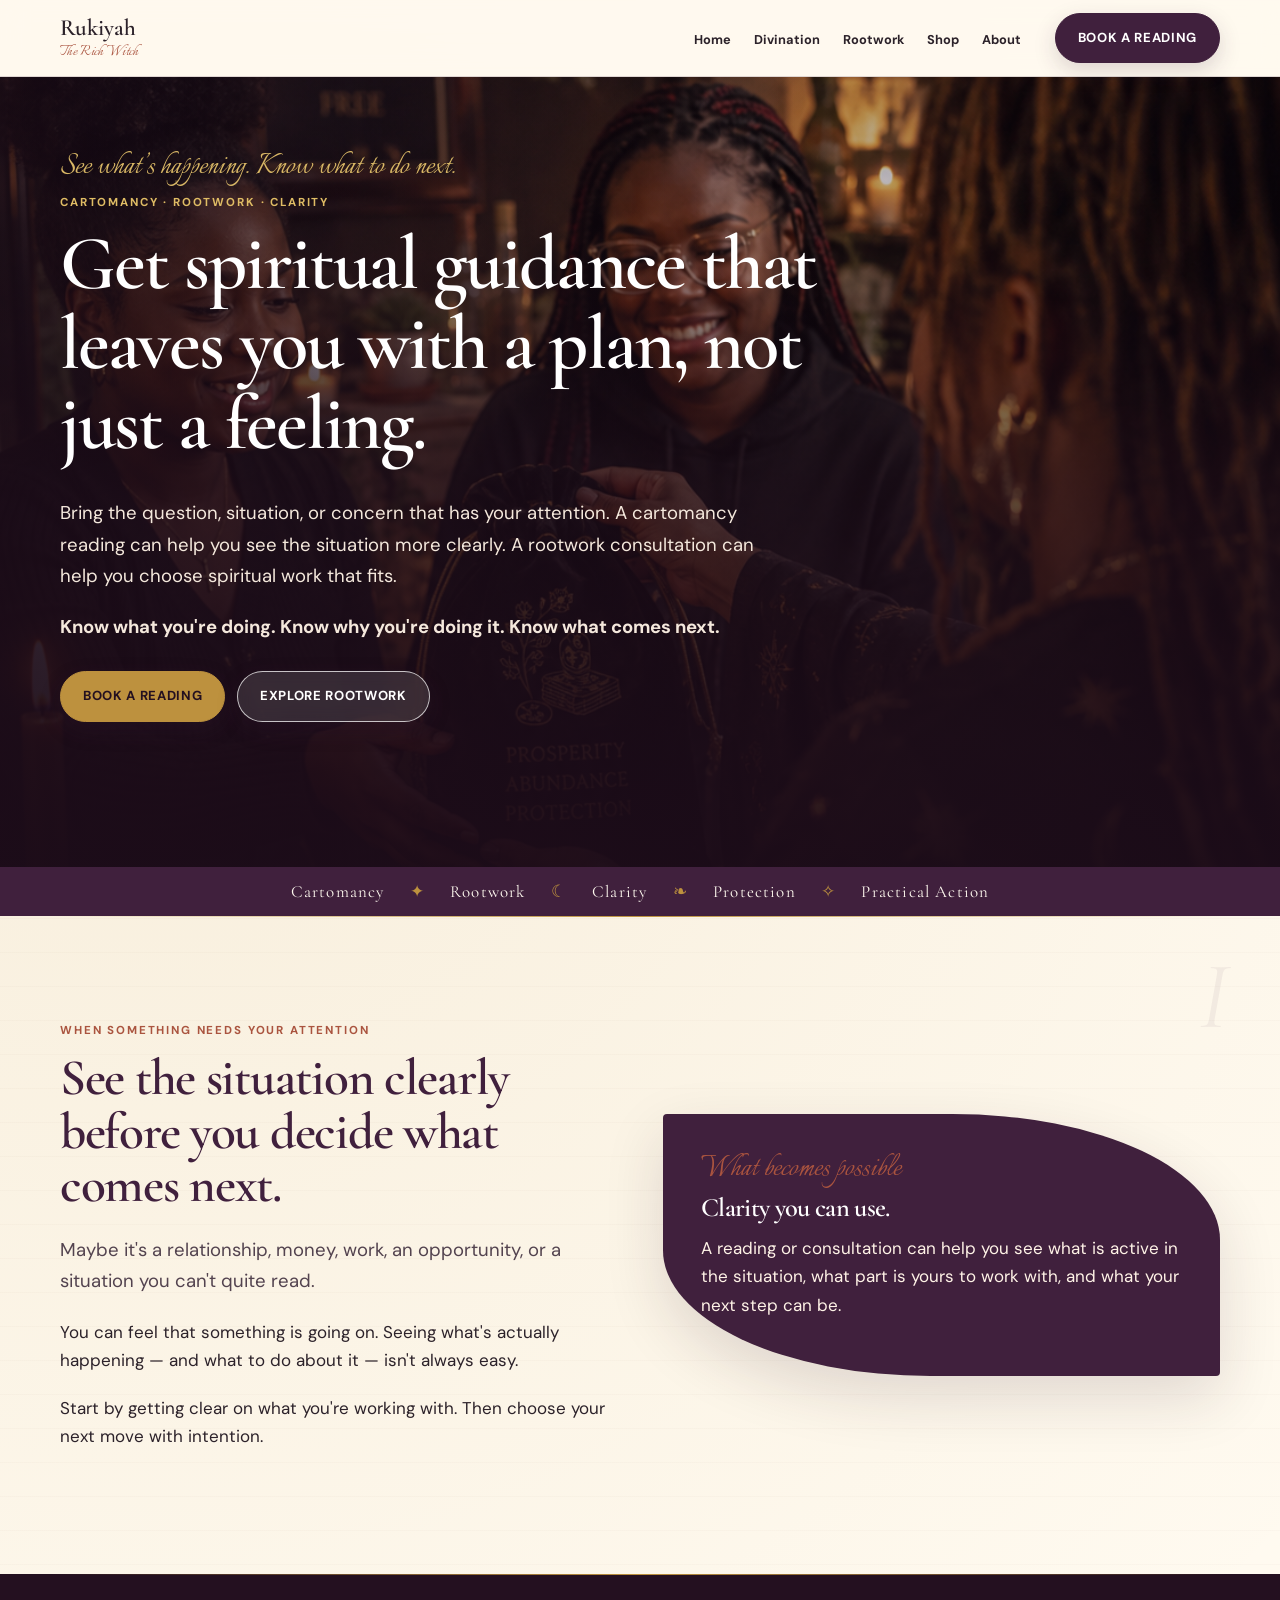
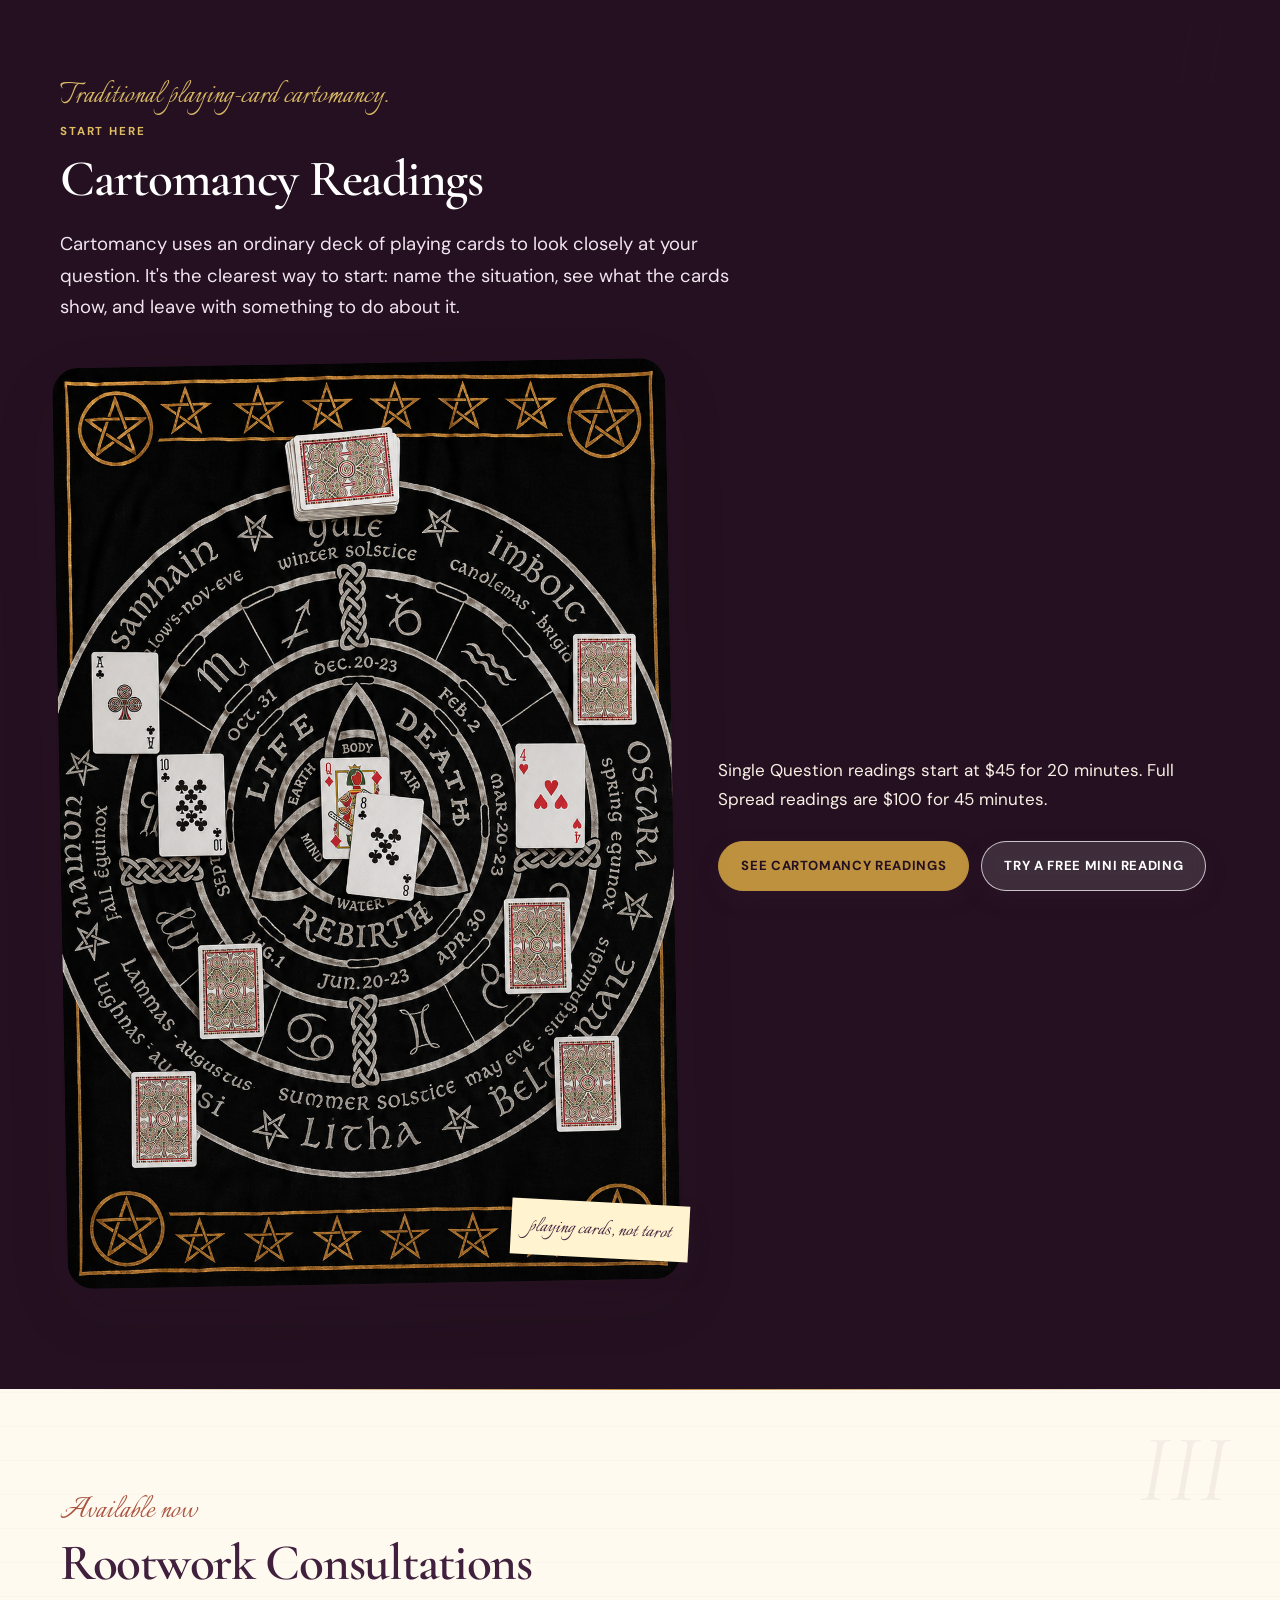
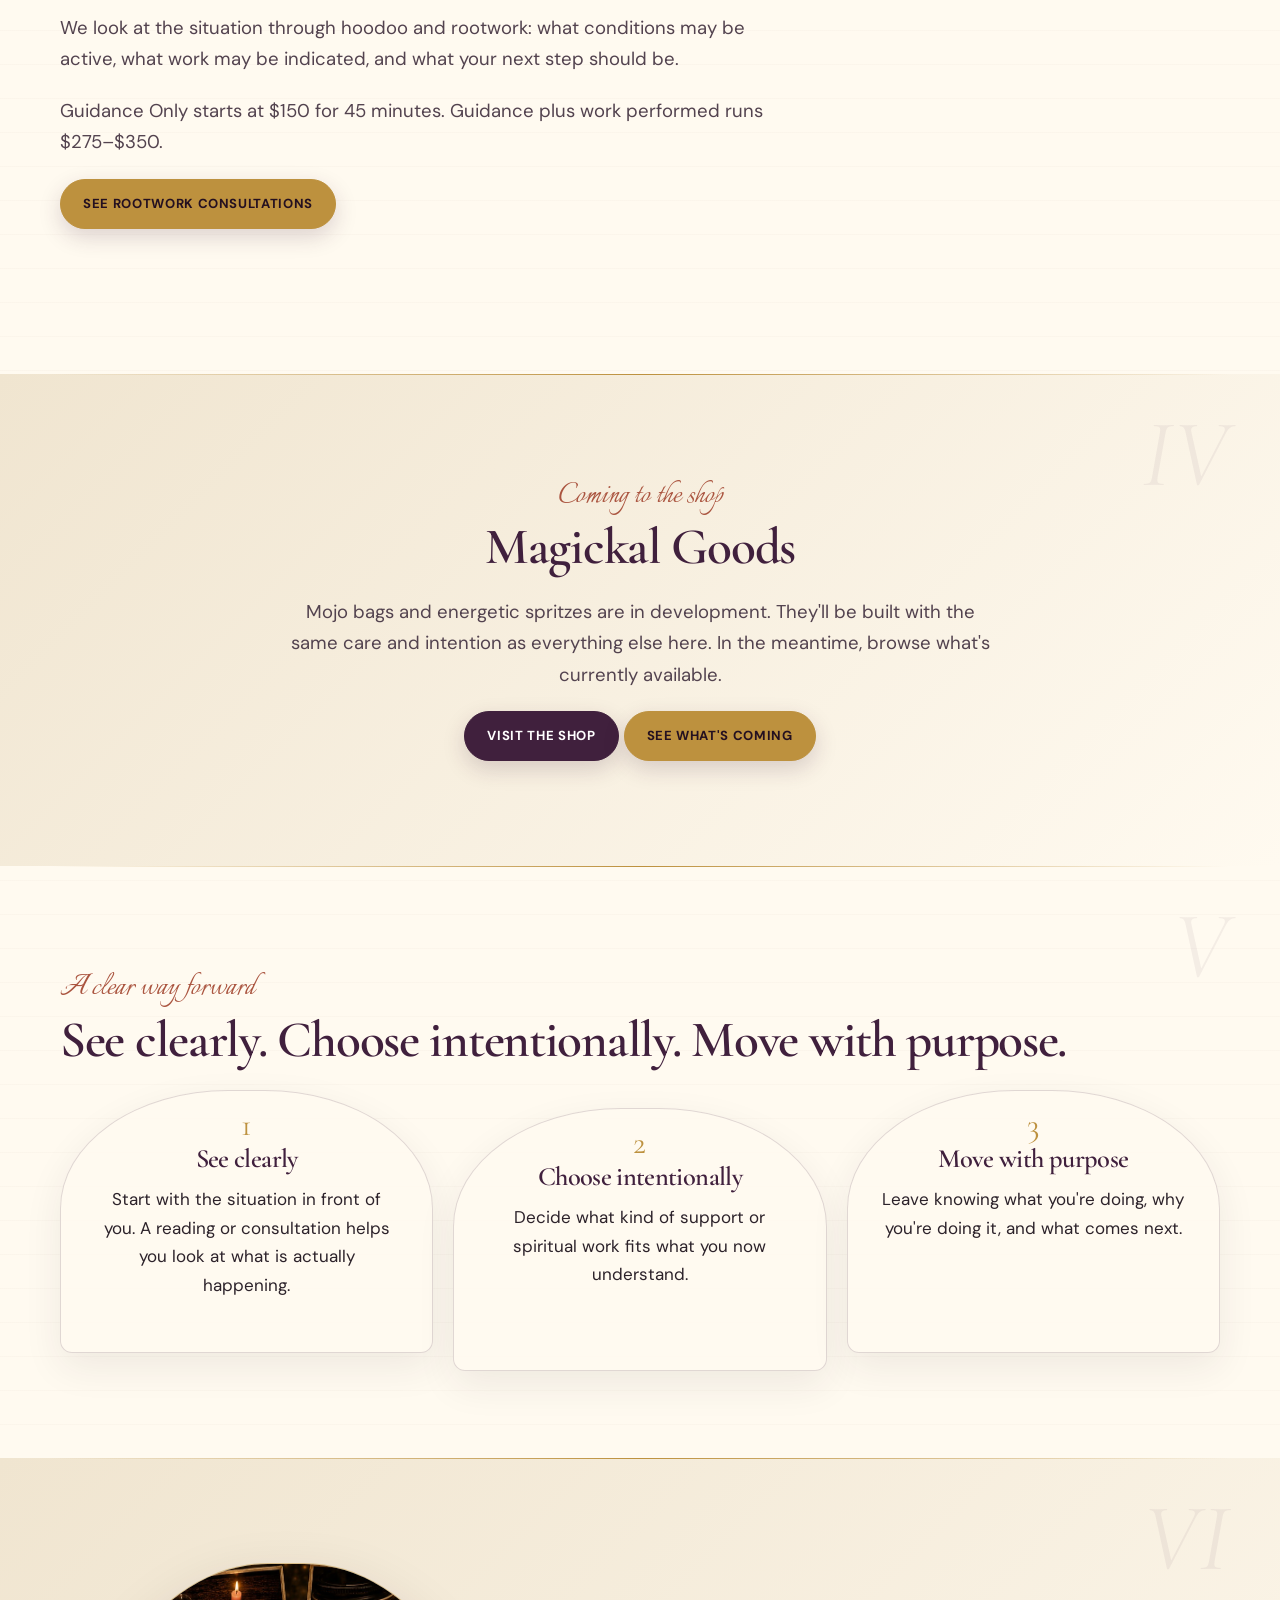
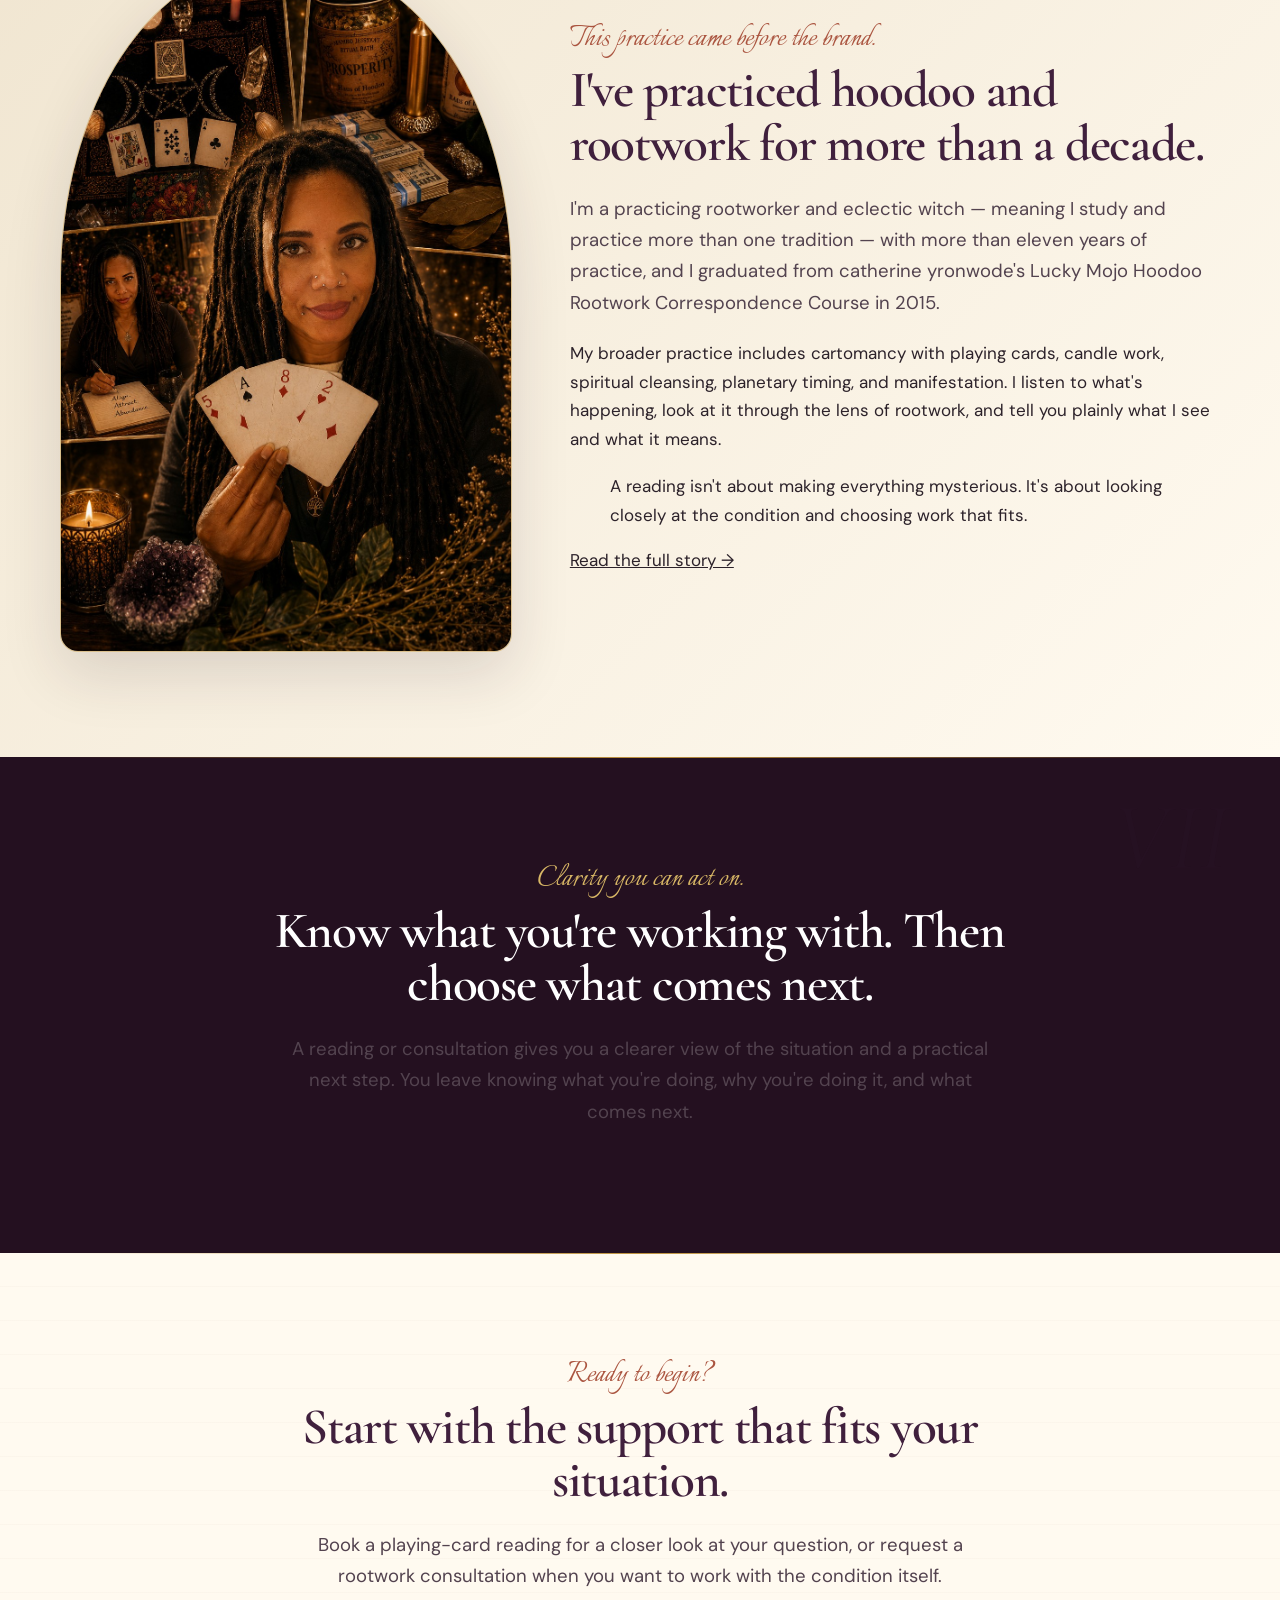
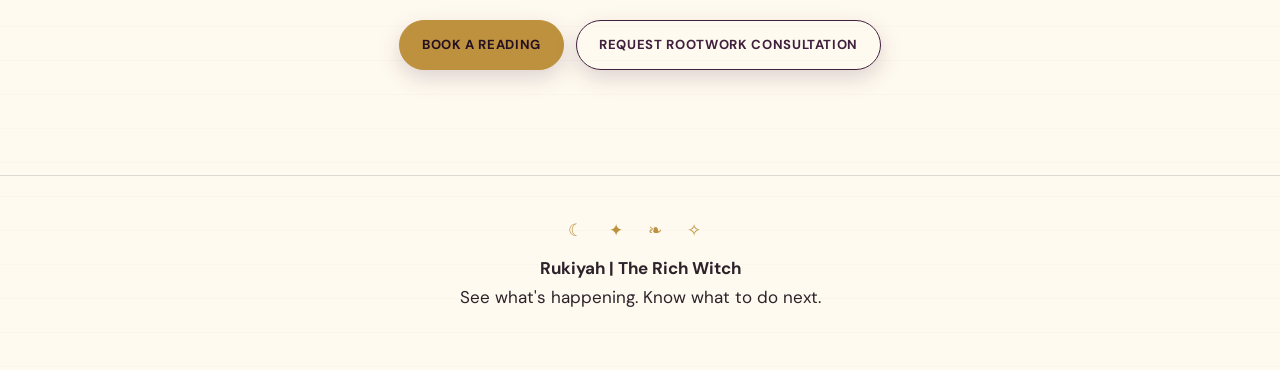
<file: index.html>
<!doctype html><html lang="en"><head><meta charset="utf-8"><meta name="viewport" content="width=device-width,initial-scale=1"><title>The Rich Witch | Cartomancy & Rootwork with Rukiyah Polk</title><meta name="description" content="Playing-card cartomancy and rootwork consultations for people who want spiritual guidance with their feet on the ground."><link rel="stylesheet" href="styles.css"></head><body>
<header class="site-header"><nav class="wrap nav" aria-label="Primary navigation"><a class="brand" href="index.html"><span>Rukiyah</span><em>The Rich Witch</em></a><button class="nav-toggle" aria-label="Open menu" aria-expanded="false">☰</button><ul class="navlinks"><li><a href="index.html">Home</a></li><li><a href="cartomancy.html">Divination</a></li><li><a href="rootwork.html">Rootwork</a></li><li><a href="shop.html">Shop</a></li><li><a href="about.html">About</a></li></ul><a class="button nav-cta" href="cartomancy.html">Book a Reading</a></nav></header>
<main>

<section class="witch-hero"><div class="witch-hero-image"><img src="rootwork-prosperity-session.png" alt="A rootworker presenting a prosperity mojo bag to two smiling clients in a warm spiritual setting"></div><div class="witch-hero-overlay"></div><div class="wrap witch-hero-content"><span class="script gold-script">See what’s happening. Know what to do next.</span><span class="eyebrow gold-text">Cartomancy · Rootwork · Clarity</span><h1>Get spiritual guidance that leaves you with a plan, not just a feeling.</h1><p class="lead">Bring the question, situation, or concern that has your attention. A cartomancy reading can help you see the situation more clearly. A rootwork consultation can help you choose spiritual work that fits.</p><p class="lead"><strong>Know what you're doing. Know why you're doing it. Know what comes next.</strong></p><div class="cta-row"><a class="button gold" href="cartomancy.html">Book a Reading</a><a class="button glass" href="rootwork.html">Explore Rootwork</a></div></div></section>

<div class="ribbon"><div>Cartomancy <span>✦</span> Rootwork <span>☾</span> Clarity <span>❧</span> Protection <span>✧</span> Practical Action</div></div>

<section class="chapter"><span class="chapter-number">I</span><div class="wrap book-spread"><div><span class="eyebrow">When something needs your attention</span><h2>See the situation clearly before you decide what comes next.</h2><p class="lead">Maybe it's a relationship, money, work, an opportunity, or a situation you can't quite read.</p><p>You can feel that something is going on. Seeing what's actually happening — and what to do about it — isn't always easy.</p><p>Start by getting clear on what you're working with. Then choose your next move with intention.</p></div><aside class="future-note"><span class="script">What becomes possible</span><h3>Clarity you can use.</h3><p>A reading or consultation can help you see what is active in the situation, what part is yours to work with, and what your next step can be.</p></aside></div></section>

<section id="cartomancy" class="dark chapter cartomancy-section"><span class="chapter-number">II</span><div class="wrap"><div class="section-heading narrow"><span class="script gold-script">Traditional playing-card cartomancy.</span><span class="eyebrow gold-text">Start here</span><h2>Cartomancy Readings</h2><p class="lead light-lead">Cartomancy uses an ordinary deck of playing cards to look closely at your question. It's the clearest way to start: name the situation, see what the cards show, and leave with something to do about it.</p></div><div class="cartomancy-spread"><div class="card-spread-image"><img src="cartomancy-playing-card-spread.png" alt="A real cartomancy playing-card spread laid out on an altar cloth with pentacles and the Wheel of the Year"></div><div><p class="pale-lead">Single Question readings start at $45 for 20 minutes. Full Spread readings are $100 for 45 minutes.</p><div class="cta-row"><a class="button gold" href="cartomancy.html">See Cartomancy Readings</a><a class="button glass" href="mini-reading.html">Try a Free Mini Reading</a></div></div></div></div></section>

<section id="rootwork" class="chapter"><span class="chapter-number">III</span><div class="wrap"><div class="section-heading narrow"><span class="script">Available now</span><h2>Rootwork Consultations</h2><p class="lead">We look at the situation through hoodoo and rootwork: what conditions may be active, what work may be indicated, and what your next step should be.</p><p class="lead">Guidance Only starts at $150 for 45 minutes. Guidance plus work performed runs $275–$350.</p><a class="button gold" href="rootwork.html">See Rootwork Consultations</a></div></div></section>

<section id="goods" class="soft chapter"><span class="chapter-number">IV</span><div class="wrap narrow center"><span class="script">Coming to the shop</span><h2>Magickal Goods</h2><p class="lead" style="margin-inline:auto">Mojo bags and energetic spritzes are in development. They'll be built with the same care and intention as everything else here. In the meantime, browse what's currently available.</p><a class="button" href="https://rukiyahtherichwitch.etsy.com" target="_blank" rel="noopener">Visit the Shop</a> <a class="button gold" href="shop.html">See What's Coming</a></div></section>

<section class="chapter"><span class="chapter-number">V</span><div class="wrap"><span class="script">A clear way forward</span><h2>See clearly. Choose intentionally. Move with purpose.</h2><div class="three plan-grid"><article class="card" data-step="1"><h3>See clearly</h3><p>Start with the situation in front of you. A reading or consultation helps you look at what is actually happening.</p></article><article class="card" data-step="2"><h3>Choose intentionally</h3><p>Decide what kind of support or spiritual work fits what you now understand.</p></article><article class="card" data-step="3"><h3>Move with purpose</h3><p>Leave knowing what you're doing, why you're doing it, and what comes next.</p></article></div></div></section>

<section id="guide" class="soft chapter"><span class="chapter-number">VI</span><div class="wrap guide-layout"><figure class="guide-photo sanctuary-photo"><img src="rukiyah-sanctuary.png" alt="Rukiyah holding a fanned hand of playing cards, surrounded by rootwork tools, candles, and prosperity products at her altar"></figure><div><span class="script">This practice came before the brand.</span><h2>I've practiced hoodoo and rootwork for more than a decade.</h2><p class="lead">I'm a practicing rootworker and eclectic witch — meaning I study and practice more than one tradition — with more than eleven years of practice, and I graduated from catherine yronwode's Lucky Mojo Hoodoo Rootwork Correspondence Course in 2015.</p><p>My broader practice includes cartomancy with playing cards, candle work, spiritual cleansing, planetary timing, and manifestation. I listen to what's happening, look at it through the lens of rootwork, and tell you plainly what I see and what it means.</p><blockquote class="quote">A reading isn't about making everything mysterious. It's about looking closely at the condition and choosing work that fits.</blockquote><p><a href="about.html">Read the full story →</a></p></div></div></section>

<section class="dark chapter"><span class="chapter-number">VII</span><div class="wrap narrow center"><span class="script gold-script">Clarity you can act on.</span><h2>Know what you're working with. Then choose what comes next.</h2><p class="lead pale-lead" style="margin-inline:auto">A reading or consultation gives you a clearer view of the situation and a practical next step. You leave knowing what you're doing, why you're doing it, and what comes next.</p></div></section>

<section id="final-cta" class="chapter"><div class="wrap narrow center"><span class="script">Ready to begin?</span><h2>Start with the support that fits your situation.</h2><p class="lead" style="margin-inline:auto">Book a playing-card reading for a closer look at your question, or request a rootwork consultation when you want to work with the condition itself.</p><div class="cta-row" style="justify-content:center"><a class="button gold" href="cartomancy.html">Book a Reading</a><a class="button light" href="rootwork.html">Request Rootwork Consultation</a></div></div></section>

</main><footer><div class="wrap"><div class="footer-symbols">☾ ✦ ❧ ✧</div><strong>Rukiyah | The Rich Witch</strong><p>See what's happening. Know what to do next.</p></div></footer><script src="site.js"></script></body></html>
</file>
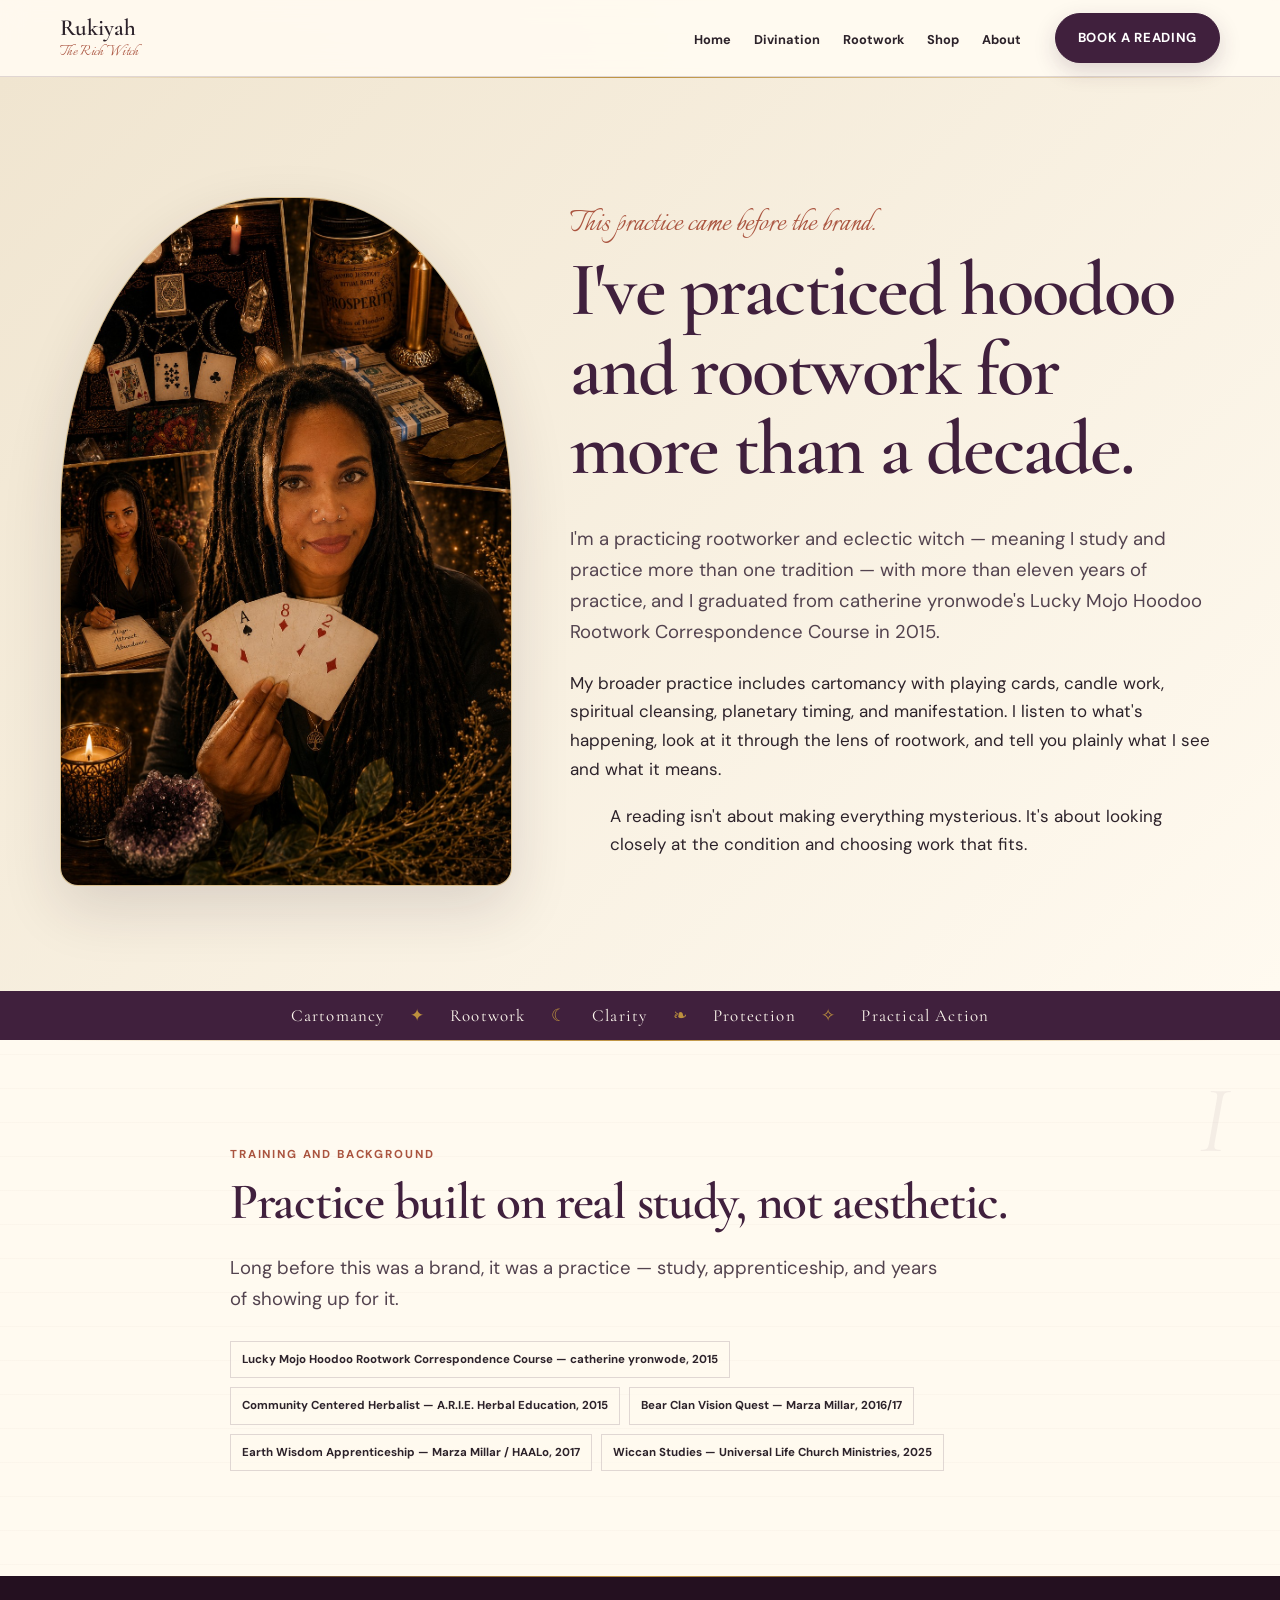
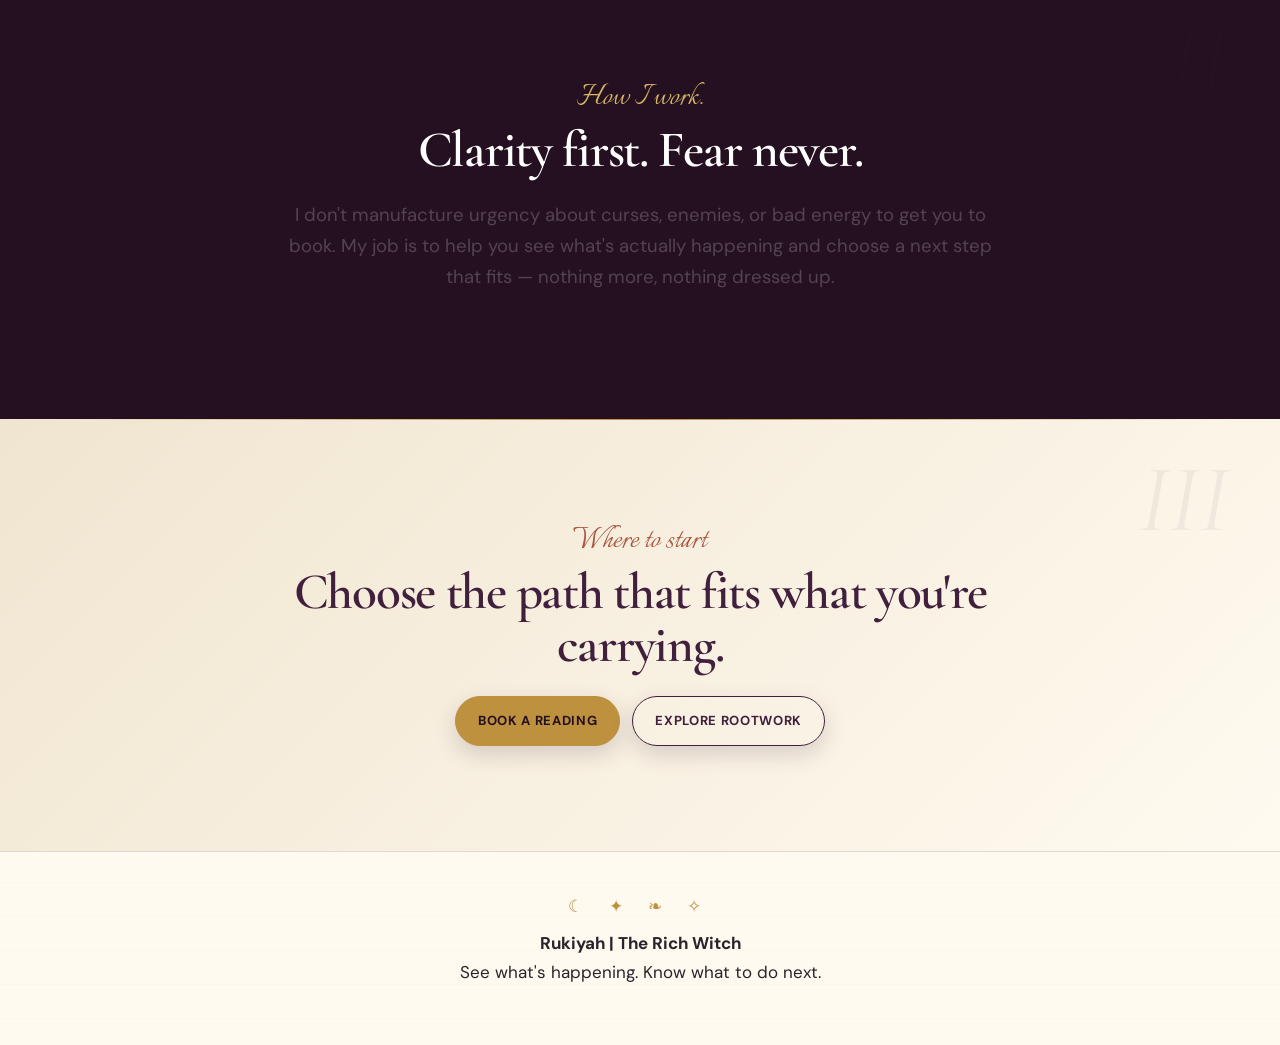
<file: about.html>
<!doctype html><html lang="en"><head><meta charset="utf-8"><meta name="viewport" content="width=device-width,initial-scale=1"><title>About Rukiyah | The Rich Witch</title><meta name="description" content="Rukiyah is a practicing rootworker and eclectic witch with more than a decade of hoodoo, rootwork, and cartomancy practice."><link rel="stylesheet" href="styles.css"></head><body>
<header class="site-header"><nav class="wrap nav" aria-label="Primary navigation"><a class="brand" href="index.html"><span>Rukiyah</span><em>The Rich Witch</em></a><button class="nav-toggle" aria-label="Open menu" aria-expanded="false">☰</button><ul class="navlinks"><li><a href="index.html">Home</a></li><li><a href="cartomancy.html">Divination</a></li><li><a href="rootwork.html">Rootwork</a></li><li><a href="shop.html">Shop</a></li><li><a href="about.html">About</a></li></ul><a class="button nav-cta" href="cartomancy.html">Book a Reading</a></nav></header>
<main>

<section class="soft chapter" style="padding-top:120px"><div class="wrap guide-layout"><figure class="guide-photo sanctuary-photo"><img src="rukiyah-sanctuary.png" alt="Rukiyah holding a fanned hand of playing cards, surrounded by rootwork tools, candles, and prosperity products at her altar"></figure><div><span class="script">This practice came before the brand.</span><h1>I've practiced hoodoo and rootwork for more than a decade.</h1><p class="lead">I'm a practicing rootworker and eclectic witch — meaning I study and practice more than one tradition — with more than eleven years of practice, and I graduated from catherine yronwode's Lucky Mojo Hoodoo Rootwork Correspondence Course in 2015.</p><p>My broader practice includes cartomancy with playing cards, candle work, spiritual cleansing, planetary timing, and manifestation. I listen to what's happening, look at it through the lens of rootwork, and tell you plainly what I see and what it means.</p><blockquote class="quote">A reading isn't about making everything mysterious. It's about looking closely at the condition and choosing work that fits.</blockquote></div></div></section>

<div class="ribbon"><div>Cartomancy <span>✦</span> Rootwork <span>☾</span> Clarity <span>❧</span> Protection <span>✧</span> Practical Action</div></div>

<section class="chapter"><span class="chapter-number">I</span><div class="wrap narrow"><span class="eyebrow">Training and background</span><h2>Practice built on real study, not aesthetic.</h2><p class="lead">Long before this was a brand, it was a practice — study, apprenticeship, and years of showing up for it.</p><div class="authority-strip"><span>Lucky Mojo Hoodoo Rootwork Correspondence Course — catherine yronwode, 2015</span><span>Community Centered Herbalist — A.R.I.E. Herbal Education, 2015</span><span>Bear Clan Vision Quest — Marza Millar, 2016/17</span><span>Earth Wisdom Apprenticeship — Marza Millar / HAALo, 2017</span><span>Wiccan Studies — Universal Life Church Ministries, 2025</span></div></div></section>

<section class="dark chapter"><span class="chapter-number">II</span><div class="wrap narrow center"><span class="script gold-script">How I work.</span><h2>Clarity first. Fear never.</h2><p class="lead pale-lead" style="margin-inline:auto">I don't manufacture urgency about curses, enemies, or bad energy to get you to book. My job is to help you see what's actually happening and choose a next step that fits — nothing more, nothing dressed up.</p></div></section>

<section class="soft chapter"><span class="chapter-number">III</span><div class="wrap narrow center"><span class="script">Where to start</span><h2>Choose the path that fits what you're carrying.</h2><div class="cta-row" style="justify-content:center;margin-top:20px"><a class="button gold" href="cartomancy.html">Book a Reading</a><a class="button light" href="rootwork.html">Explore Rootwork</a></div></div></section>

</main><footer><div class="wrap"><div class="footer-symbols">☾ ✦ ❧ ✧</div><strong>Rukiyah | The Rich Witch</strong><p>See what's happening. Know what to do next.</p></div></footer><script src="site.js"></script></body></html>
</file>
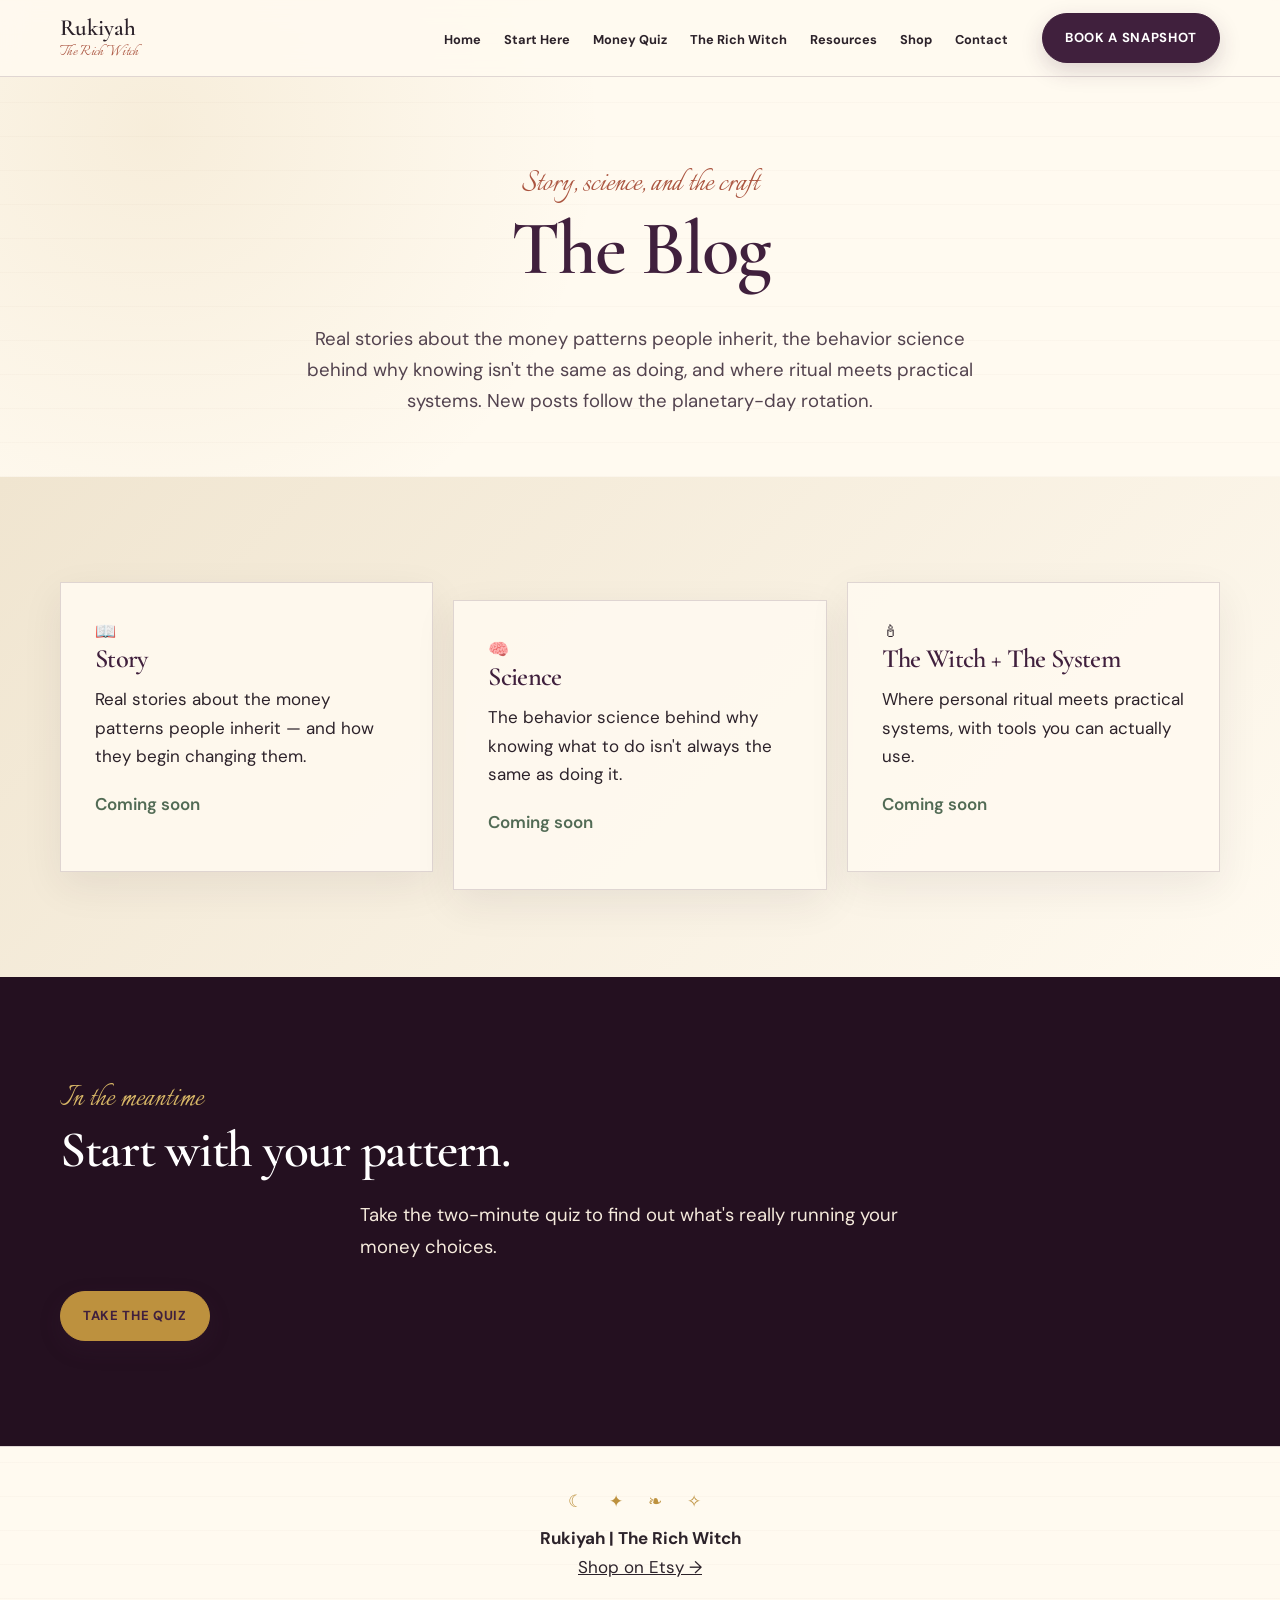
<file: blog.html>
<!doctype html><html lang="en"><head><meta charset="utf-8"><meta name="viewport" content="width=device-width,initial-scale=1"><title>Blog | Rukiyah, The Rich Witch</title><meta name="description" content="Stories, science, and the craft behind Money Behavior Strategy™ — from Rukiyah, The Rich Witch."><link rel="stylesheet" href="styles.css"></head><body>
<header class="site-header"><nav class="wrap nav" aria-label="Primary navigation"><a class="brand" href="index.html"><span>Rukiyah</span><em>The Rich Witch</em></a><button class="nav-toggle" aria-label="Open menu" aria-expanded="false">☰</button><ul class="navlinks"><li><a href="index.html">Home</a></li><li><a href="index.html#path">Start Here</a></li><li><a href="money-pattern-quiz.html">Money Quiz</a></li><li><a href="the-rich-witch.html">The Rich Witch</a></li><li><a href="blog.html">Resources</a></li><li><a href="https://rukiyahtherichwitch.etsy.com" target="_blank" rel="noopener noreferrer">Shop</a></li><li><a href="index.html#contact">Contact</a></li></ul><a class="button nav-cta" href="index.html#snapshot">Book a Snapshot</a></nav></header>
<main>
<section class="subhero"><div class="wrap"><span class="script">Story, science, and the craft</span><h1>The Blog</h1><p class="lead" style="max-width:680px;margin:auto">Real stories about the money patterns people inherit, the behavior science behind why knowing isn't the same as doing, and where ritual meets practical systems. New posts follow the planetary-day rotation.</p></div></section>

<section class="soft"><div class="wrap"><div class="three">

<article class="card"><span class="icon">📖</span><h3>Story</h3><p>Real stories about the money patterns people inherit — and how they begin changing them.</p><p class="muted" style="margin-top:16px;font-weight:600;">Coming soon</p></article>

<article class="card"><span class="icon">🧠</span><h3>Science</h3><p>The behavior science behind why knowing what to do isn't always the same as doing it.</p><p class="muted" style="margin-top:16px;font-weight:600;">Coming soon</p></article>

<article class="card"><span class="icon">🕯</span><h3>The Witch + The System</h3><p>Where personal ritual meets practical systems, with tools you can actually use.</p><p class="muted" style="margin-top:16px;font-weight:600;">Coming soon</p></article>

</div></div></section>

<section class="dark final-cta"><div class="wrap"><span class="script" style="color:#d9b867">In the meantime</span><h2>Start with your pattern.</h2><p class="lead" style="color:#f5eadc;max-width:560px;margin:0 auto 24px;">Take the two-minute quiz to find out what's really running your money choices.</p><div class="cta-row"><a class="button" style="background:var(--gold);color:var(--plum);border-color:var(--gold)" href="money-pattern-quiz.html">Take the Quiz</a></div></div></section>

</main>
<footer><div class="wrap"><div class="footer-symbols">☾ ✦ ❧ ✧</div><strong>Rukiyah | The Rich Witch</strong><br><a href="https://rukiyahtherichwitch.etsy.com" target="_blank" rel="noopener noreferrer">Shop on Etsy →</a></div></footer>
<script>document.querySelectorAll('.navlinks a').forEach(a=>a.addEventListener('click',()=>document.querySelector('.navlinks').classList.remove('open')))</script><script src="site.js"></script></body></html>
</file>
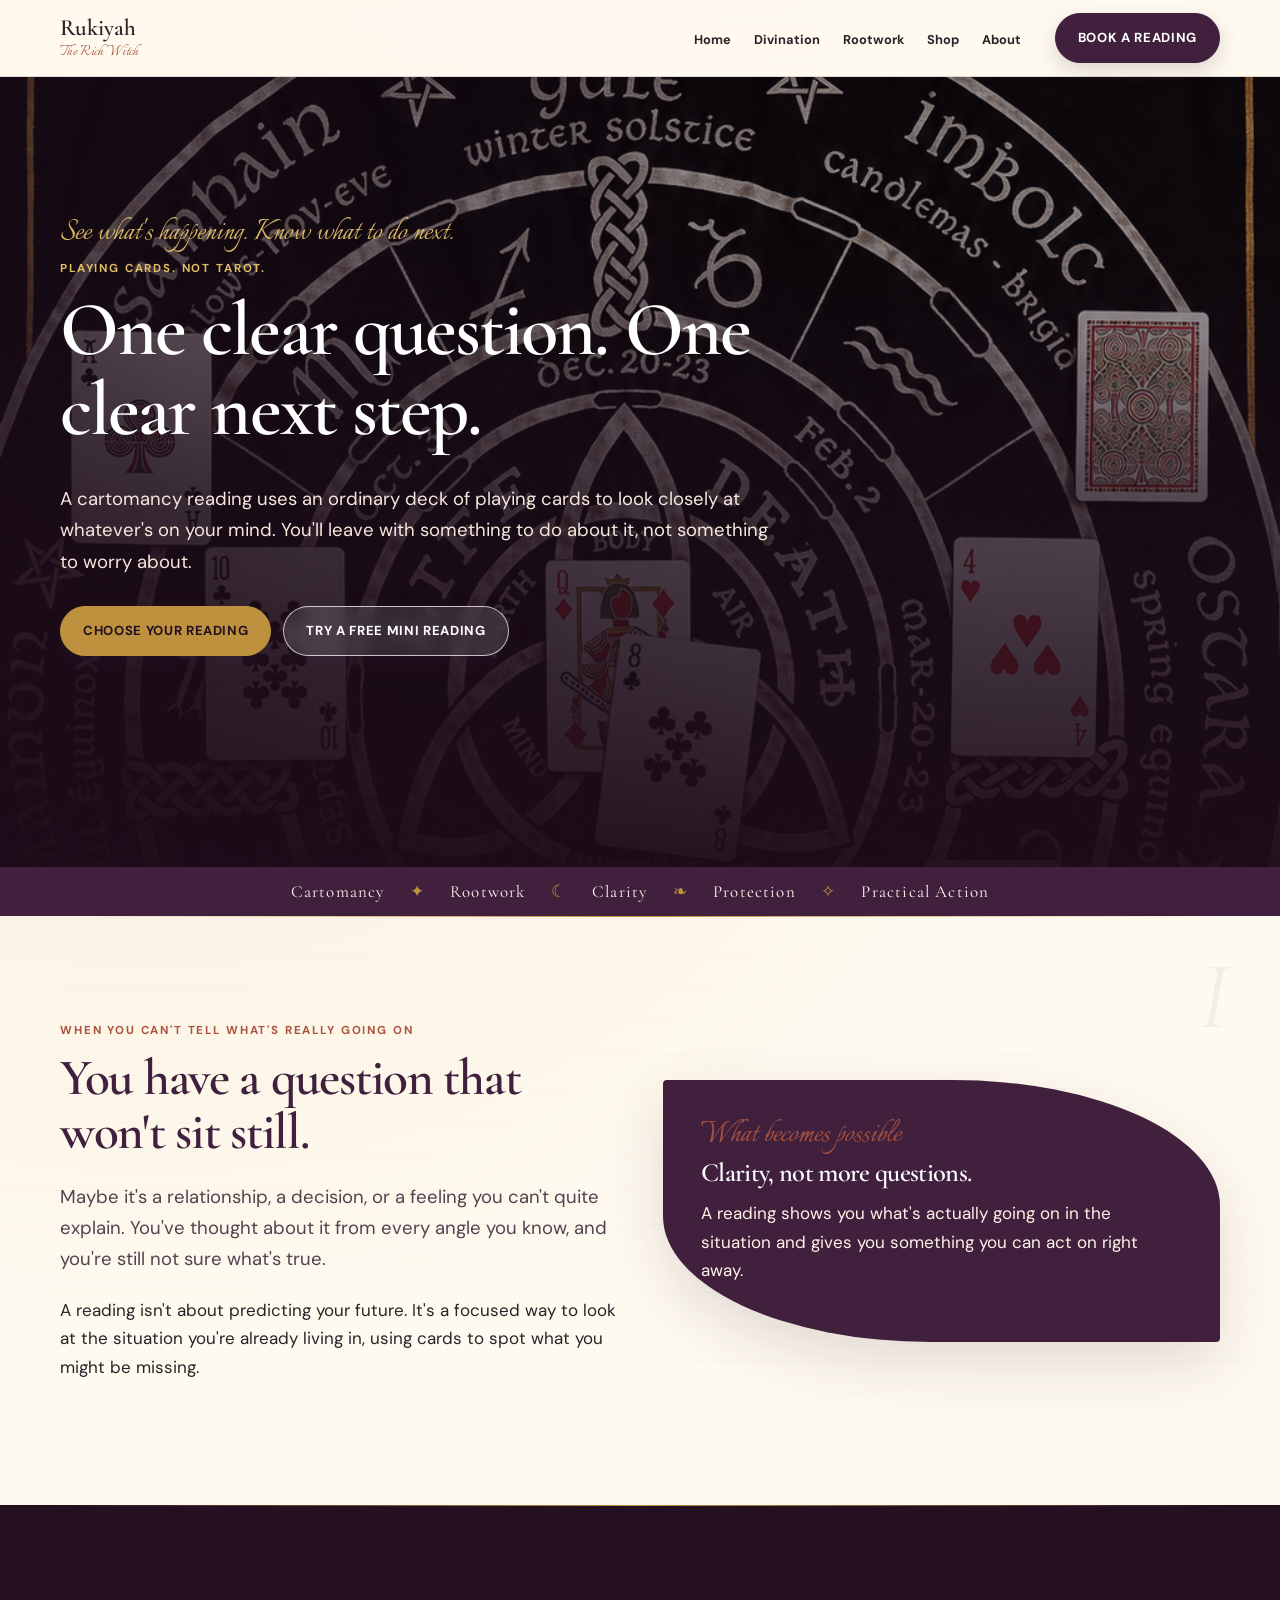
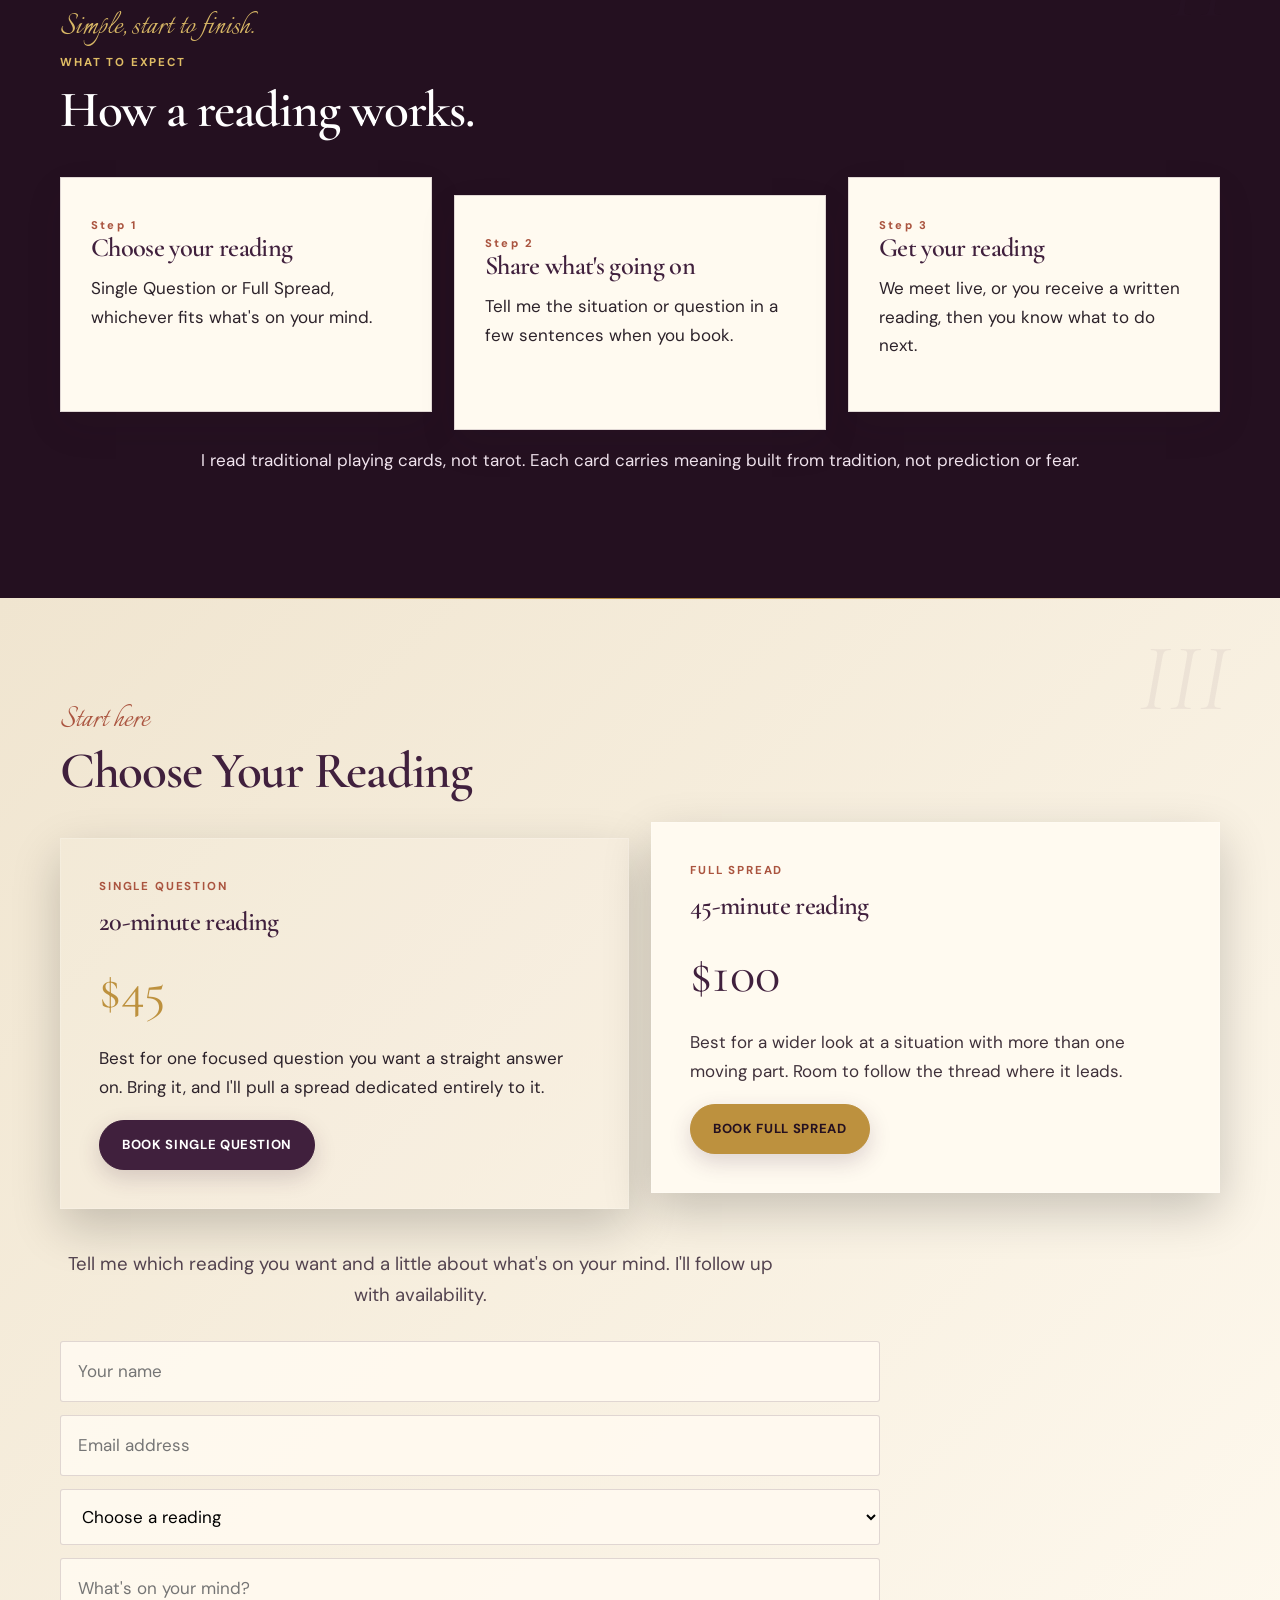
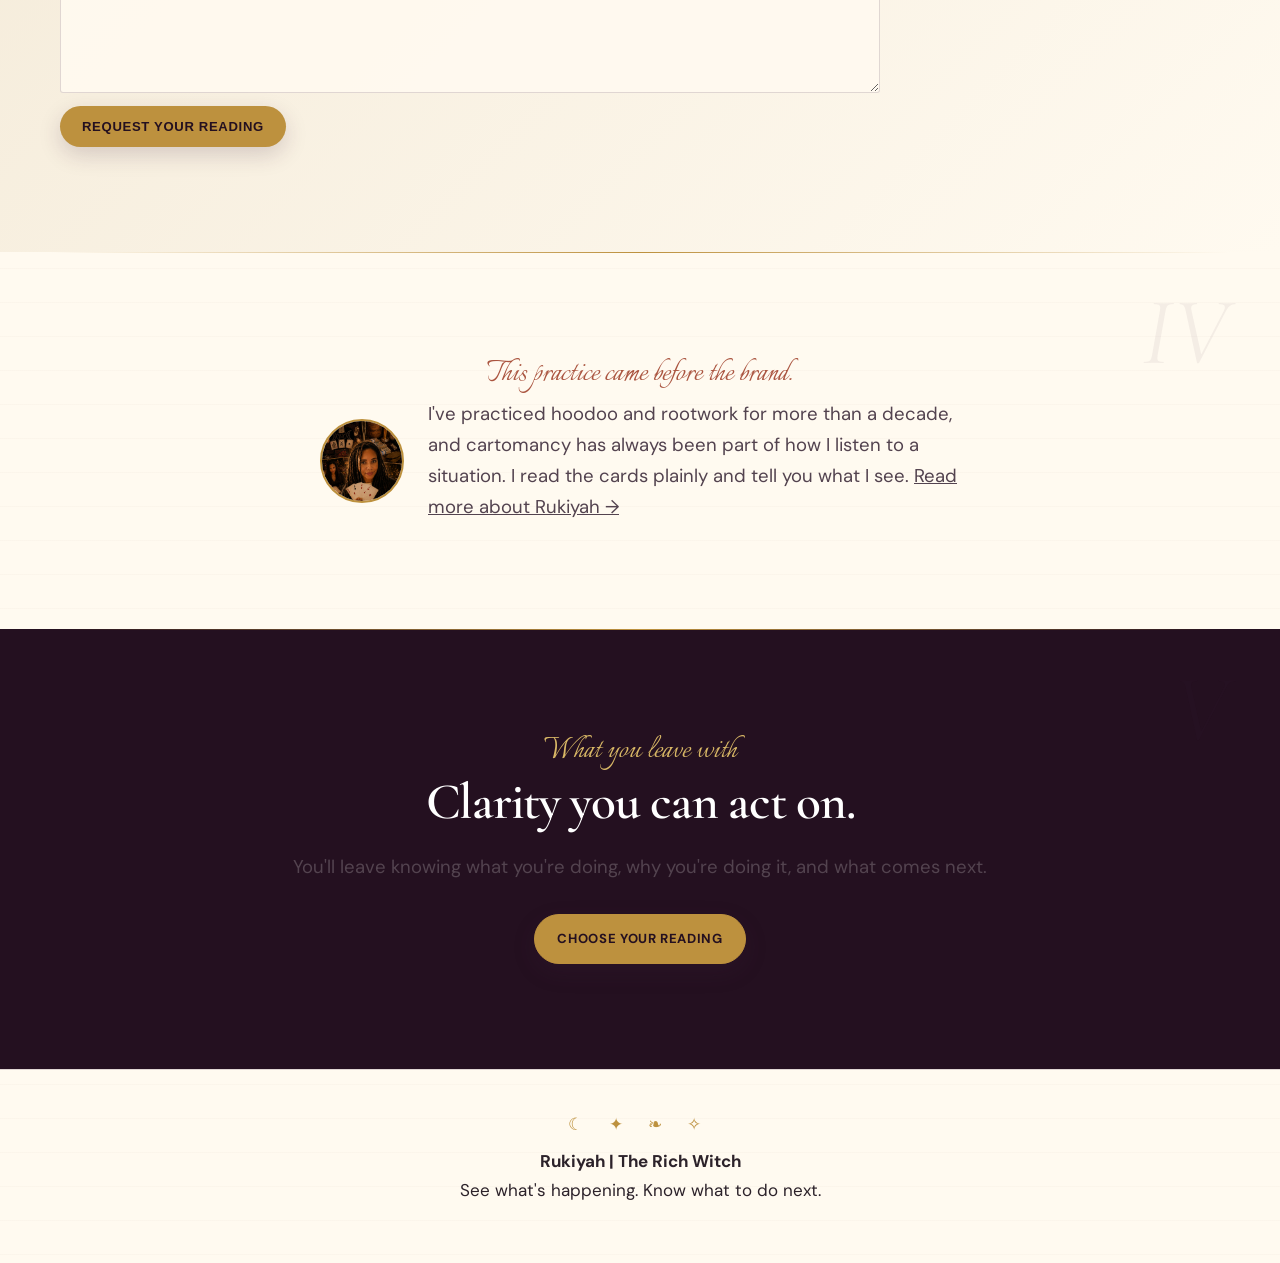
<file: cartomancy.html>
<!doctype html><html lang="en"><head><meta charset="utf-8"><meta name="viewport" content="width=device-width,initial-scale=1"><title>Cartomancy Readings | The Rich Witch</title><meta name="description" content="Traditional playing-card cartomancy readings with Rukiyah. Not tarot. Book a Single Question or Full Spread reading."><link rel="stylesheet" href="styles.css"></head><body>
<header class="site-header"><nav class="wrap nav" aria-label="Primary navigation"><a class="brand" href="index.html"><span>Rukiyah</span><em>The Rich Witch</em></a><button class="nav-toggle" aria-label="Open menu" aria-expanded="false">☰</button><ul class="navlinks"><li><a href="index.html">Home</a></li><li><a href="cartomancy.html">Divination</a></li><li><a href="rootwork.html">Rootwork</a></li><li><a href="shop.html">Shop</a></li><li><a href="about.html">About</a></li></ul><a class="button nav-cta" href="#offers">Book a Reading</a></nav></header>
<main>

<section class="witch-hero"><div class="witch-hero-image"><img src="cartomancy-playing-card-spread.png" alt="A real cartomancy playing-card spread laid out on an altar cloth with pentacles and the Wheel of the Year"></div><div class="witch-hero-overlay"></div><div class="wrap witch-hero-content"><span class="script gold-script">See what's happening. Know what to do next.</span><span class="eyebrow gold-text">Playing Cards. Not Tarot.</span><h1>One clear question. One clear next step.</h1><p class="lead">A cartomancy reading uses an ordinary deck of playing cards to look closely at whatever's on your mind. You'll leave with something to do about it, not something to worry about.</p><div class="cta-row"><a class="button gold" href="#offers">Choose Your Reading</a><a class="button glass" href="mini-reading.html">Try a Free Mini Reading</a></div></div></section>

<div class="ribbon"><div>Cartomancy <span>✦</span> Rootwork <span>☾</span> Clarity <span>❧</span> Protection <span>✧</span> Practical Action</div></div>

<section class="chapter"><span class="chapter-number">I</span><div class="wrap book-spread"><div><span class="eyebrow">When you can't tell what's really going on</span><h2>You have a question that won't sit still.</h2><p class="lead">Maybe it's a relationship, a decision, or a feeling you can't quite explain. You've thought about it from every angle you know, and you're still not sure what's true.</p><p>A reading isn't about predicting your future. It's a focused way to look at the situation you're already living in, using cards to spot what you might be missing.</p></div><aside class="future-note"><span class="script">What becomes possible</span><h3>Clarity, not more questions.</h3><p>A reading shows you what's actually going on in the situation and gives you something you can act on right away.</p></aside></div></section>

<section id="process" class="dark chapter"><span class="chapter-number">II</span><div class="wrap"><div class="section-heading narrow"><span class="script gold-script">Simple, start to finish.</span><span class="eyebrow gold-text">What to expect</span><h2>How a reading works.</h2></div><div class="journey-grid"><article class="journey-card"><span class="journey-word">Step 1</span><h3>Choose your reading</h3><p>Single Question or Full Spread, whichever fits what's on your mind.</p></article><article class="journey-card"><span class="journey-word">Step 2</span><h3>Share what's going on</h3><p>Tell me the situation or question in a few sentences when you book.</p></article><article class="journey-card"><span class="journey-word">Step 3</span><h3>Get your reading</h3><p>We meet live, or you receive a written reading, then you know what to do next.</p></article></div><p class="light-lead" style="text-align:center;margin-top:34px">I read traditional playing cards, not tarot. Each card carries meaning built from tradition, not prediction or fear.</p></div></section>

<section id="offers" class="soft chapter"><span class="chapter-number">III</span><div class="wrap"><div class="section-heading narrow"><span class="script">Start here</span><h2>Choose Your Reading</h2></div><div class="offer-grid"><article class="offer-card"><span class="eyebrow">Single Question</span><h3>20-minute reading</h3><div class="price-tag"><strong>$45</strong></div><p>Best for one focused question you want a straight answer on. Bring it, and I'll pull a spread dedicated entirely to it.</p><a class="button" href="#reading-contact">Book Single Question</a></article><article class="offer-card featured"><span class="eyebrow">Full Spread</span><h3>45-minute reading</h3><div class="price-tag"><strong>$100</strong></div><p>Best for a wider look at a situation with more than one moving part. Room to follow the thread where it leads.</p><a class="button gold" href="#reading-contact">Book Full Spread</a></article></div><div id="reading-contact" class="narrow center" style="margin-top:40px"><p class="lead">Tell me which reading you want and a little about what's on your mind. I'll follow up with availability.</p><form class="contact-form" action="mailto:rukiyah@rukiyahpolk.com" method="post" enctype="text/plain"><input type="hidden" name="subject" value="Cartomancy Reading Request"><input name="name" placeholder="Your name" required><input type="email" name="email" placeholder="Email address" required><select name="reading" required><option value="">Choose a reading</option><option>Single Question — $45</option><option>Full Spread — $100</option></select><textarea name="message" placeholder="What's on your mind?"></textarea><button class="button gold" type="submit">Request Your Reading</button></form></div></div></section>

<section class="chapter"><span class="chapter-number">IV</span><div class="wrap narrow center"><span class="script">This practice came before the brand.</span><div class="guide-compact"><div class="guide-compact-photo"><img src="rukiyah-sanctuary.png" alt="Rukiyah holding a fanned hand of playing cards, surrounded by rootwork tools, candles, and prosperity products at her altar"></div><p class="lead" style="text-align:left;margin:0">I've practiced hoodoo and rootwork for more than a decade, and cartomancy has always been part of how I listen to a situation. I read the cards plainly and tell you what I see. <a href="index.html#guide">Read more about Rukiyah →</a></p></div></div></section>

<section class="dark chapter"><span class="chapter-number">V</span><div class="wrap narrow center"><span class="script gold-script">What you leave with</span><h2>Clarity you can act on.</h2><p class="lead pale-lead" style="margin-inline:auto">You'll leave knowing what you're doing, why you're doing it, and what comes next.</p><div class="cta-row" style="justify-content:center;margin-top:30px"><a class="button gold" href="#offers">Choose Your Reading</a></div></div></section>

</main><footer><div class="wrap"><div class="footer-symbols">☾ ✦ ❧ ✧</div><strong>Rukiyah | The Rich Witch</strong><p>See what's happening. Know what to do next.</p></div></footer><script src="site.js"></script></body></html>
</file>
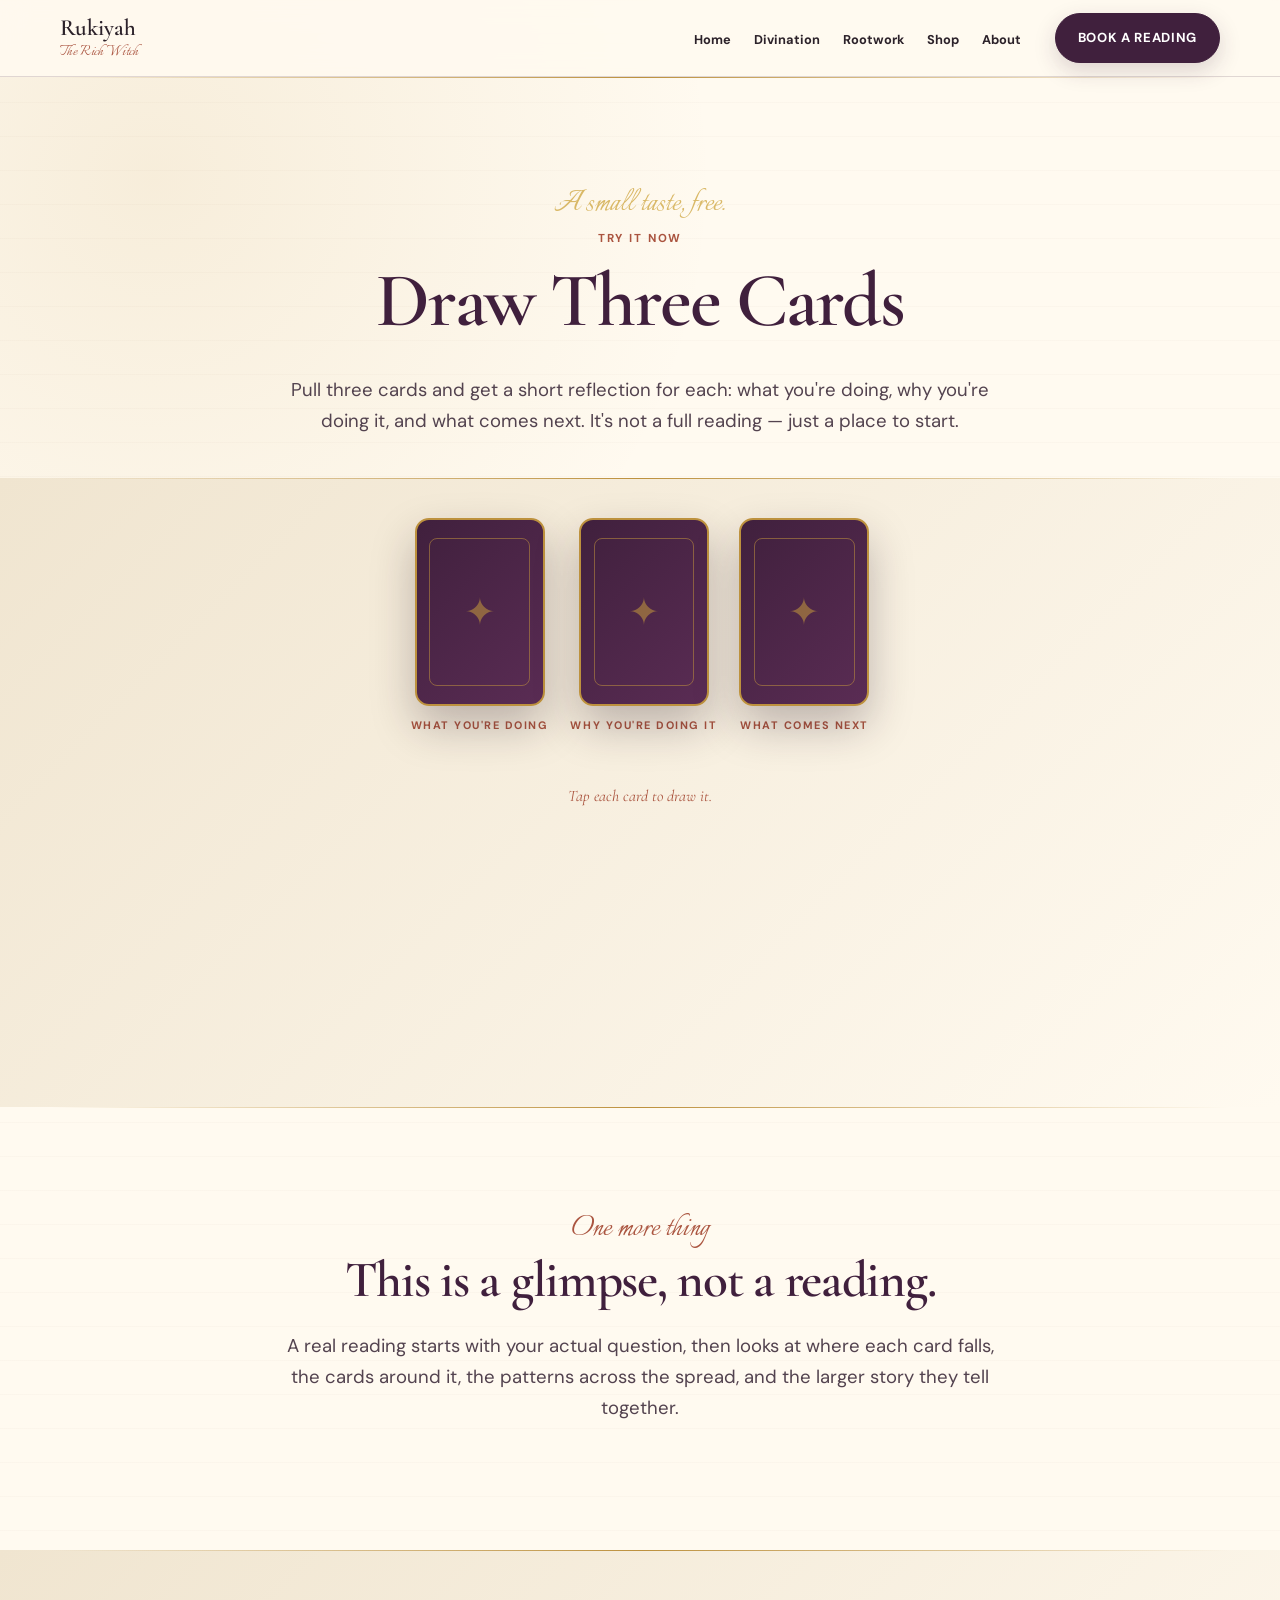
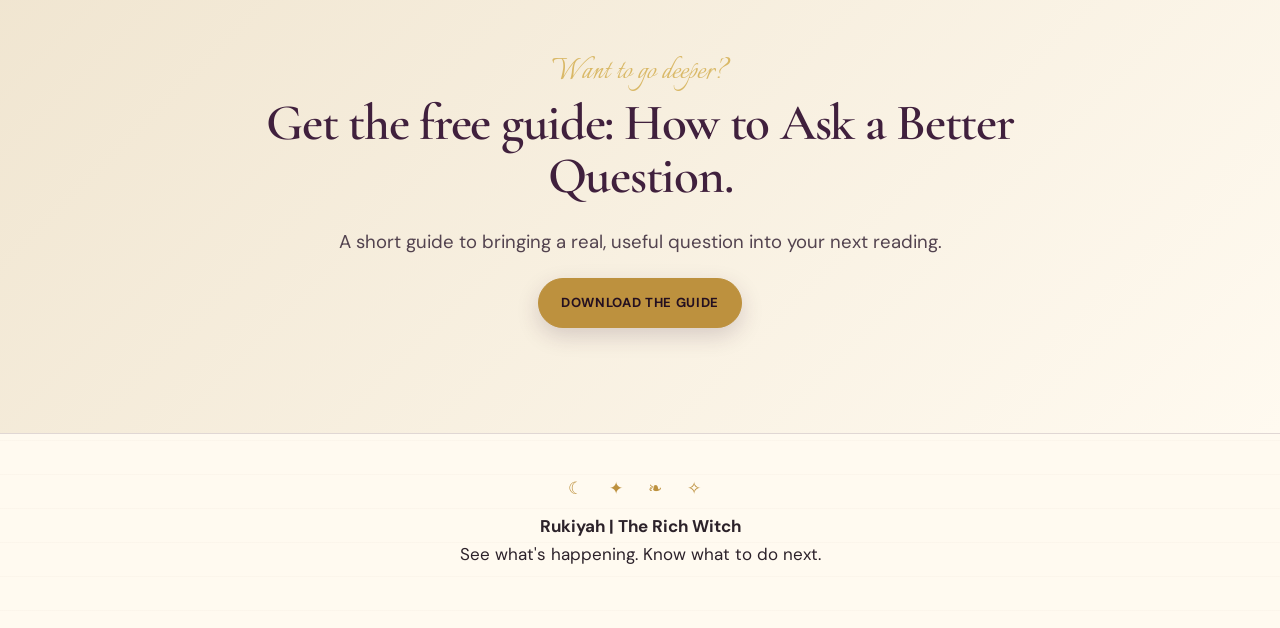
<file: mini-reading.html>
<!doctype html><html lang="en"><head><meta charset="utf-8"><meta name="viewport" content="width=device-width,initial-scale=1"><title>Try a Mini Reading | The Rich Witch</title><meta name="description" content="Draw three cards and get a short reflection for each: what you're doing, why you're doing it, and what comes next. A small taste of cartomancy, free."><link rel="stylesheet" href="styles.css"></head><body>
<header class="site-header"><nav class="wrap nav" aria-label="Primary navigation"><a class="brand" href="index.html"><span>Rukiyah</span><em>The Rich Witch</em></a><button class="nav-toggle" aria-label="Open menu" aria-expanded="false">☰</button><ul class="navlinks"><li><a href="index.html">Home</a></li><li><a href="cartomancy.html">Divination</a></li><li><a href="rootwork.html">Rootwork</a></li><li><a href="shop.html">Shop</a></li><li><a href="about.html">About</a></li></ul><a class="button nav-cta" href="cartomancy.html">Book a Reading</a></nav></header>
<main>

<section class="chapter" style="padding-top:110px;padding-bottom:20px"><div class="wrap narrow center"><span class="script gold-script">A small taste, free.</span><span class="eyebrow">Try It Now</span><h1>Draw Three Cards</h1><p class="lead" style="margin-inline:auto">Pull three cards and get a short reflection for each: what you're doing, why you're doing it, and what comes next. It's not a full reading — just a place to start.</p></div></section>

<section class="soft chapter" style="padding-top:0">
  <div class="mini-reading-stage">
    <div class="three-card-row">
      <div class="card-slot">
        <div class="card-deck" id="cardDeck1" role="button" tabindex="0" aria-label="Draw card one">
          <div class="card-inner" id="cardInner1">
            <div class="card-back"><div class="card-back-pattern">✦</div></div>
            <div class="card-front"><div class="card-rank" id="cardRank1">A</div><div class="card-suit-symbol" id="cardSuitSymbol1">♠</div></div>
          </div>
        </div>
        <span class="card-position-label">What You're Doing</span>
        <div class="card-result" id="cardResult1"><span class="element-label" id="elementLabel1"></span><p class="reading-prompt-mini" id="readingPrompt1"></p></div>
      </div>
      <div class="card-slot">
        <div class="card-deck" id="cardDeck2" role="button" tabindex="0" aria-label="Draw card two">
          <div class="card-inner" id="cardInner2">
            <div class="card-back"><div class="card-back-pattern">✦</div></div>
            <div class="card-front"><div class="card-rank" id="cardRank2">A</div><div class="card-suit-symbol" id="cardSuitSymbol2">♠</div></div>
          </div>
        </div>
        <span class="card-position-label">Why You're Doing It</span>
        <div class="card-result" id="cardResult2"><span class="element-label" id="elementLabel2"></span><p class="reading-prompt-mini" id="readingPrompt2"></p></div>
      </div>
      <div class="card-slot">
        <div class="card-deck" id="cardDeck3" role="button" tabindex="0" aria-label="Draw card three">
          <div class="card-inner" id="cardInner3">
            <div class="card-back"><div class="card-back-pattern">✦</div></div>
            <div class="card-front"><div class="card-rank" id="cardRank3">A</div><div class="card-suit-symbol" id="cardSuitSymbol3">♠</div></div>
          </div>
        </div>
        <span class="card-position-label">What Comes Next</span>
        <div class="card-result" id="cardResult3"><span class="element-label" id="elementLabel3"></span><p class="reading-prompt-mini" id="readingPrompt3"></p></div>
      </div>
    </div>

    <p class="draw-hint" id="drawHint">Tap each card to draw it.</p>

    <div class="pattern-note" id="patternNote"><p class="pattern-text" id="patternText"></p></div>

    <div class="mini-actions" id="miniActions" style="opacity:0;transition:.5s">
      <button class="button light" id="drawAgainBtn" type="button">Draw Again</button>
      <a class="button gold" href="cartomancy.html">Get the Full Picture — Book a Reading</a>
    </div>
  </div>
</section>

<section class="chapter"><div class="wrap narrow center"><span class="script">One more thing</span><h2>This is a glimpse, not a reading.</h2><p class="lead" style="margin-inline:auto">A real reading starts with your actual question, then looks at where each card falls, the cards around it, the patterns across the spread, and the larger story they tell together.</p></div></section>

<section class="soft chapter"><div class="wrap narrow center"><span class="script gold-script">Want to go deeper?</span><h2>Get the free guide: How to Ask a Better Question.</h2><p class="lead" style="margin-inline:auto">A short guide to bringing a real, useful question into your next reading.</p><a class="button gold" href="how-to-ask-a-better-question.pdf" target="_blank" rel="noopener">Download the Guide</a></div></section>

</main><footer><div class="wrap"><div class="footer-symbols">☾ ✦ ❧ ✧</div><strong>Rukiyah | The Rich Witch</strong><p>See what's happening. Know what to do next.</p></div></footer>
<script src="site.js"></script>
<script>
const SUITS = [
  { name: 'Spades', symbol: '♠', class: 'suit-spades', element: 'Air' },
  { name: 'Clubs', symbol: '♣', class: 'suit-clubs', element: 'Fire' },
  { name: 'Hearts', symbol: '♥', class: 'suit-hearts', element: 'Water' },
  { name: 'Diamonds', symbol: '♦', class: 'suit-diamonds', element: 'Earth' }
];
const RANKS = ['A','2','3','4','5','6','7','8','9','10','J','Q','K'];

// Prompts are keyed by position (1 = What You're Doing, 2 = Why You're Doing It, 3 = What Comes Next)
// then by element, so the same element reads differently depending on its position.
const PROMPTS = {
  1: {
    Air: [
      "Air here says the doing is mostly happening in your head right now — turning it over, talking it through, working out what to think.",
      "Air points to communication as the actual action — a conversation, a message, or a decision about what to say."
    ],
    Fire: [
      "Fire here says you're already in motion — this is about action, effort, or work you're putting in.",
      "Fire points to drive. What you're doing right now takes real energy and initiative."
    ],
    Water: [
      "Water here says what you're doing is emotional work — processing a feeling, tending a relationship, staying present.",
      "Water points to connection. The doing here is about how you're showing up for someone, including yourself."
    ],
    Earth: [
      "Earth here says what you're doing is practical — handling resources, money, or something concrete.",
      "Earth points to the material side. This is about what's actually in front of you to manage."
    ]
  },
  2: {
    Air: [
      "Air here says the reason lives in your thinking — a belief, a worry, or something you need to understand.",
      "Air points to a mental need: clarity, being heard, or making sense of something."
    ],
    Fire: [
      "Fire here says the reason is about drive — something you want to move toward.",
      "Fire points to motivation. You're doing this because you want to act, not wait."
    ],
    Water: [
      "Water here says the reason is emotional — a feeling underneath the situation that's driving it.",
      "Water points to connection as the reason. This matters because of how it affects a relationship."
    ],
    Earth: [
      "Earth here says the reason is practical — stability, security, or something concrete you need.",
      "Earth points to necessity. You're doing this because it needs to be done, plainly."
    ]
  },
  3: {
    Air: [
      "Air here points to a conversation or decision still ahead — something to think through or say.",
      "Air points to clarity coming next: a realization, or a choice about what to think."
    ],
    Fire: [
      "Fire here points to action ahead — a step you'll need to take.",
      "Fire points to momentum. What comes next asks you to move, not wait."
    ],
    Water: [
      "Water here points to an emotional next step — a conversation, or simply feeling it through.",
      "Water points to connection ahead — with someone else, or with yourself."
    ],
    Earth: [
      "Earth here points to something practical ahead — a concrete step, a resource, a plan.",
      "Earth points to what's next in real terms: something you can actually do."
    ]
  }
};

function buildDeck() {
  const deck = [];
  SUITS.forEach(suit => RANKS.forEach(rank => deck.push({ suit, rank })));
  return deck;
}

let deck = buildDeck();
const drawnSlots = { 1: false, 2: false, 3: false };
const drawnElements = {};
const hintEl = document.getElementById('drawHint');
const actionsEl = document.getElementById('miniActions');
const patternNoteEl = document.getElementById('patternNote');
const patternTextEl = document.getElementById('patternText');

function drawCardFor(i) {
  if (drawnSlots[i]) return;
  drawnSlots[i] = true;

  const idx = Math.floor(Math.random() * deck.length);
  const card = deck.splice(idx, 1)[0];
  drawnElements[i] = card.suit.element;

  const deckEl = document.getElementById('cardDeck' + i);
  const rankEl = document.getElementById('cardRank' + i);
  const suitEl = document.getElementById('cardSuitSymbol' + i);
  rankEl.textContent = card.rank;
  suitEl.textContent = card.suit.symbol;
  suitEl.className = 'card-suit-symbol ' + card.suit.class;
  deckEl.classList.add('flipped', 'drawn');

  setTimeout(() => {
    const prompts = PROMPTS[i][card.suit.element];
    const prompt = prompts[Math.floor(Math.random() * prompts.length)];
    document.getElementById('elementLabel' + i).textContent = card.suit.element;
    document.getElementById('readingPrompt' + i).textContent = prompt;
    document.getElementById('cardResult' + i).classList.add('visible');
    checkComplete();
  }, 450);
}

function buildPatternText() {
  const els = [drawnElements[1], drawnElements[2], drawnElements[3]];
  const counts = {};
  els.forEach(e => counts[e] = (counts[e] || 0) + 1);
  const uniqueCount = Object.keys(counts).length;

  let pattern = '';
  if (uniqueCount === 1) {
    pattern = `All three cards share the same element: ${els[0]}. That's a strong, repeated thread running through this — worth paying attention to on its own.`;
  } else if (uniqueCount === 2) {
    const repeated = Object.keys(counts).find(e => counts[e] === 2);
    pattern = `Two of your three cards share the same element: ${repeated}. When an element repeats, it's usually pointing at something worth noticing.`;
  } else {
    pattern = `Your three cards touch three different elements — ${els.join(', ')}. Each one is speaking to a different part of the situation.`;
  }

  pattern += ' A card doesn\'t speak on its own. A full reading looks at your actual question, where each card falls, the cards around it, and the larger story they tell together — not just one card by itself.';
  return pattern;
}

function checkComplete() {
  const remaining = Object.values(drawnSlots).filter(v => !v).length;
  if (remaining === 0) {
    hintEl.textContent = 'Your three cards';
    patternTextEl.textContent = buildPatternText();
    patternNoteEl.classList.add('visible');
    actionsEl.style.opacity = '1';
  } else {
    hintEl.textContent = remaining + ' card' + (remaining > 1 ? 's' : '') + ' left to draw';
  }
}

[1, 2, 3].forEach(i => {
  const el = document.getElementById('cardDeck' + i);
  el.addEventListener('click', () => drawCardFor(i));
  el.addEventListener('keydown', (e) => {
    if (e.key === 'Enter' || e.key === ' ') { e.preventDefault(); drawCardFor(i); }
  });
});

document.getElementById('drawAgainBtn').addEventListener('click', () => {
  deck = buildDeck();
  [1, 2, 3].forEach(i => {
    drawnSlots[i] = false;
    delete drawnElements[i];
    document.getElementById('cardDeck' + i).classList.remove('flipped', 'drawn');
    document.getElementById('cardResult' + i).classList.remove('visible');
  });
  patternNoteEl.classList.remove('visible');
  actionsEl.style.opacity = '0';
  hintEl.textContent = 'Tap each card to draw it.';
});
</script>
</body></html>
</file>
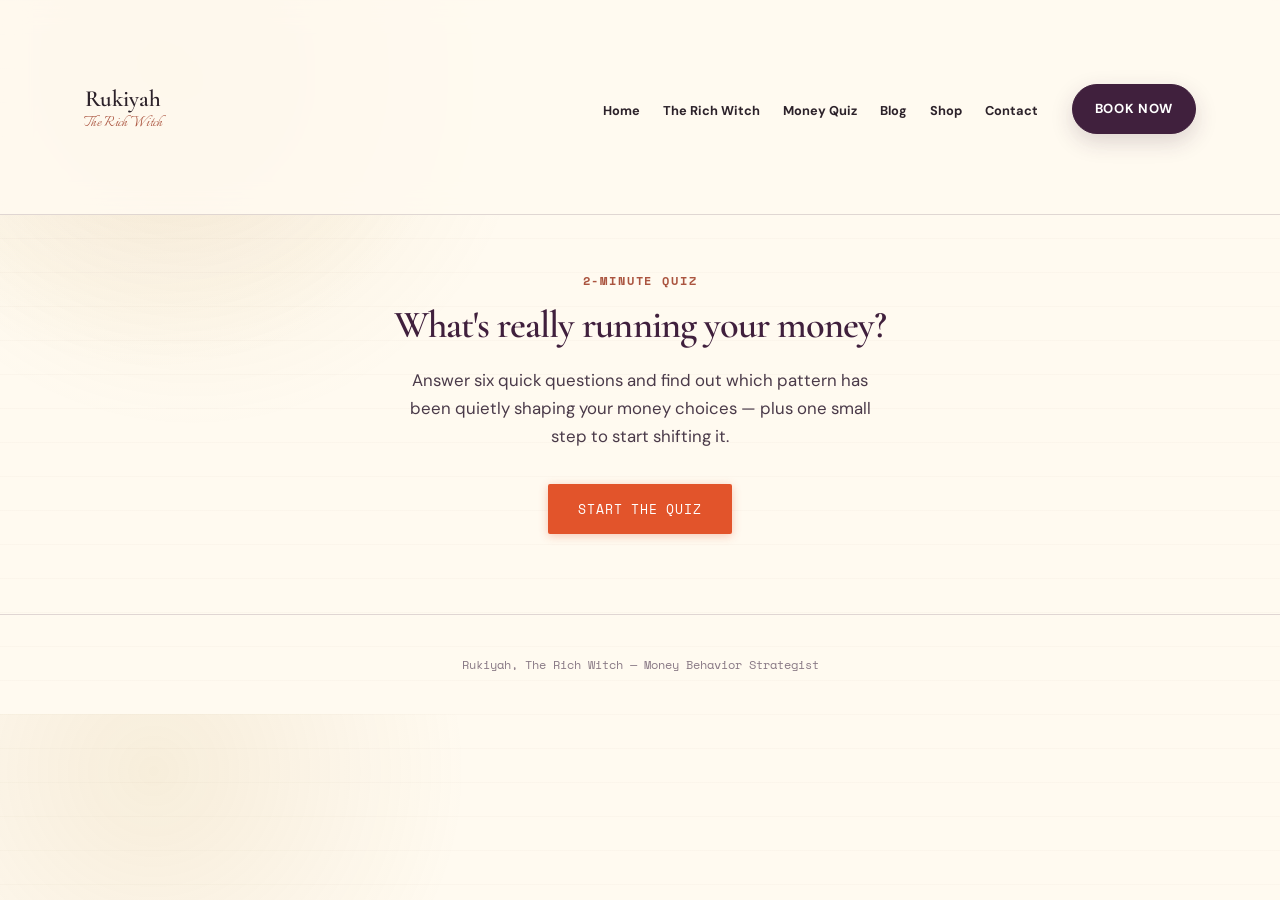
<file: money-pattern-quiz.html>
<!DOCTYPE html>
<html lang="en">
<head>
<meta charset="UTF-8">
<meta name="viewport" content="width=device-width, initial-scale=1.0">
<title>What's Really Running Your Money? — A 2-Minute Quiz | Rukiyah, The Rich Witch</title>
<meta name="description" content="Take the 2-minute Money Pattern Quiz and find out what's really driving your money choices.">
<link rel="preconnect" href="https://fonts.googleapis.com">
<link rel="preconnect" href="https://fonts.gstatic.com" crossorigin>
<link href="https://fonts.googleapis.com/css2?family=Fraunces:ital,opsz,wght@0,9..144,300;0,9..144,500;0,9..144,600;1,9..144,400;1,9..144,500&family=Work+Sans:wght@300;400;500;600&family=Space+Mono:wght@400;700&display=swap" rel="stylesheet">
<style>
  :root{
    --cream:#F7F2E7;
    --cream-dim:#EFE7D6;
    --ink:#241B26;
    --plum:#3D1F3A;
    --plum-dark:#2A1428;
    --terracotta:#C1583B;
    --gold:#C9A227;
    --emerald:#1F5C4A;
    --action:#E2542B;
    --action-dark:#C7401C;
    --line:rgba(36,27,38,0.14);
    --max:640px;
  }
  *{box-sizing:border-box;}
  @media (prefers-reduced-motion: reduce){
    *{animation-duration:0.01ms !important; transition-duration:0.01ms !important;}
  }
  body{
    margin:0;
    background:var(--cream);
    color:var(--ink);
    font-family:'Work Sans', sans-serif;
    line-height:1.6;
    -webkit-font-smoothing:antialiased;
  }
  h1,h2,h3{
    font-family:'Fraunces', serif;
    font-weight:500;
    margin:0 0 0.4em 0;
    color:var(--plum);
  }
  p{margin-top:0;}
  .wrap{max-width:var(--max); margin:0 auto; padding:56px 24px 80px;}

  /* minimal header — no nav, no distractions */
  header{
    text-align:center;
    padding:28px 20px 0;
  }
  .brandmark{
    font-family:'Fraunces', serif; font-style:italic; font-weight:500;
    font-size:1.15rem; color:var(--plum); text-decoration:none;
  }
  .brandmark span{color:var(--terracotta); font-style:normal;}

  .eyebrow{
    font-family:'Space Mono', monospace;
    font-size:0.72rem;
    letter-spacing:0.14em;
    text-transform:uppercase;
    color:var(--terracotta);
    display:inline-block;
    margin-bottom:0.9em;
  }

  /* progress */
  .progress-track{
    height:4px; background:var(--line); border-radius:2px; overflow:hidden;
    margin:0 0 40px;
  }
  .progress-fill{
    height:100%; background:var(--gold); width:0%;
    transition:width 0.4s ease;
  }

  /* intro */
  .intro{text-align:center;}
  .intro h1{font-size:clamp(1.8rem, 5vw, 2.4rem); line-height:1.2;}
  .intro p.sub{max-width:480px; margin:0.8em auto 2em; color:#4a3a49; font-size:1.05rem;}

  .btn{
    display:inline-block; padding:15px 30px; border-radius:2px;
    font-family:'Space Mono', monospace; font-size:0.82rem;
    letter-spacing:0.06em; text-transform:uppercase; text-decoration:none;
    border:none; cursor:pointer;
    background:var(--action); color:#fff;
    box-shadow:0 2px 10px rgba(226,84,43,0.3);
    transition:transform .15s ease, background .2s ease;
  }
  .btn:hover{background:var(--action-dark); transform:translateY(-1px);}
  .btn:disabled{background:#c9bcc4; box-shadow:none; cursor:not-allowed;}

  /* question card */
  .question-card{display:none;}
  .question-card.active{display:block;}
  .question-card .qnum{
    font-family:'Space Mono', monospace; font-size:0.72rem; color:var(--terracotta);
    letter-spacing:0.08em; text-transform:uppercase; margin-bottom:0.6em; display:block;
  }
  .question-card h2{font-size:1.4rem; margin-bottom:1.1em;}
  .options{display:flex; flex-direction:column; gap:12px;}
  .option-btn{
    text-align:left; padding:16px 18px; background:#fff;
    border:1px solid var(--line); border-radius:2px; cursor:pointer;
    font-family:'Work Sans', sans-serif; font-size:0.98rem; color:var(--ink);
    transition:border-color .15s ease, background .15s ease, transform .1s ease;
  }
  .option-btn:hover{border-color:var(--gold); background:var(--cream-dim);}
  .option-btn:active{transform:scale(0.99);}

  /* email gate */
  #emailGate{display:none; text-align:center;}
  #emailGate.active{display:block;}
  #emailGate .gate-box{
    background:#fff; border:1px solid var(--line); padding:36px 30px;
    text-align:left;
  }
  #emailGate h2{font-size:1.5rem; text-align:center;}
  #emailGate p.gate-sub{text-align:center; color:#4a3a49; margin-bottom:1.6em;}
  label{
    font-family:'Space Mono', monospace; font-size:0.72rem; text-transform:uppercase;
    letter-spacing:0.08em; color:var(--plum); display:block; margin-bottom:6px;
  }
  input[type="text"], input[type="email"]{
    width:100%; font-family:'Work Sans', sans-serif; font-size:0.98rem;
    padding:13px 14px; border:1px solid var(--line); background:var(--cream);
    color:var(--ink); border-radius:2px; margin-bottom:18px;
  }
  input:focus{outline:2px solid var(--gold); outline-offset:1px; border-color:var(--gold);}
  .fine-print{font-size:0.78rem; color:#8a7a86; text-align:center; margin-top:14px;}

  /* results */
  #results{display:none;}
  #results.active{display:block;}
  .result-eyebrow{text-align:center;}
  .result-card{
    background:var(--plum); color:var(--cream); padding:40px 32px; text-align:center;
    margin-bottom:28px;
  }
  .result-card h2{color:var(--cream); font-size:1.8rem;}
  .result-card p{color:#d9c9d4; font-size:1.02rem;}
  .result-card .num{
    font-family:'Space Mono', monospace; color:var(--gold); font-size:0.75rem;
    letter-spacing:0.1em; text-transform:uppercase;
  }
  .result-actions{display:flex; flex-direction:column; gap:14px; align-items:center;}
  .retake{
    background:none; border:none; color:var(--plum); font-family:'Space Mono', monospace;
    font-size:0.8rem; text-decoration:underline; cursor:pointer; letter-spacing:0.04em;
  }
  .back-home{
    font-family:'Space Mono', monospace; font-size:0.78rem; color:#8a7a86;
    text-decoration:none; letter-spacing:0.05em;
  }
  .back-home:hover{color:var(--plum);}

  footer{
    text-align:center; padding:20px; font-family:'Space Mono', monospace;
    font-size:0.72rem; color:#8a7a86;
  }
</style>
<link rel="stylesheet" href="styles.css">
</head>
<body><div style="position:fixed;inset:0;pointer-events:none;background:radial-gradient(circle at 15% 10%,rgba(189,145,62,.10),transparent 25%);z-index:-1"></div>

<header class="site-header"><nav class="wrap nav" aria-label="Primary navigation"><a class="brand" href="index.html"><span>Rukiyah</span><em>The Rich Witch</em></a><button class="nav-toggle" aria-label="Open menu" aria-expanded="false">☰</button><ul class="navlinks"><li><a href="index.html">Home</a></li><li><a href="the-rich-witch.html">The Rich Witch</a></li><li><a href="money-pattern-quiz.html">Money Quiz</a></li><li><a href="blog.html">Blog</a></li><li><a href="https://rukiyahtherichwitch.etsy.com" target="_blank" rel="noopener noreferrer">Shop</a></li><li><a href="index.html#contact">Contact</a></li></ul><a class="button nav-cta" href="index.html#services">Book Now</a></nav></header>

<div class="wrap">

  <!-- INTRO -->
  <div id="intro" class="intro">
    <span class="eyebrow">2-Minute Quiz</span>
    <h1>What's really running your money?</h1>
    <p class="sub">Answer six quick questions and find out which pattern has been quietly shaping your money choices — plus one small step to start shifting it.</p>
    <button class="btn" id="startBtn">Start the Quiz</button>
  </div>

  <!-- QUIZ -->
  <div id="quiz" style="display:none;">
    <div class="progress-track"><div class="progress-fill" id="progressFill"></div></div>

    <div class="question-card" data-q="0">
      <span class="qnum">Question 1 of 6</span>
      <h2>When a bill or bank notification comes in, what do you usually do?</h2>
      <div class="options">
        <button class="option-btn" data-pattern="avoider">Let it sit unopened for a while — I'll deal with it later.</button>
        <button class="option-btn" data-pattern="firefighter">Handle it right away, because something else is probably about to catch fire too.</button>
        <button class="option-btn" data-pattern="ghost">Hand it off, or wait to see if someone else takes care of it.</button>
        <button class="option-btn" data-pattern="overgiver">Pay it, then check if anyone else in my life needs help with theirs.</button>
        <button class="option-btn" data-pattern="guard">Check it immediately and track it down to the penny.</button>
      </div>
    </div>

    <div class="question-card" data-q="1">
      <span class="qnum">Question 2 of 6</span>
      <h2>How do you feel the night before payday?</h2>
      <div class="options">
        <button class="option-btn" data-pattern="avoider">I try not to think about it too hard.</button>
        <button class="option-btn" data-pattern="firefighter">Relieved — one emergency handled, on to the next.</button>
        <button class="option-btn" data-pattern="ghost">Not sure — I don't always know exactly where things stand.</button>
        <button class="option-btn" data-pattern="overgiver">Fine, as long as everyone I take care of is covered.</button>
        <button class="option-btn" data-pattern="guard">On edge until every dollar is exactly where I expect it.</button>
      </div>
    </div>

    <div class="question-card" data-q="2">
      <span class="qnum">Question 3 of 6</span>
      <h2>A friend asks to borrow money. What's your first instinct?</h2>
      <div class="options">
        <button class="option-btn" data-pattern="avoider">Avoid answering directly and hope the topic passes.</button>
        <button class="option-btn" data-pattern="firefighter">Say yes fast, then figure out the fallout later.</button>
        <button class="option-btn" data-pattern="ghost">Go along with whatever feels easiest in the moment.</button>
        <button class="option-btn" data-pattern="overgiver">Say yes, even if it means going without myself.</button>
        <button class="option-btn" data-pattern="guard">Say no, or set very firm terms before agreeing.</button>
      </div>
    </div>

    <div class="question-card" data-q="3">
      <span class="qnum">Question 4 of 6</span>
      <h2>What does your ideal Saturday morning with money look like?</h2>
      <div class="options">
        <button class="option-btn" data-pattern="avoider">Honestly, one where I don't have to think about it at all.</button>
        <button class="option-btn" data-pattern="firefighter">Quiet — no surprise expense knocking on the door for once.</button>
        <button class="option-btn" data-pattern="ghost">Whatever everyone else has planned works for me.</button>
        <button class="option-btn" data-pattern="overgiver">Making sure my people are taken care of first.</button>
        <button class="option-btn" data-pattern="guard">Reviewing every account and confirming nothing moved without me knowing.</button>
      </div>
    </div>

    <div class="question-card" data-q="4">
      <span class="qnum">Question 5 of 6</span>
      <h2>What's the hardest part of money for you, if you're honest?</h2>
      <div class="options">
        <button class="option-btn" data-pattern="avoider">Looking at it in the first place.</button>
        <button class="option-btn" data-pattern="firefighter">Getting ahead of problems instead of just reacting to them.</button>
        <button class="option-btn" data-pattern="ghost">Actually being the one who decides.</button>
        <button class="option-btn" data-pattern="overgiver">Spending on myself without guilt.</button>
        <button class="option-btn" data-pattern="guard">Loosening my grip enough to enjoy it.</button>
      </div>
    </div>

    <div class="question-card" data-q="5">
      <span class="qnum">Question 6 of 6</span>
      <h2>If money could feel one new way for you, what would it be?</h2>
      <div class="options">
        <button class="option-btn" data-pattern="avoider">Real — something I can face without dread.</button>
        <button class="option-btn" data-pattern="firefighter">Steady — like there's finally room to breathe.</button>
        <button class="option-btn" data-pattern="ghost">Mine — something I actually drive, not just observe.</button>
        <button class="option-btn" data-pattern="overgiver">Fair — enough for others and for me too.</button>
        <button class="option-btn" data-pattern="guard">Light — held with less fear, not less care.</button>
      </div>
    </div>
  </div>

  <!-- EMAIL GATE -->
  <div id="emailGate">
    <div class="gate-box">
      <h2>Your result is ready</h2>
      <p class="gate-sub">Enter your email to see your money pattern, plus a free copy of "The 5 Money Stories: Which One Are You Living?"</p>
      <script async data-uid="f29d742b98" src="https://tremendous-speaker-2832.kit.com/f29d742b98/index.js"></script>
      <p class="fine-print">No spam. Unsubscribe any time.</p>
    </div>
  </div>

  <!-- RESULTS -->
  <div id="results">
    <span class="eyebrow result-eyebrow">Your Money Pattern</span>
    <div class="result-card">
      <span class="num" id="resultNum">01</span>
      <h2 id="resultTitle">The Avoider</h2>
      <p id="resultDesc">You don't open the app. You don't open the mail. If you don't look, it doesn't feel real yet.</p>
    </div>
    <p style="text-align:center; color:#4a3a49; margin-bottom:28px;" id="resultStep"></p>
    <div class="result-actions">
      <a href="index.html#services" class="btn">Request a Money Confessional™ Session</a>
      <button class="retake" id="retakeBtn">Take the quiz again</button>
      <a href="index.html" class="back-home">← Back to the full site</a>
    </div>
  </div>

</div>

<footer>Rukiyah, The Rich Witch — Money Behavior Strategist</footer>

<script>
  const patterns = {
    avoider: {
      title: "The Avoider",
      desc: "You don't open the app. You don't open the mail. If you don't look, it doesn't feel real yet.",
      step: "One small step: pick one account and look at it today — just look, nothing else."
    },
    firefighter: {
      title: "The Firefighter",
      desc: "You keep putting out today's money emergency, but rarely get enough space to change the pattern behind it.",
      step: "One small step: before you solve today's fire, write down what keeps starting them."
    },
    ghost: {
      title: "The Ghost",
      desc: "You step back from your own money decisions and let someone else take the lead.",
      step: "One small step: make one money decision this week, start to finish, without checking with anyone first."
    },
    overgiver: {
      title: "The Over-Giver",
      desc: "You take care of everyone else before naming what you need. Giving becomes a way to avoid yourself.",
      step: "One small step: name one thing you need this month, out loud, before anyone asks you for anything."
    },
    guard: {
      title: "The Guard",
      desc: "You control every dollar so tightly that rest, joy, and flexibility can't get through.",
      step: "One small step: spend a small, guilt-free amount on something that isn't necessary — and notice how it feels."
    }
  };

  const introEl = document.getElementById('intro');
  const quizEl = document.getElementById('quiz');
  const gateEl = document.getElementById('emailGate');
  const resultsEl = document.getElementById('results');
  const progressFill = document.getElementById('progressFill');
  const startBtn = document.getElementById('startBtn');
  const questionCards = document.querySelectorAll('.question-card');
  const retakeBtn = document.getElementById('retakeBtn');

  let currentQ = 0;
  const totalQ = questionCards.length;
  const tally = { avoider: 0, firefighter: 0, ghost: 0, overgiver: 0, guard: 0 };
  const numbers = { avoider:'01', firefighter:'02', ghost:'03', overgiver:'04', guard:'05' };
  const STORAGE_KEY = 'moneyPatternResult';

  function resetQuiz(){
    currentQ = 0;
    Object.keys(tally).forEach(k => tally[k] = 0);
    questionCards.forEach(c => c.classList.remove('active'));
    questionCards[0].classList.add('active');
    updateProgress();
    introEl.style.display = 'block';
    quizEl.style.display = 'none';
    gateEl.classList.remove('active');
    resultsEl.classList.remove('active');
    window.scrollTo({top:0, behavior:'smooth'});
  }

  function updateProgress(){
    const pct = (currentQ / totalQ) * 100;
    progressFill.style.width = pct + '%';
  }

  function getTopPattern(){
    let topPattern = 'avoider';
    let topScore = -1;
    Object.keys(tally).forEach(key => {
      if (tally[key] > topScore){
        topScore = tally[key];
        topPattern = key;
      }
    });
    return topPattern;
  }

  function showResults(patternKey){
    const result = patterns[patternKey];
    if (!result) return;
    document.getElementById('resultNum').textContent = numbers[patternKey];
    document.getElementById('resultTitle').textContent = result.title;
    document.getElementById('resultDesc').textContent = result.desc;
    document.getElementById('resultStep').textContent = result.step;

    introEl.style.display = 'none';
    quizEl.style.display = 'none';
    gateEl.classList.remove('active');
    resultsEl.classList.add('active');
    window.scrollTo({top:0, behavior:'smooth'});
  }

  startBtn.addEventListener('click', () => {
    introEl.style.display = 'none';
    quizEl.style.display = 'block';
    questionCards[0].classList.add('active');
    updateProgress();
  });

  questionCards.forEach((card, index) => {
    card.querySelectorAll('.option-btn').forEach(btn => {
      btn.addEventListener('click', () => {
        const pattern = btn.getAttribute('data-pattern');
        tally[pattern] += 1;
        card.classList.remove('active');
        currentQ += 1;
        updateProgress();
        if (currentQ < totalQ){
          questionCards[currentQ].classList.add('active');
        } else {
          // Quiz is done. Save the result now, before they ever leave this
          // page for Kit's own subscribe flow. This is what lets us restore
          // and show the right result after Kit redirects them back.
          const topPattern = getTopPattern();
          try {
            localStorage.setItem(STORAGE_KEY, topPattern);
          } catch (e) { /* localStorage unavailable, no-op */ }
          quizEl.style.display = 'none';
          gateEl.classList.add('active');
          window.scrollTo({top:0, behavior:'smooth'});
        }
      });
    });
  });

  retakeBtn.addEventListener('click', resetQuiz);

  // On page load, check whether Kit just redirected the visitor back here
  // after a successful subscribe (see setup note below). If so, skip
  // straight to their saved result instead of showing the quiz again.
  (function checkForReturnFromKit(){
    const params = new URLSearchParams(window.location.search);
    if (params.get('subscribed') === 'true') {
      let stored = null;
      try { stored = localStorage.getItem(STORAGE_KEY); } catch (e) { /* no-op */ }
      if (stored && patterns[stored]) {
        showResults(stored);
      }
    }
  })();
</script>

<script src="site.js"></script></body>
</html>
</file>
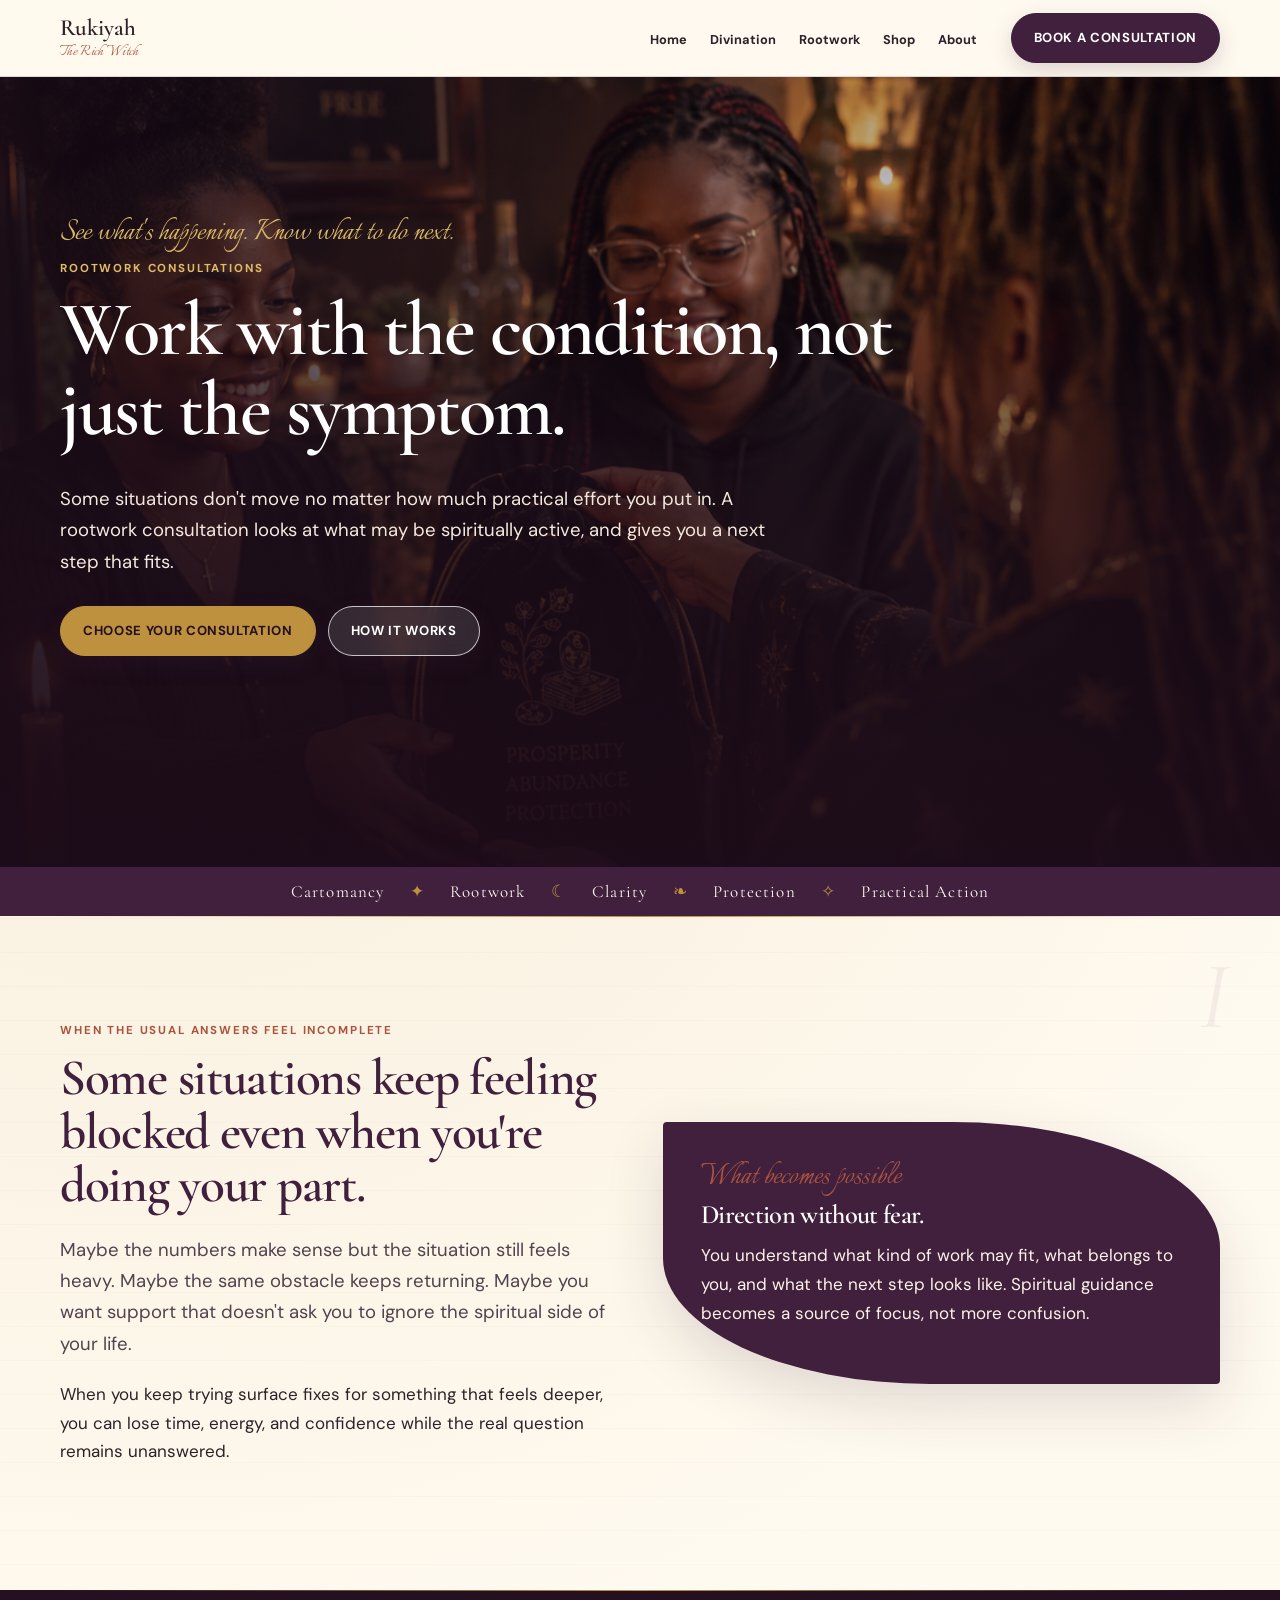
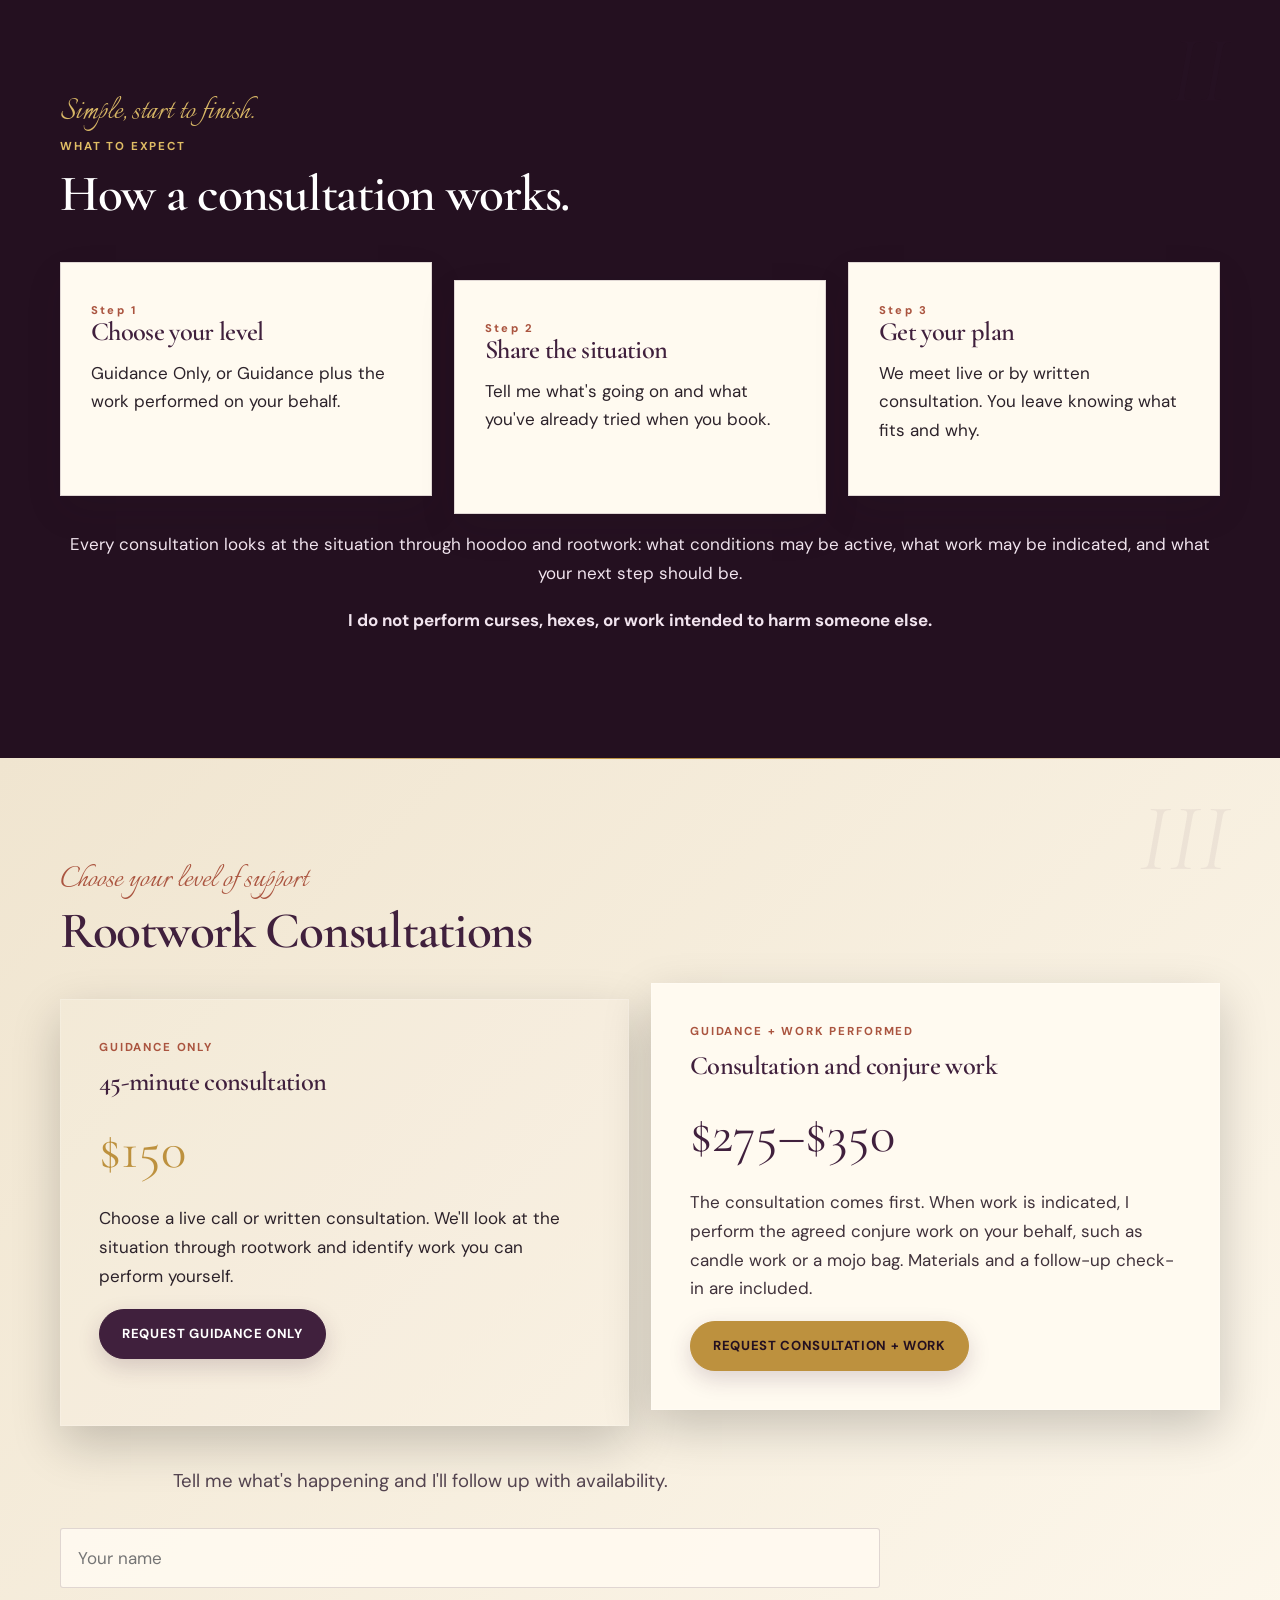
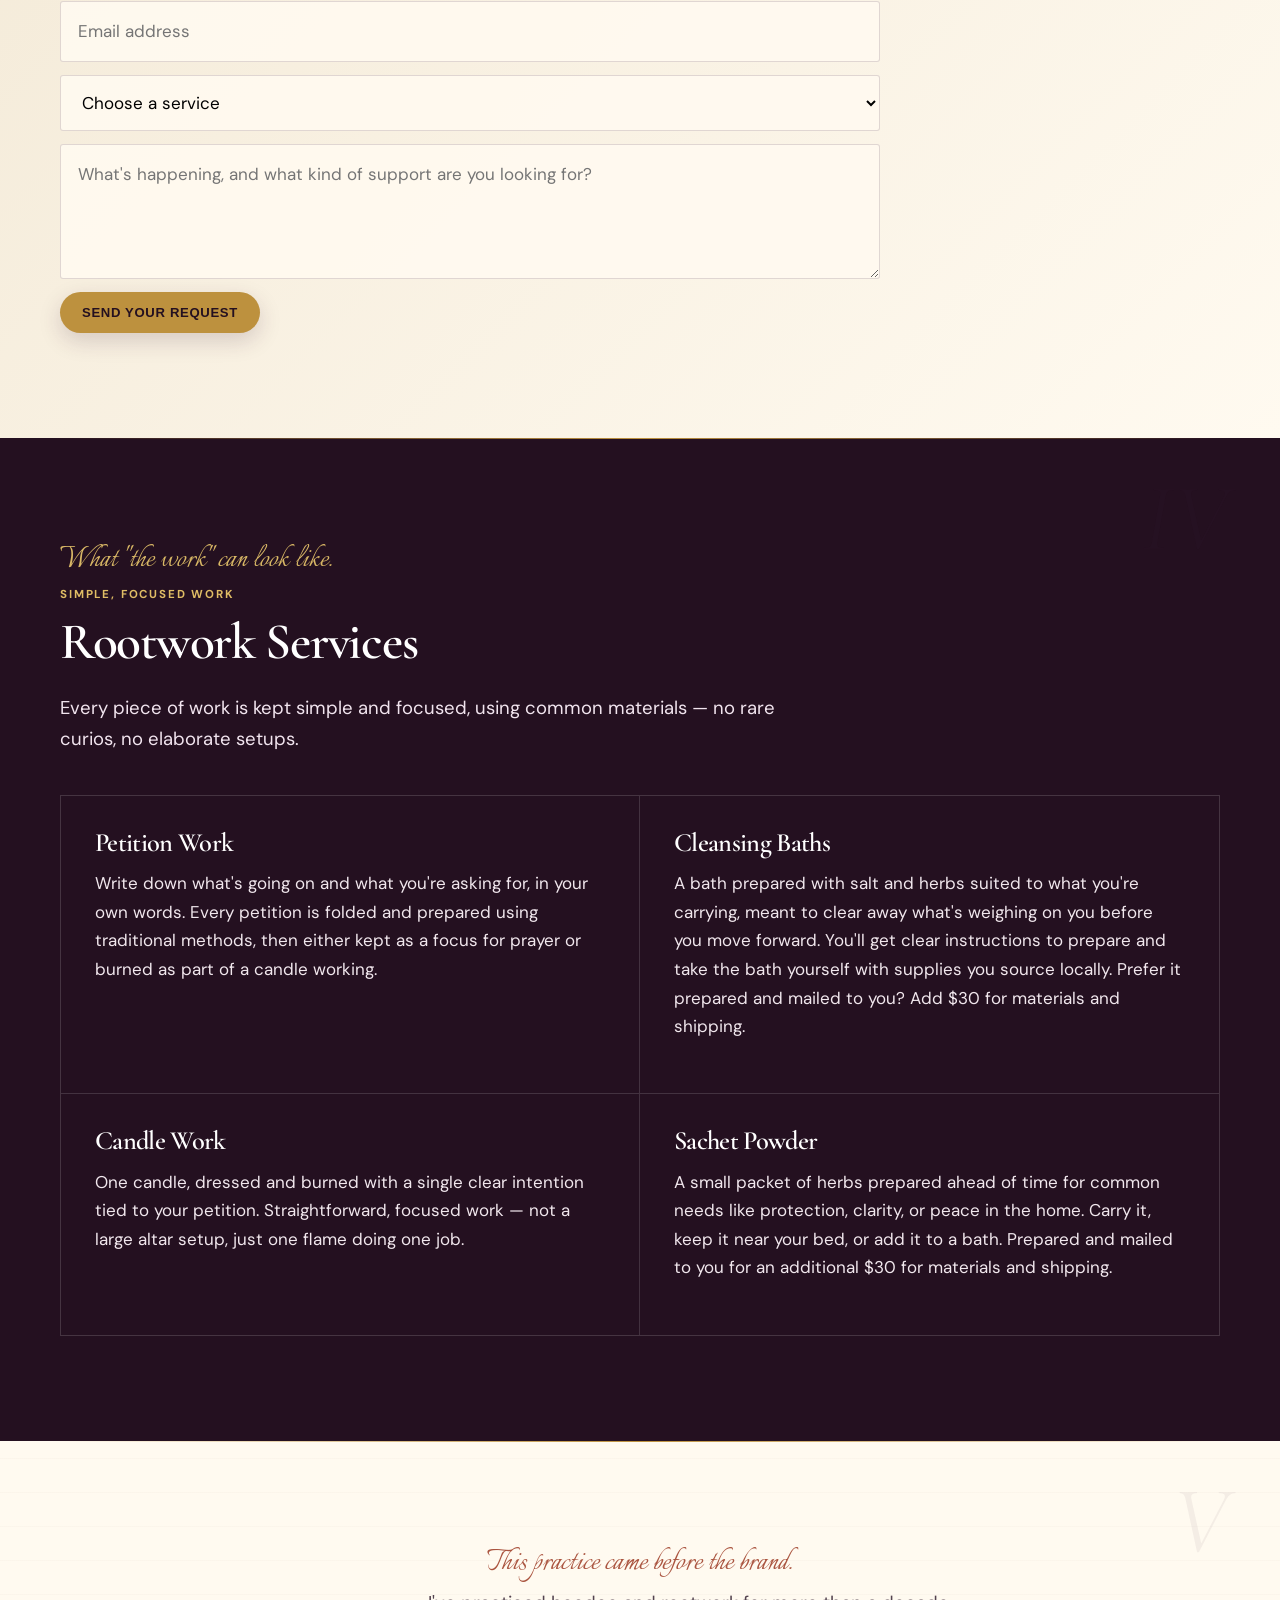
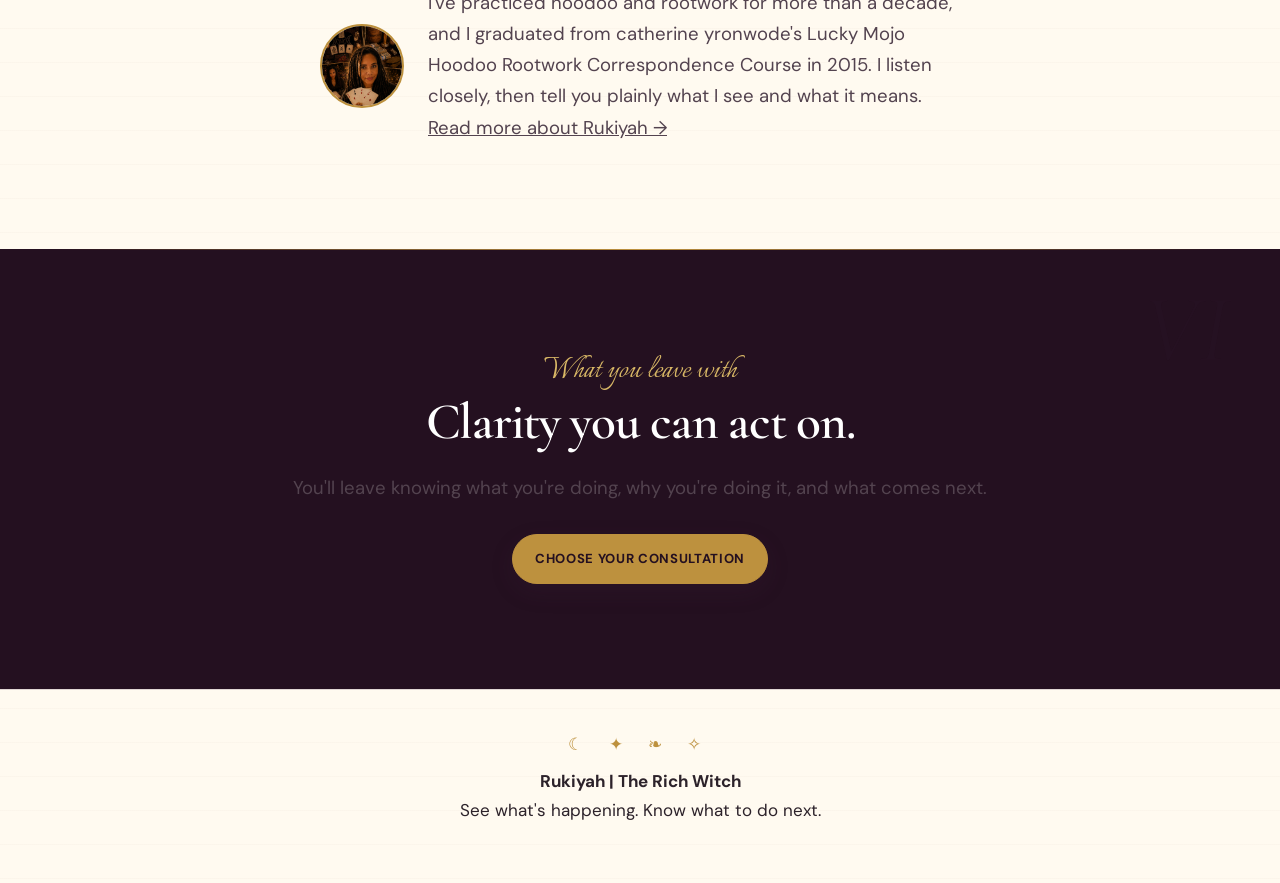
<file: rootwork.html>
<!doctype html><html lang="en"><head><meta charset="utf-8"><meta name="viewport" content="width=device-width,initial-scale=1"><title>Rootwork Consultations | The Rich Witch</title><meta name="description" content="Rootwork consultations with Rukiyah. Guidance Only or Guidance plus Work Performed, grounded in more than a decade of hoodoo practice."><link rel="stylesheet" href="styles.css"></head><body>
<header class="site-header"><nav class="wrap nav" aria-label="Primary navigation"><a class="brand" href="index.html"><span>Rukiyah</span><em>The Rich Witch</em></a><button class="nav-toggle" aria-label="Open menu" aria-expanded="false">☰</button><ul class="navlinks"><li><a href="index.html">Home</a></li><li><a href="cartomancy.html">Divination</a></li><li><a href="rootwork.html">Rootwork</a></li><li><a href="shop.html">Shop</a></li><li><a href="about.html">About</a></li></ul><a class="button nav-cta" href="#offers">Book a Consultation</a></nav></header>
<main>

<section class="witch-hero"><div class="witch-hero-image"><img src="rootwork-prosperity-session.png" alt="A rootworker presenting a prosperity mojo bag to two smiling clients in a warm spiritual setting"></div><div class="witch-hero-overlay"></div><div class="wrap witch-hero-content"><span class="script gold-script">See what's happening. Know what to do next.</span><span class="eyebrow gold-text">Rootwork Consultations</span><h1>Work with the condition, not just the symptom.</h1><p class="lead">Some situations don't move no matter how much practical effort you put in. A rootwork consultation looks at what may be spiritually active, and gives you a next step that fits.</p><div class="cta-row"><a class="button gold" href="#offers">Choose Your Consultation</a><a class="button glass" href="#process">How It Works</a></div></div></section>

<div class="ribbon"><div>Cartomancy <span>✦</span> Rootwork <span>☾</span> Clarity <span>❧</span> Protection <span>✧</span> Practical Action</div></div>

<section class="chapter"><span class="chapter-number">I</span><div class="wrap book-spread"><div><span class="eyebrow">When the usual answers feel incomplete</span><h2>Some situations keep feeling blocked even when you're doing your part.</h2><p class="lead">Maybe the numbers make sense but the situation still feels heavy. Maybe the same obstacle keeps returning. Maybe you want support that doesn't ask you to ignore the spiritual side of your life.</p><p>When you keep trying surface fixes for something that feels deeper, you can lose time, energy, and confidence while the real question remains unanswered.</p></div><aside class="future-note"><span class="script">What becomes possible</span><h3>Direction without fear.</h3><p>You understand what kind of work may fit, what belongs to you, and what the next step looks like. Spiritual guidance becomes a source of focus, not more confusion.</p></aside></div></section>

<section id="process" class="dark chapter"><span class="chapter-number">II</span><div class="wrap"><div class="section-heading narrow"><span class="script gold-script">Simple, start to finish.</span><span class="eyebrow gold-text">What to expect</span><h2>How a consultation works.</h2></div><div class="journey-grid"><article class="journey-card"><span class="journey-word">Step 1</span><h3>Choose your level</h3><p>Guidance Only, or Guidance plus the work performed on your behalf.</p></article><article class="journey-card"><span class="journey-word">Step 2</span><h3>Share the situation</h3><p>Tell me what's going on and what you've already tried when you book.</p></article><article class="journey-card"><span class="journey-word">Step 3</span><h3>Get your plan</h3><p>We meet live or by written consultation. You leave knowing what fits and why.</p></article></div><p class="light-lead" style="text-align:center;margin-top:34px">Every consultation looks at the situation through hoodoo and rootwork: what conditions may be active, what work may be indicated, and what your next step should be.</p><p class="light-lead" style="text-align:center;margin-top:18px;font-weight:700">I do not perform curses, hexes, or work intended to harm someone else.</p></div></section>

<section id="offers" class="soft chapter"><span class="chapter-number">III</span><div class="wrap"><div class="section-heading narrow"><span class="script">Choose your level of support</span><h2>Rootwork Consultations</h2></div><div class="offer-grid"><article class="offer-card"><span class="eyebrow">Guidance only</span><h3>45-minute consultation</h3><div class="price-tag"><strong>$150</strong></div><p>Choose a live call or written consultation. We'll look at the situation through rootwork and identify work you can perform yourself.</p><a class="button" href="#rootwork-contact">Request Guidance Only</a></article><article class="offer-card featured"><span class="eyebrow">Guidance + work performed</span><h3>Consultation and conjure work</h3><div class="price-tag"><strong>$275–$350</strong></div><p>The consultation comes first. When work is indicated, I perform the agreed conjure work on your behalf, such as candle work or a mojo bag. Materials and a follow-up check-in are included.</p><a class="button gold" href="#rootwork-contact">Request Consultation + Work</a></article></div><div id="rootwork-contact" class="narrow center" style="margin-top:40px"><p class="lead">Tell me what's happening and I'll follow up with availability.</p><form class="contact-form" action="mailto:rukiyah@rukiyahpolk.com" method="post" enctype="text/plain"><input type="hidden" name="subject" value="Rootwork Consultation Request"><input name="name" placeholder="Your name" required><input type="email" name="email" placeholder="Email address" required><select name="service" required><option value="">Choose a service</option><option>Guidance Only — $150</option><option>Guidance + Work Performed — $275–$350</option></select><textarea name="message" placeholder="What's happening, and what kind of support are you looking for?"></textarea><button class="button gold" type="submit">Send Your Request</button></form></div></div></section>

<section id="services" class="dark chapter"><span class="chapter-number">IV</span><div class="wrap"><div class="section-heading narrow"><span class="script gold-script">What "the work" can look like.</span><span class="eyebrow gold-text">Simple, focused work</span><h2>Rootwork Services</h2><p class="lead light-lead">Every piece of work is kept simple and focused, using common materials — no rare curios, no elaborate setups.</p></div><div class="practice-list"><article><h3>Petition Work</h3><p>Write down what's going on and what you're asking for, in your own words. Every petition is folded and prepared using traditional methods, then either kept as a focus for prayer or burned as part of a candle working.</p></article><article><h3>Cleansing Baths</h3><p>A bath prepared with salt and herbs suited to what you're carrying, meant to clear away what's weighing on you before you move forward. You'll get clear instructions to prepare and take the bath yourself with supplies you source locally. Prefer it prepared and mailed to you? Add $30 for materials and shipping.</p></article><article><h3>Candle Work</h3><p>One candle, dressed and burned with a single clear intention tied to your petition. Straightforward, focused work — not a large altar setup, just one flame doing one job.</p></article><article><h3>Sachet Powder</h3><p>A small packet of herbs prepared ahead of time for common needs like protection, clarity, or peace in the home. Carry it, keep it near your bed, or add it to a bath. Prepared and mailed to you for an additional $30 for materials and shipping.</p></article></div></div></section>

<section class="chapter"><span class="chapter-number">V</span><div class="wrap narrow center"><span class="script">This practice came before the brand.</span><div class="guide-compact"><div class="guide-compact-photo"><img src="rukiyah-sanctuary.png" alt="Rukiyah holding a fanned hand of playing cards, surrounded by rootwork tools, candles, and prosperity products at her altar"></div><p class="lead" style="text-align:left;margin:0">I've practiced hoodoo and rootwork for more than a decade, and I graduated from catherine yronwode's Lucky Mojo Hoodoo Rootwork Correspondence Course in 2015. I listen closely, then tell you plainly what I see and what it means. <a href="index.html#guide">Read more about Rukiyah →</a></p></div></div></section>

<section class="dark chapter"><span class="chapter-number">VI</span><div class="wrap narrow center"><span class="script gold-script">What you leave with</span><h2>Clarity you can act on.</h2><p class="lead pale-lead" style="margin-inline:auto">You'll leave knowing what you're doing, why you're doing it, and what comes next.</p><div class="cta-row" style="justify-content:center;margin-top:30px"><a class="button gold" href="#offers">Choose Your Consultation</a></div></div></section>

</main><footer><div class="wrap"><div class="footer-symbols">☾ ✦ ❧ ✧</div><strong>Rukiyah | The Rich Witch</strong><p>See what's happening. Know what to do next.</p></div></footer><script src="site.js"></script></body></html>
</file>
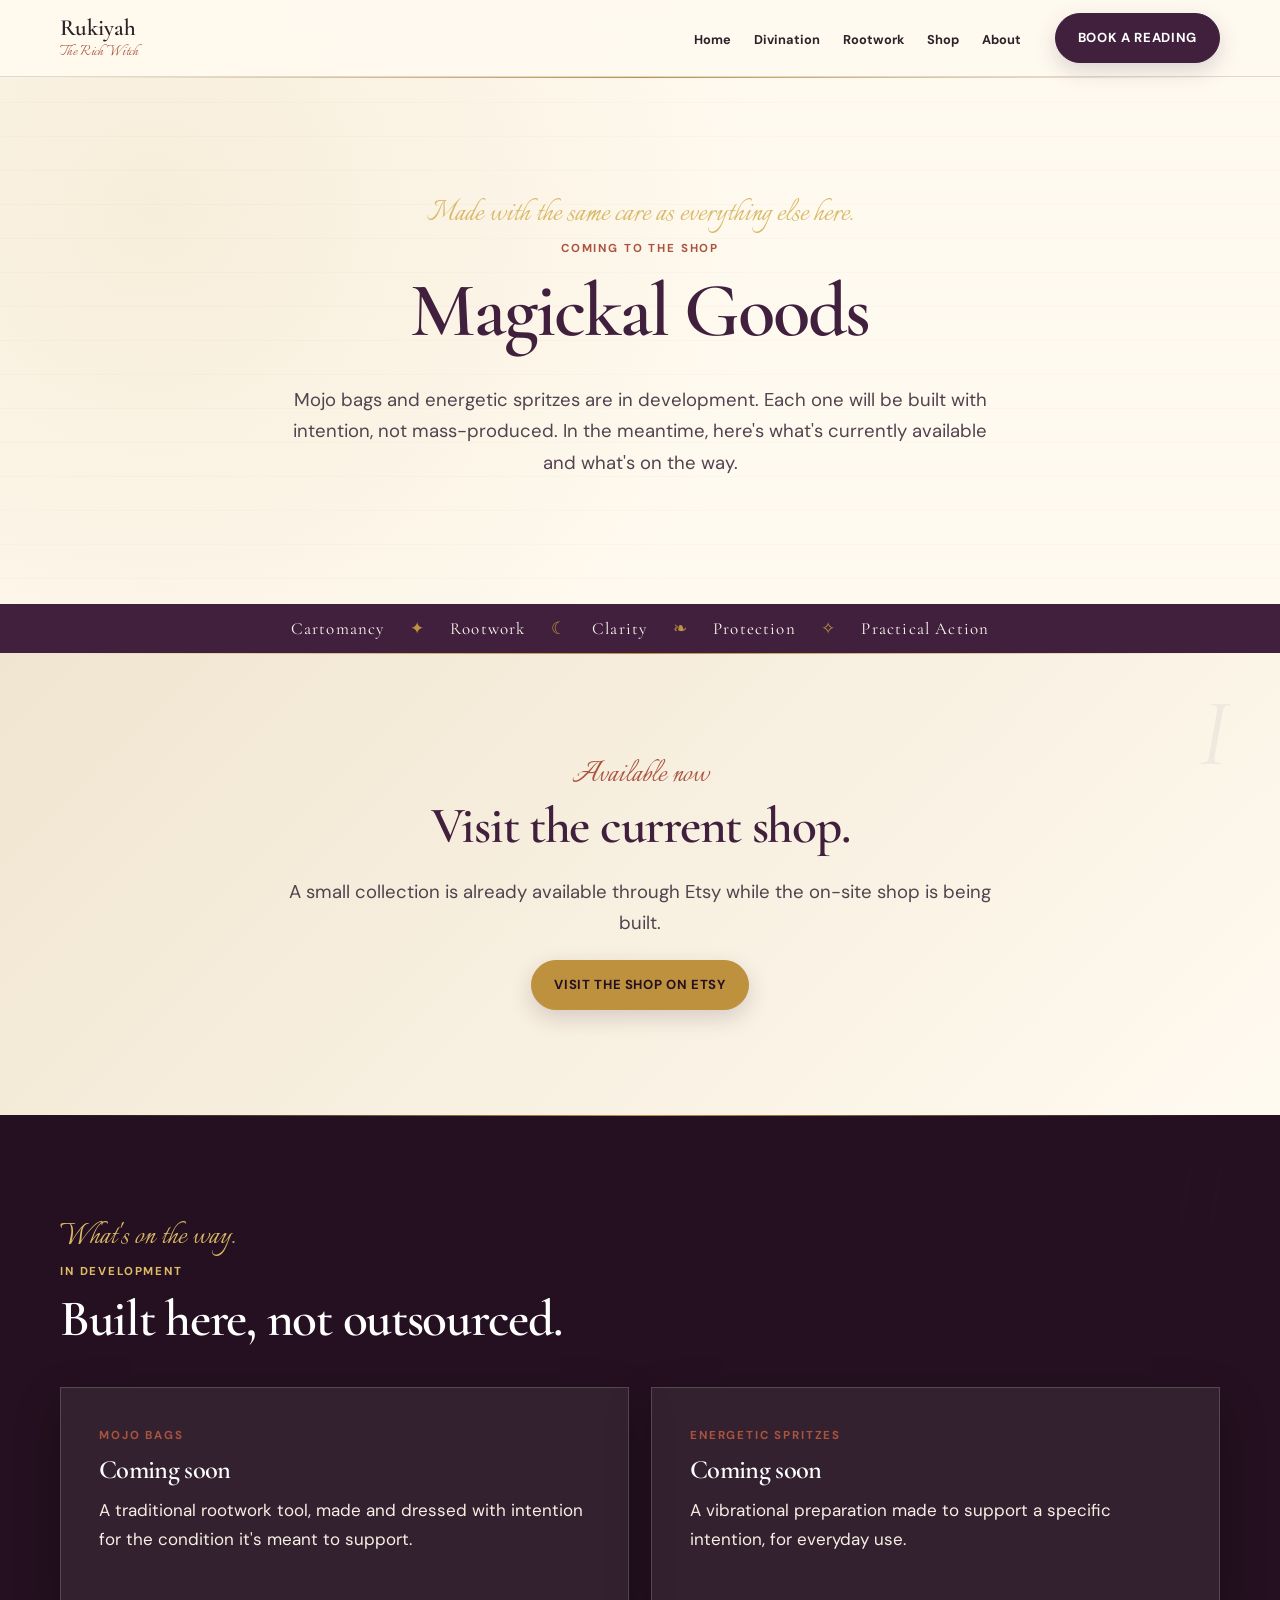
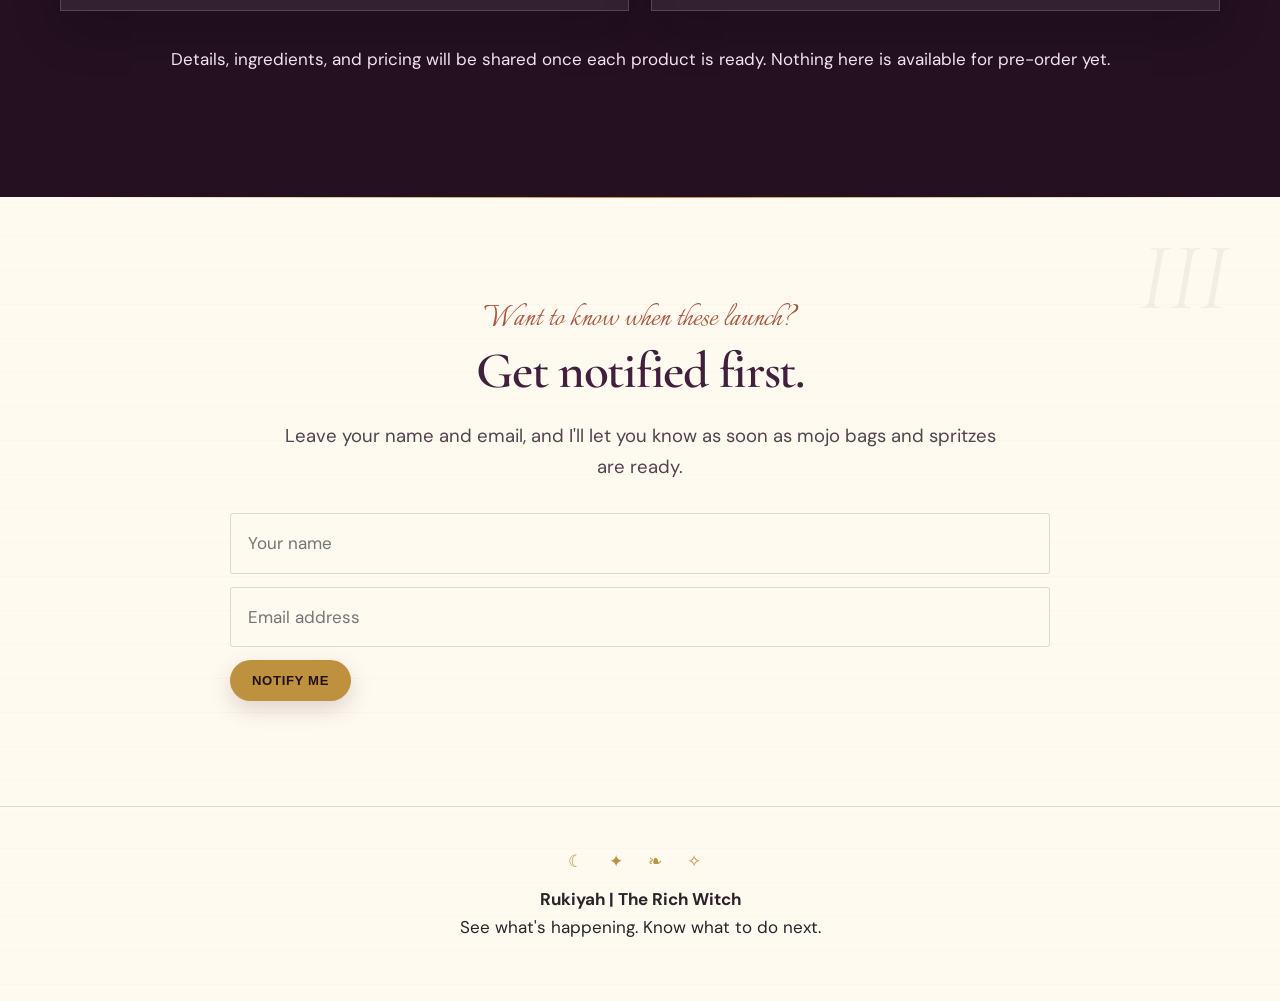
<file: shop.html>
<!doctype html><html lang="en"><head><meta charset="utf-8"><meta name="viewport" content="width=device-width,initial-scale=1"><title>Magickal Goods | The Rich Witch</title><meta name="description" content="Mojo bags and energetic spritzes from The Rich Witch, made with the same care as every reading and consultation."><link rel="stylesheet" href="styles.css"></head><body>
<header class="site-header"><nav class="wrap nav" aria-label="Primary navigation"><a class="brand" href="index.html"><span>Rukiyah</span><em>The Rich Witch</em></a><button class="nav-toggle" aria-label="Open menu" aria-expanded="false">☰</button><ul class="navlinks"><li><a href="index.html">Home</a></li><li><a href="cartomancy.html">Divination</a></li><li><a href="rootwork.html">Rootwork</a></li><li><a href="shop.html">Shop</a></li><li><a href="about.html">About</a></li></ul><a class="button nav-cta" href="cartomancy.html">Book a Reading</a></nav></header>
<main>

<section class="chapter" style="padding-top:120px"><div class="wrap narrow center"><span class="script gold-script">Made with the same care as everything else here.</span><span class="eyebrow">Coming to the shop</span><h1>Magickal Goods</h1><p class="lead" style="margin-inline:auto">Mojo bags and energetic spritzes are in development. Each one will be built with intention, not mass-produced. In the meantime, here's what's currently available and what's on the way.</p></div></section>

<div class="ribbon"><div>Cartomancy <span>✦</span> Rootwork <span>☾</span> Clarity <span>❧</span> Protection <span>✧</span> Practical Action</div></div>

<section class="soft chapter"><span class="chapter-number">I</span><div class="wrap narrow center"><span class="script">Available now</span><h2>Visit the current shop.</h2><p class="lead" style="margin-inline:auto">A small collection is already available through Etsy while the on-site shop is being built.</p><a class="button gold" href="https://rukiyahtherichwitch.etsy.com" target="_blank" rel="noopener">Visit the Shop on Etsy</a></div></section>

<section class="dark chapter"><span class="chapter-number">II</span><div class="wrap"><div class="section-heading narrow"><span class="script gold-script">What's on the way.</span><span class="eyebrow gold-text">In development</span><h2>Built here, not outsourced.</h2></div><div class="offer-grid"><article class="offer-card"><span class="eyebrow">Mojo Bags</span><h3>Coming soon</h3><p>A traditional rootwork tool, made and dressed with intention for the condition it's meant to support.</p></article><article class="offer-card"><span class="eyebrow">Energetic Spritzes</span><h3>Coming soon</h3><p>A vibrational preparation made to support a specific intention, for everyday use.</p></article></div><p class="light-lead" style="text-align:center;margin-top:34px">Details, ingredients, and pricing will be shared once each product is ready. Nothing here is available for pre-order yet.</p></div></section>

<section class="chapter"><span class="chapter-number">III</span><div class="wrap narrow center"><span class="script">Want to know when these launch?</span><h2>Get notified first.</h2><p class="lead" style="margin-inline:auto">Leave your name and email, and I'll let you know as soon as mojo bags and spritzes are ready.</p><form class="contact-form" action="mailto:rukiyah@rukiyahpolk.com" method="post" enctype="text/plain"><input type="hidden" name="subject" value="Magickal Goods Launch List"><input name="name" placeholder="Your name" required><input type="email" name="email" placeholder="Email address" required><button class="button gold" type="submit">Notify Me</button></form></div></section>

</main><footer><div class="wrap"><div class="footer-symbols">☾ ✦ ❧ ✧</div><strong>Rukiyah | The Rich Witch</strong><p>See what's happening. Know what to do next.</p></div></footer><script src="site.js"></script></body></html>
</file>
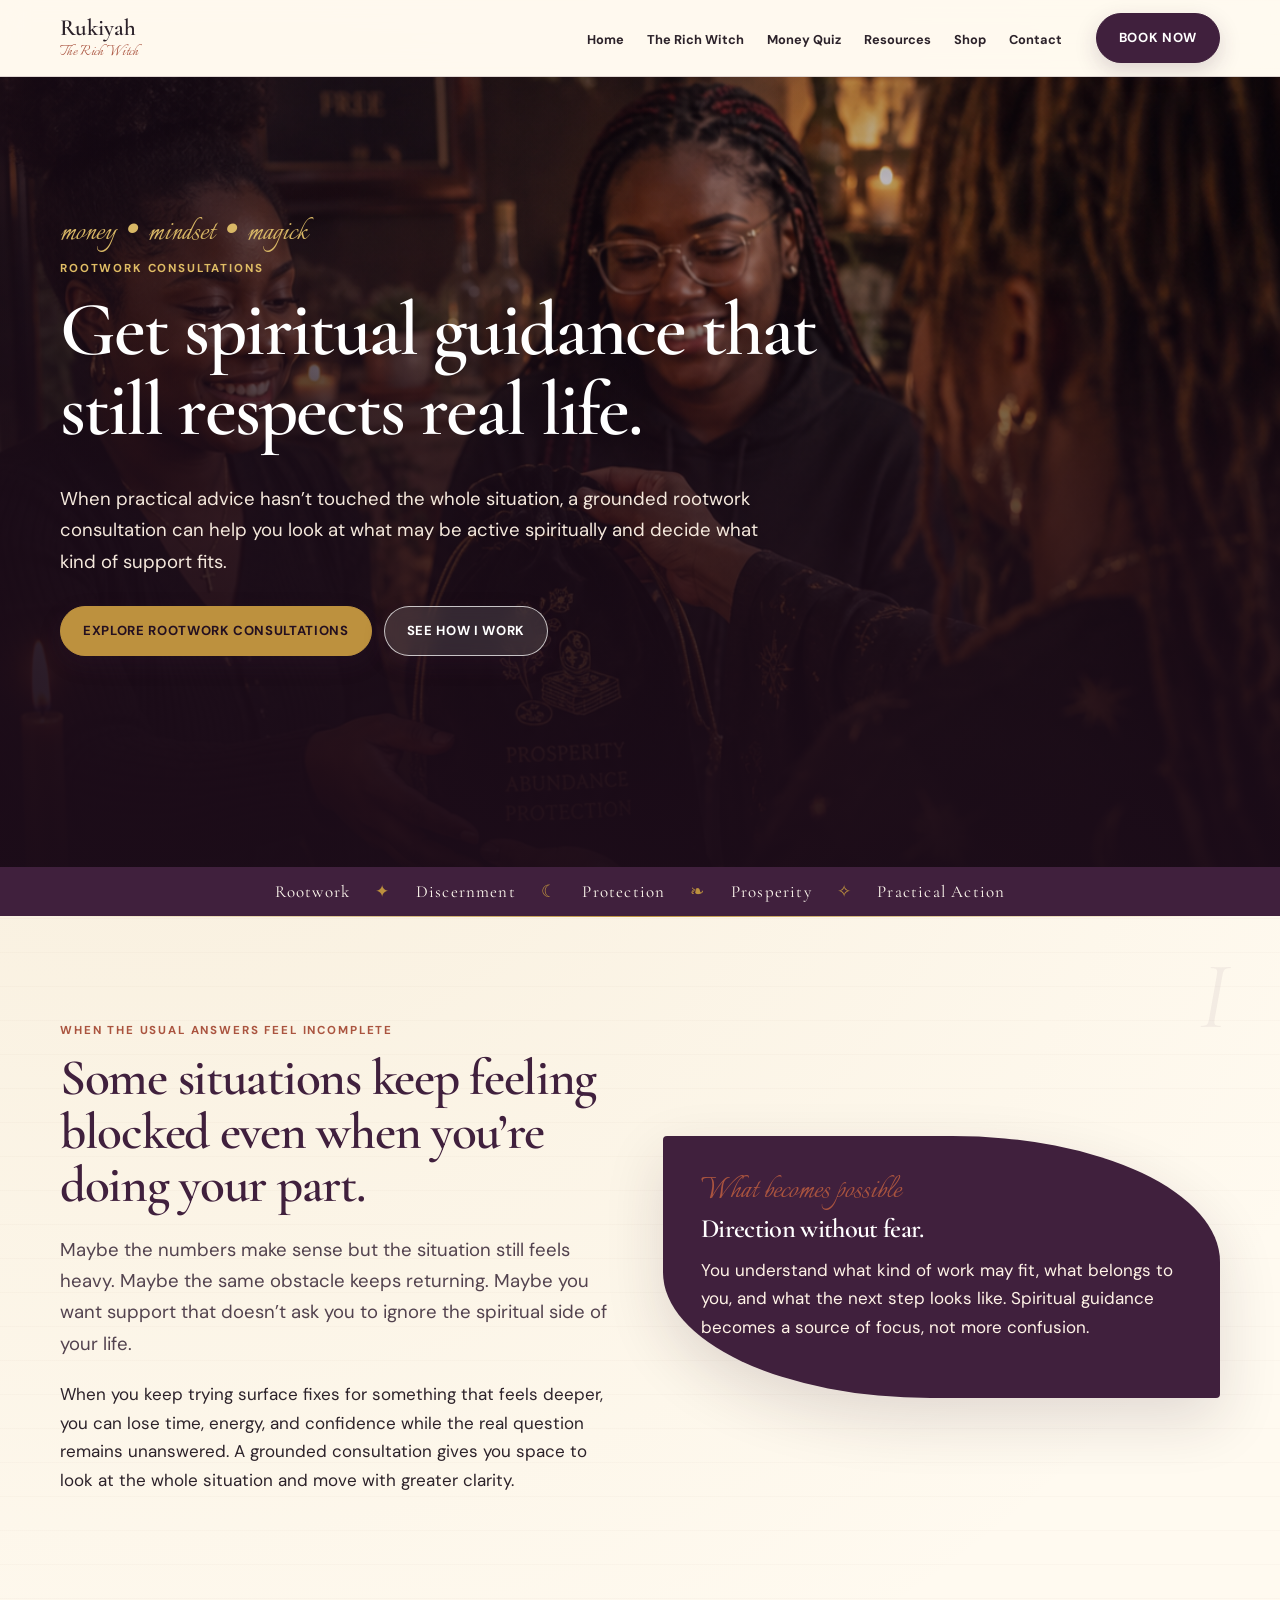
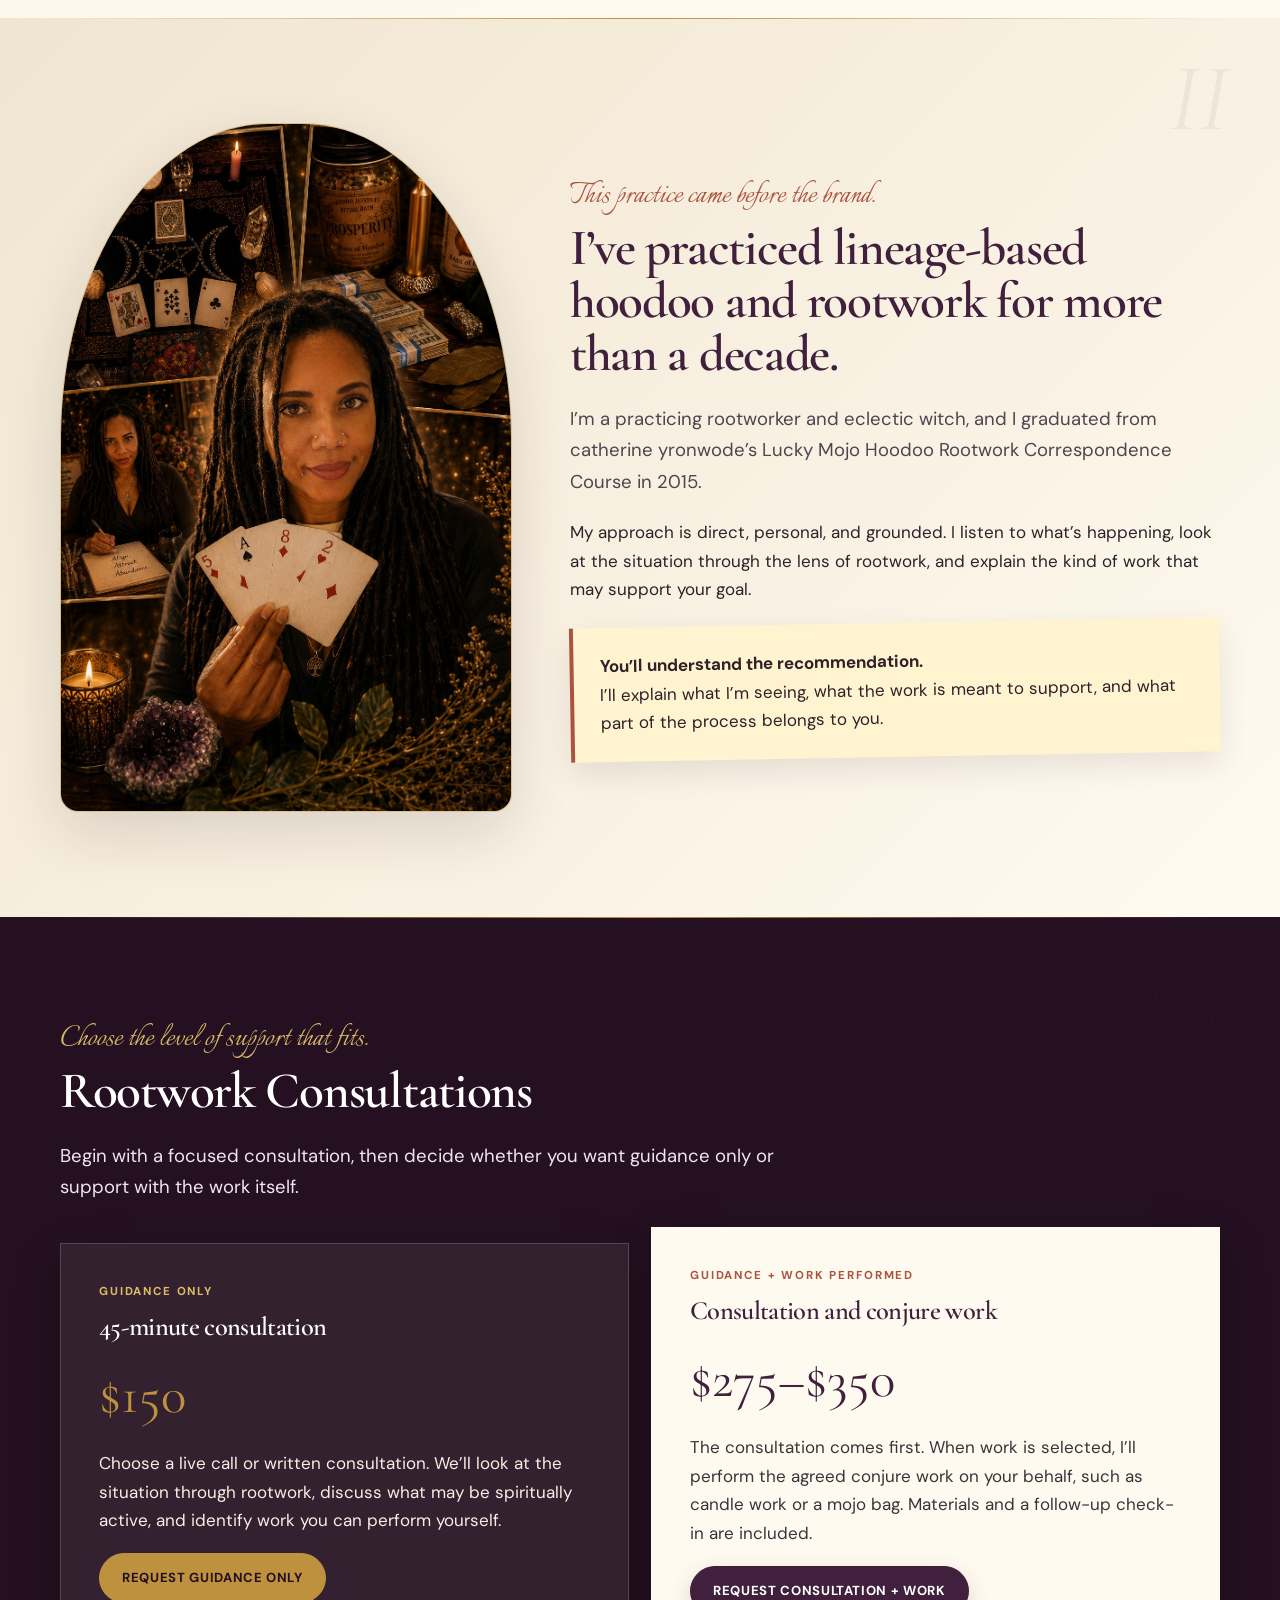
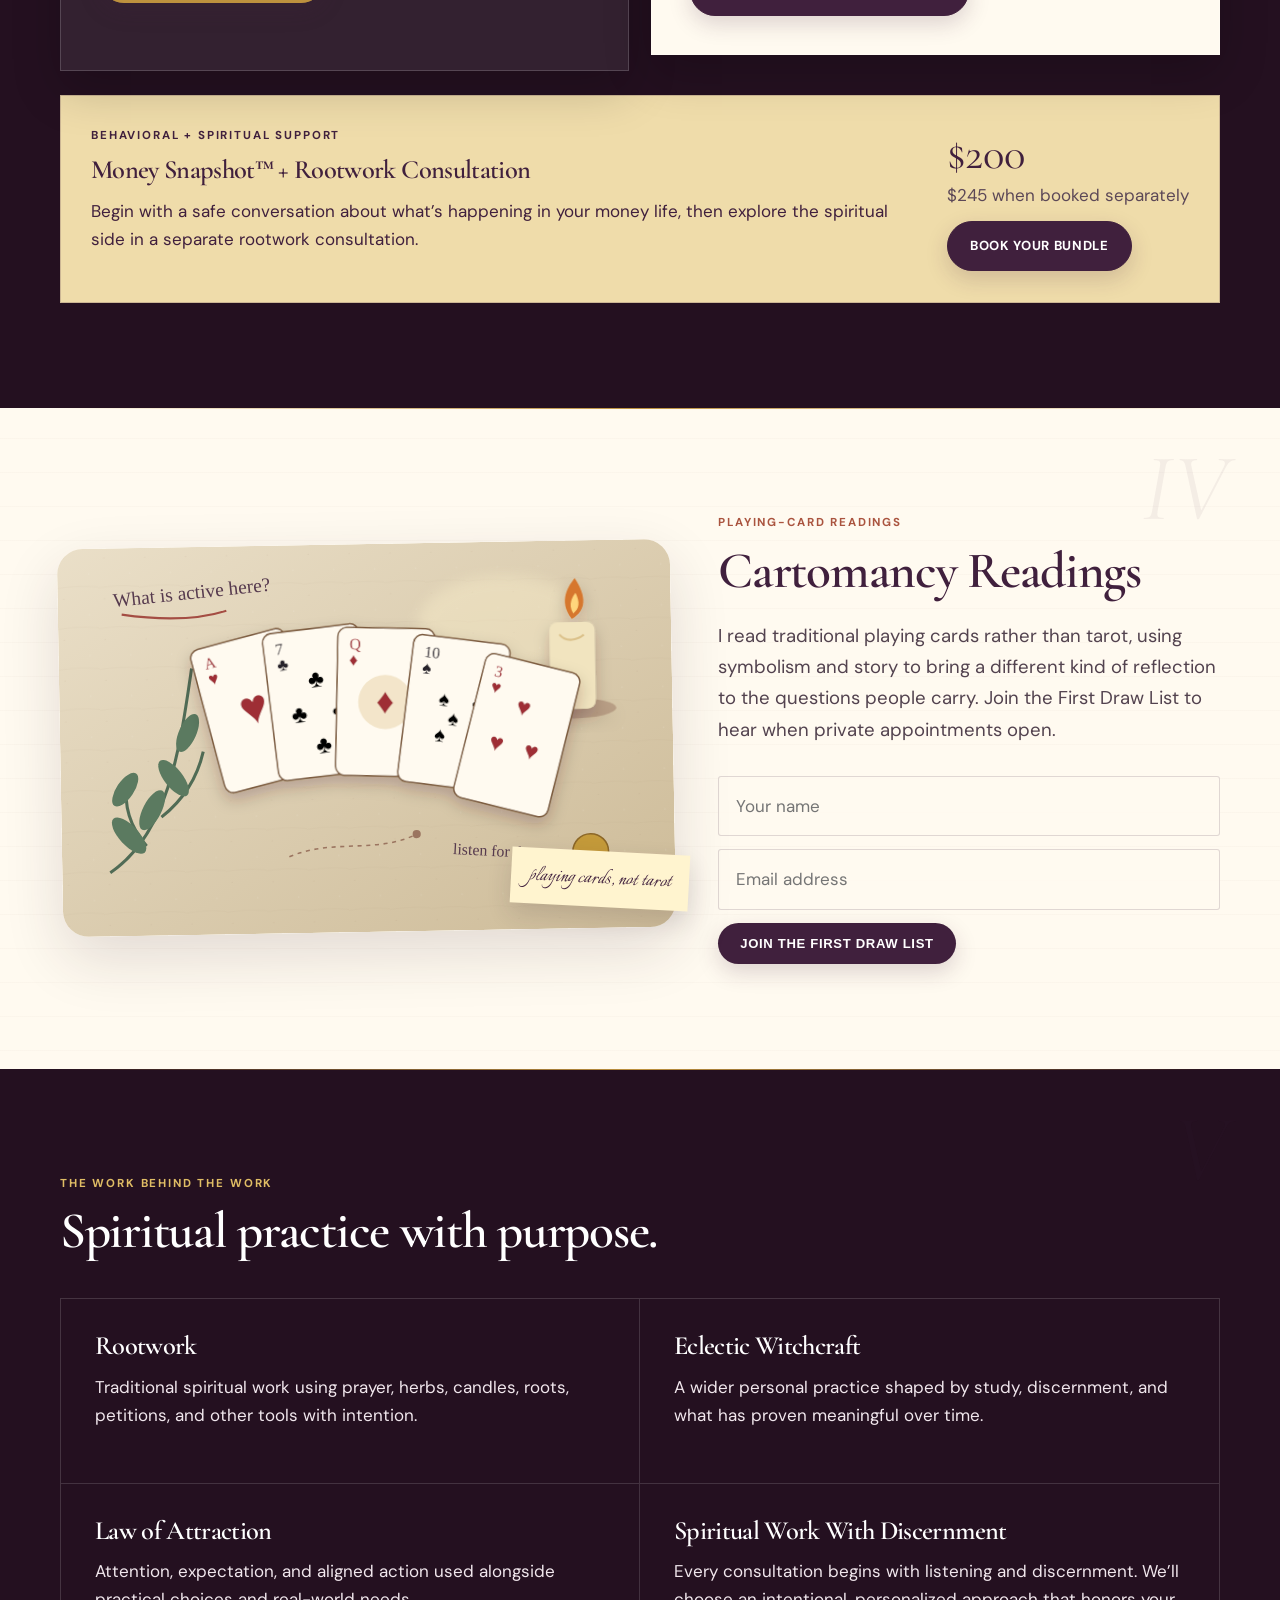
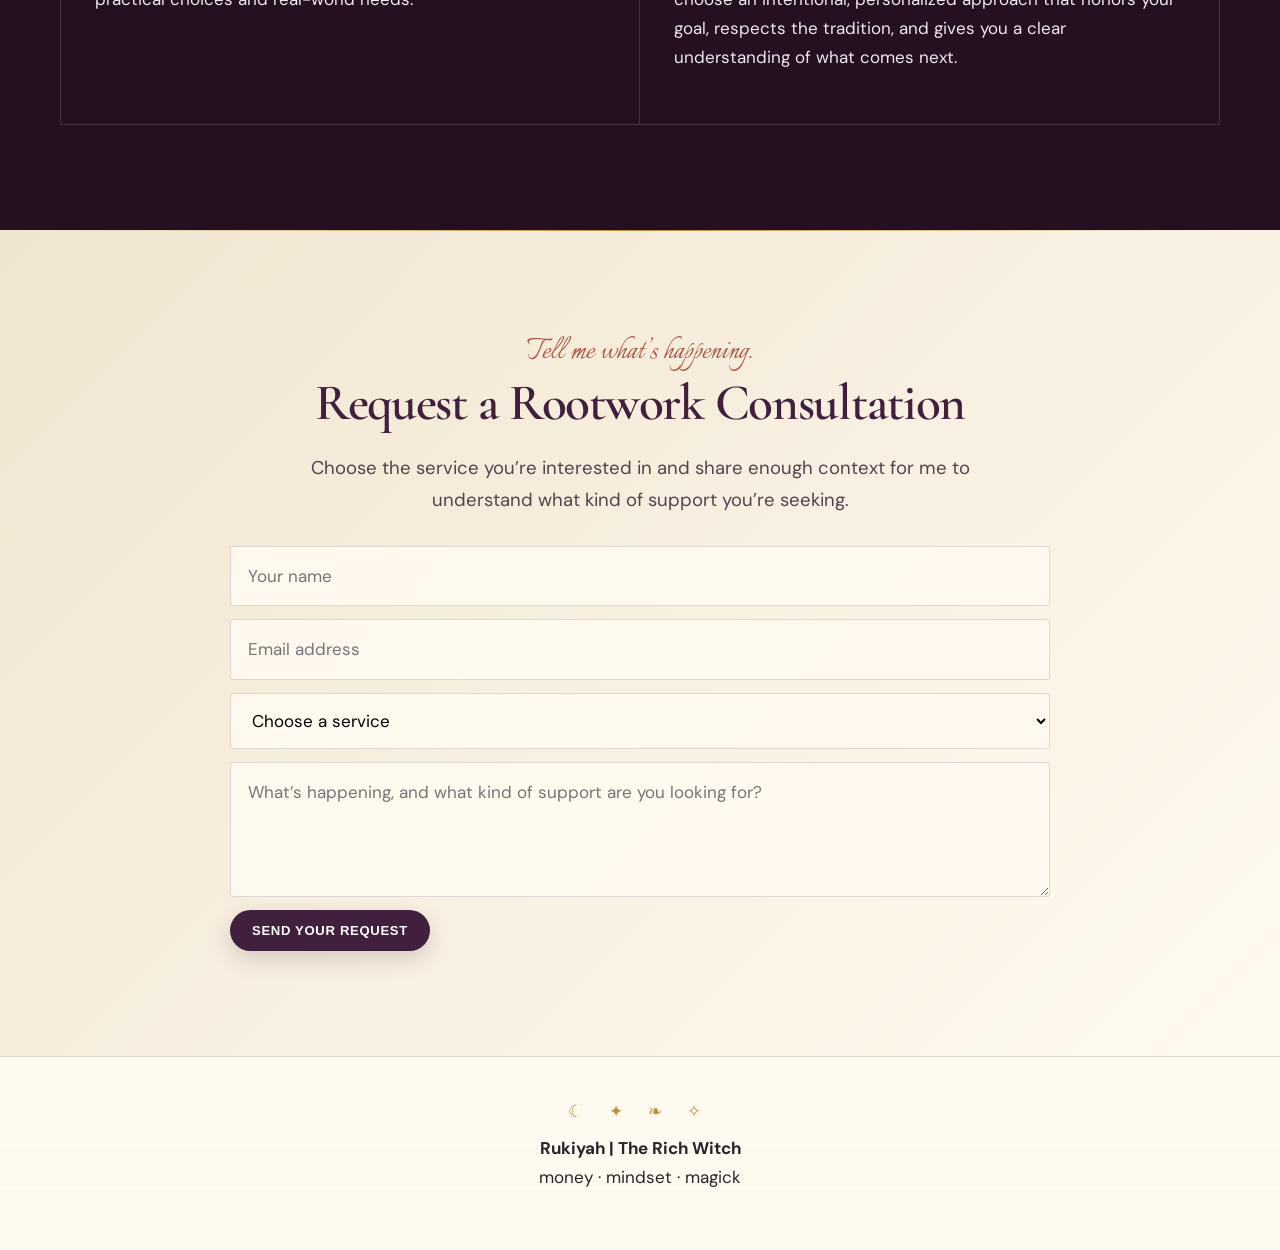
<file: the-rich-witch.html>
<!doctype html><html lang="en"><head><meta charset="utf-8"><meta name="viewport" content="width=device-width,initial-scale=1"><title>The Rich Witch | Rootwork Consultations with Rukiyah Polk</title><meta name="description" content="Grounded rootwork consultations for people who want spiritual guidance without abandoning practical action."><link rel="stylesheet" href="styles.css"></head><body>
<header class="site-header"><nav class="wrap nav" aria-label="Primary navigation"><a class="brand" href="index.html"><span>Rukiyah</span><em>The Rich Witch</em></a><button class="nav-toggle" aria-label="Open menu" aria-expanded="false">☰</button><ul class="navlinks"><li><a href="index.html">Home</a></li><li><a href="the-rich-witch.html">The Rich Witch</a></li><li><a href="money-pattern-quiz.html">Money Quiz</a></li><li><a href="blog.html">Resources</a></li><li><a href="https://rukiyahtherichwitch.etsy.com" target="_blank" rel="noopener">Shop</a></li><li><a href="#rootwork-contact">Contact</a></li></ul><a class="button nav-cta" href="#consultations">Book Now</a></nav></header>
<main>
<section class="witch-hero"><div class="witch-hero-image"><img src="assets/rootwork-prosperity-session.png" alt="A rootworker presenting a prosperity mojo bag to two smiling clients in a warm spiritual setting"></div><div class="witch-hero-overlay"></div><div class="wrap witch-hero-content"><span class="script gold-script">money · mindset · magick</span><span class="eyebrow gold-text">Rootwork consultations</span><h1>Get spiritual guidance that still respects real life.</h1><p class="lead">When practical advice hasn’t touched the whole situation, a grounded rootwork consultation can help you look at what may be active spiritually and decide what kind of support fits.</p><div class="cta-row"><a class="button gold" href="#consultations">Explore Rootwork Consultations</a><a class="button glass" href="#practice">See How I Work</a></div></div></section>
<div class="ribbon"><div>Rootwork <span>✦</span> Discernment <span>☾</span> Protection <span>❧</span> Prosperity <span>✧</span> Practical Action</div></div>
<section class="chapter"><span class="chapter-number">I</span><div class="wrap book-spread"><div><span class="eyebrow">When the usual answers feel incomplete</span><h2>Some situations keep feeling blocked even when you’re doing your part.</h2><p class="lead">Maybe the numbers make sense but the situation still feels heavy. Maybe the same obstacle keeps returning. Maybe you want support that doesn’t ask you to ignore the spiritual side of your life.</p><p>When you keep trying surface fixes for something that feels deeper, you can lose time, energy, and confidence while the real question remains unanswered. A grounded consultation gives you space to look at the whole situation and move with greater clarity.</p></div><aside class="future-note"><span class="script">What becomes possible</span><h3>Direction without fear.</h3><p>You understand what kind of work may fit, what belongs to you, and what the next step looks like. Spiritual guidance becomes a source of focus, not more confusion.</p></aside></div></section>
<section class="soft chapter"><span class="chapter-number">II</span><div class="wrap guide-layout"><figure class="guide-photo sanctuary-photo"><img src="assets/rukiyah-sanctuary.png" alt="Rukiyah in her warm spiritual workspace"></figure><div><span class="script">This practice came before the brand.</span><h2>I’ve practiced lineage-based hoodoo and rootwork for more than a decade.</h2><p class="lead">I’m a practicing rootworker and eclectic witch, and I graduated from catherine yronwode’s Lucky Mojo Hoodoo Rootwork Correspondence Course in 2015.</p><p>My approach is direct, personal, and grounded. I listen to what’s happening, look at the situation through the lens of rootwork, and explain the kind of work that may support your goal.</p><div class="margin-note"><strong>You’ll understand the recommendation.</strong><br>I’ll explain what I’m seeing, what the work is meant to support, and what part of the process belongs to you.</div></div></div></section>
<section id="consultations" class="dark chapter"><span class="chapter-number">III</span><div class="wrap"><div class="section-heading narrow"><span class="script gold-script">Choose the level of support that fits.</span><h2>Rootwork Consultations</h2><p class="lead light-lead">Begin with a focused consultation, then decide whether you want guidance only or support with the work itself.</p></div><div class="offer-grid"><article class="offer-card"><span class="eyebrow gold-text">Guidance only</span><h3>45-minute consultation</h3><div class="price-tag"><strong>$150</strong></div><p>Choose a live call or written consultation. We’ll look at the situation through rootwork, discuss what may be spiritually active, and identify work you can perform yourself.</p><a class="button gold" href="#rootwork-contact">Request Guidance Only</a></article><article class="offer-card featured"><span class="eyebrow">Guidance + work performed</span><h3>Consultation and conjure work</h3><div class="price-tag"><strong>$275–$350</strong></div><p>The consultation comes first. When work is selected, I’ll perform the agreed conjure work on your behalf, such as candle work or a mojo bag. Materials and a follow-up check-in are included.</p><a class="button" href="#rootwork-contact">Request Consultation + Work</a></article></div><div class="bundle-offer bundle-light"><div><span class="eyebrow">Behavioral + spiritual support</span><h3>Money Snapshot™ + Rootwork Consultation</h3><p>Begin with a safe conversation about what’s happening in your money life, then explore the spiritual side in a separate rootwork consultation.</p></div><div class="bundle-price"><strong>$200</strong><span>$245 when booked separately</span><a class="button" href="#rootwork-contact">Book Your Bundle</a></div></div></div></section>
<section class="chapter cartomancy-section"><span class="chapter-number">IV</span><div class="wrap cartomancy-spread"><div class="card-spread-image"><img src="assets/cartomancy-playing-card-spread.svg" alt="A playing-card cartomancy layout on parchment with herbs, candlelight, coins, and handwritten notes"></div><div><span class="eyebrow">Playing-card readings</span><h2>Cartomancy Readings</h2><p class="lead">I read traditional playing cards rather than tarot, using symbolism and story to bring a different kind of reflection to the questions people carry. Join the First Draw List to hear when private appointments open.</p><form class="contact-form" action="mailto:rukiyah@rukiyahpolk.com" method="post" enctype="text/plain"><input type="hidden" name="subject" value="First Draw List"><input name="name" placeholder="Your name" required><input type="email" name="email" placeholder="Email address" required><button class="button" type="submit">Join the First Draw List</button></form></div></div></section>
<section id="practice" class="dark chapter"><span class="chapter-number">V</span><div class="wrap"><div class="section-heading narrow"><span class="eyebrow gold-text">The work behind the work</span><h2>Spiritual practice with purpose.</h2></div><div class="practice-list"><article><h3>Rootwork</h3><p>Traditional spiritual work using prayer, herbs, candles, roots, petitions, and other tools with intention.</p></article><article><h3>Eclectic Witchcraft</h3><p>A wider personal practice shaped by study, discernment, and what has proven meaningful over time.</p></article><article><h3>Law of Attraction</h3><p>Attention, expectation, and aligned action used alongside practical choices and real-world needs.</p></article><article><h3>Spiritual Work With Discernment</h3><p>Every consultation begins with listening and discernment. We’ll choose an intentional, personalized approach that honors your goal, respects the tradition, and gives you a clear understanding of what comes next.</p></article></div></div></section>
<section id="rootwork-contact" class="soft chapter"><div class="wrap narrow center"><span class="script">Tell me what’s happening.</span><h2>Request a Rootwork Consultation</h2><p class="lead" style="margin-inline:auto">Choose the service you’re interested in and share enough context for me to understand what kind of support you’re seeking.</p><form class="contact-form" action="mailto:rukiyah@rukiyahpolk.com" method="post" enctype="text/plain"><input name="name" placeholder="Your name" required><input type="email" name="email" placeholder="Email address" required><select name="service" required><option value="">Choose a service</option><option>Guidance Only — $150</option><option>Guidance + Work Performed — $275–$350</option><option>Money Snapshot + Rootwork Bundle — $200</option></select><textarea name="message" placeholder="What’s happening, and what kind of support are you looking for?"></textarea><button class="button" type="submit">Send Your Request</button></form></div></section>
</main><footer><div class="wrap"><div class="footer-symbols">☾ ✦ ❧ ✧</div><strong>Rukiyah | The Rich Witch</strong><p>money · mindset · magick</p></div></footer><script src="site.js"></script></body></html>
</file>
<file: styles.css>
@import url('https://fonts.googleapis.com/css2?family=Cormorant+Garamond:ital,wght@0,500;0,600;1,500&family=DM+Sans:wght@400;500;600&family=Italianno&display=swap');
:root{--paper:#fffaf0;--parchment:#f1e6d1;--ink:#2c222a;--plum:#40203d;--plum2:#241020;--gold:#bd913e;--moss:#526b55;--clay:#aa543f;--line:rgba(64,32,61,.16);--shadow:0 22px 60px rgba(48,27,43,.14);--max:1160px}
body.theme-money{--plum:#1b4332;--plum2:#0f2a20;--gold:#bd913e;--moss:#5b7a63;--clay:#a8672c;--line:rgba(27,67,50,.16);--shadow:0 22px 60px rgba(15,42,32,.14)}
*{box-sizing:border-box}html{scroll-behavior:smooth;overflow-x:hidden}body{margin:0;color:var(--ink);background:var(--paper);font:17px/1.68 'DM Sans',sans-serif;background-image:radial-gradient(circle at 12% 8%,rgba(189,145,62,.12),transparent 24%),linear-gradient(rgba(96,70,49,.025) 1px,transparent 1px);background-size:auto,100% 34px;overflow-x:hidden}img{max-width:100%;display:block}a{color:inherit}h1,h2,h3{font-family:'Cormorant Garamond',serif;color:var(--plum);line-height:1.04;margin:0 0 .45em;font-weight:600;letter-spacing:-.025em}h1{font-size:clamp(3.15rem,6vw,6.4rem)}h2{font-size:clamp(2.35rem,4vw,4.2rem)}h3{font-size:1.65rem}p{margin:0 0 1.1em}.wrap{width:min(var(--max),calc(100% - 44px));margin:auto}.narrow{max-width:820px}.center{text-align:center}.lead{font-size:1.16rem;max-width:720px;color:#53434f}.eyebrow{display:block;font-size:.72rem;letter-spacing:.16em;text-transform:uppercase;color:var(--clay);font-weight:700;margin-bottom:12px}.script{font:2.15rem/1 'Italianno',cursive;color:var(--clay);display:block;margin-bottom:8px}.button{display:inline-flex;align-items:center;justify-content:center;padding:13px 22px;border:1px solid var(--plum);background:var(--plum);color:#fff;border-radius:999px;text-decoration:none;font-weight:700;font-size:.82rem;letter-spacing:.05em;text-transform:uppercase;box-shadow:0 8px 22px rgba(64,32,61,.18);transition:.2s}.button:hover{transform:translateY(-2px)}.button.light{background:transparent;color:var(--plum)}.button.gold{background:var(--gold);border-color:var(--gold);color:var(--plum2)}.cta-row{display:flex;gap:12px;flex-wrap:wrap;margin-top:28px}.site-header{position:sticky;top:0;z-index:50;background:rgba(255,250,240,.9);backdrop-filter:blur(14px);border-bottom:1px solid var(--line)}.nav{min-height:76px;display:flex;align-items:center;gap:24px}.brand{text-decoration:none;display:grid;line-height:1}.brand span{font:1.45rem 'Cormorant Garamond';font-weight:600}.brand em{font:1.05rem 'Italianno',cursive;letter-spacing:.02em;color:var(--clay);font-style:normal}.navlinks{display:flex;gap:23px;list-style:none;margin:0 0 0 auto;padding:0}.navlinks a{text-decoration:none;font-size:.8rem;font-weight:700}.nav-toggle{display:none;background:none;border:0;font-size:1.4rem}.nav-cta{margin-left:10px}section{padding:105px 0;position:relative}.chapter{overflow:hidden}.chapter:before{content:'';position:absolute;left:4%;right:4%;top:0;height:1px;background:linear-gradient(90deg,transparent,var(--gold),transparent)}.chapter-number{position:absolute;right:4%;top:22px;font:italic 6rem 'Cormorant Garamond';color:rgba(64,32,61,.06)}
/* Book-like hero */
.home-hero{padding:78px 0 95px}.hero-grid{display:grid;grid-template-columns:1.08fr .92fr;gap:70px;align-items:center}.hero-copy{position:relative}.hero-copy:before{content:'✦';position:absolute;left:-32px;top:-18px;color:var(--gold);font-size:1.5rem}.portrait-stage{position:relative;min-height:620px}.portrait-frame{position:absolute;inset:0 7% 0 0;border-radius:48% 48% 24px 24px;overflow:hidden;border:1px solid rgba(189,145,62,.55);box-shadow:var(--shadow)}.portrait-frame img{width:100%;height:100%;object-fit:cover;object-position:center 25%}.portrait-stage:before{content:'';position:absolute;width:82%;height:82%;right:0;top:5%;border:1px solid rgba(189,145,62,.35);border-radius:50%;z-index:-1}.paper-note{position:absolute;right:-10px;bottom:38px;width:235px;padding:22px 24px;background:#fff8e9;box-shadow:var(--shadow);transform:rotate(2deg);border:1px solid rgba(93,65,42,.2);z-index:2}.paper-note:before{content:'';position:absolute;top:-10px;left:50%;width:74px;height:20px;background:rgba(209,186,139,.55);transform:translateX(-50%) rotate(-3deg)}.paper-note strong{display:block;font-family:'Cormorant Garamond';font-size:1.4rem;color:var(--plum)}.ribbon{overflow:hidden;padding:14px 0;background:var(--plum);color:var(--paper)}.ribbon div{display:block;width:100%;text-align:center;font:1.06rem 'Cormorant Garamond';letter-spacing:.07em;white-space:normal}.ribbon span{color:var(--gold);margin:0 20px}
/* Layered chapters */
.book-spread{display:grid;grid-template-columns:1fr 1fr;gap:46px;align-items:center}.section-heading{margin-bottom:40px}.pattern-board{position:relative;display:grid;grid-template-columns:repeat(5,1fr);gap:14px;padding:34px 22px 44px;background:#eadfc8;box-shadow:var(--shadow);transform:rotate(-.5deg)}.pattern-board:before,.pattern-board:after{content:'';position:absolute;width:90px;height:22px;background:rgba(211,188,142,.65);top:-11px}.pattern-board:before{left:12%;transform:rotate(-5deg)}.pattern-board:after{right:12%;transform:rotate(4deg)}.pattern{background:var(--paper);padding:22px 14px;text-align:center;border:1px solid var(--line);box-shadow:0 8px 20px rgba(57,37,49,.08);transform:rotate(var(--r,0deg))}.pattern:nth-child(1){--r:-2deg}.pattern:nth-child(2){--r:1deg}.pattern:nth-child(3){--r:-1deg}.pattern:nth-child(4){--r:2deg}.pattern:nth-child(5){--r:-1.5deg}.pattern span{display:block;font-size:1.6rem}.pattern b{display:block;font-family:'Cormorant Garamond';font-size:1.25rem;color:var(--plum)}.pattern small{display:block;line-height:1.4;color:#665863}.stakes-panel{display:grid;grid-template-columns:1fr 1fr;gap:0;margin-top:35px;border:1px solid var(--line);box-shadow:var(--shadow)}.stakes-panel>div{padding:36px;background:var(--paper)}.stakes-panel .success-side{background:var(--plum);color:#f8efe4}.stakes-panel .success-side h3{color:#fff}.soft{background:linear-gradient(135deg,#f0e5d0,#fffaf0)}.three{display:grid;grid-template-columns:repeat(3,1fr);gap:20px}.card{padding:34px;background:rgba(255,250,240,.9);border:1px solid var(--line);box-shadow:0 14px 38px rgba(52,34,46,.08);position:relative}.card:nth-child(2){transform:translateY(18px)}.card-number{font:italic 2.3rem 'Cormorant Garamond';color:var(--gold)}.margin-note{padding:24px 26px;background:#fff4cf;border-left:4px solid var(--clay);box-shadow:0 12px 30px rgba(52,34,46,.1);transform:rotate(-1deg)}.quote-page blockquote{font:italic 2.1rem/1.35 'Cormorant Garamond';color:var(--plum);margin:28px 0;padding:30px;border-top:1px solid var(--gold);border-bottom:1px solid var(--gold)}.hierarchy{display:flex;gap:8px;flex-wrap:wrap;align-items:center}.hierarchy span{border:1px solid var(--line);padding:8px 12px;border-radius:999px;font-size:.75rem;font-weight:700}.hierarchy i{color:var(--gold)}.plan-grid .card{border-radius:45% 45% 12px 12px;padding-top:55px;text-align:center}.plan-grid .card:before{content:attr(data-step);position:absolute;top:14px;left:50%;transform:translateX(-50%);font:2rem 'Cormorant Garamond';color:var(--gold)}.dark{background:var(--plum2);color:#f8efe4}.dark h2,.dark h3{color:#fff}.service-grid{display:grid;grid-template-columns:1fr 1fr;gap:55px;align-items:center}.service-panel{padding:38px;background:rgba(255,255,255,.07);border:1px solid rgba(255,255,255,.18);box-shadow:0 20px 50px rgba(0,0,0,.22);transform:rotate(.7deg)}.price-tag{display:flex;gap:12px;align-items:baseline;margin:22px 0}.price-tag strong{font:3.3rem 'Cormorant Garamond';color:var(--gold)}.price-tag span{text-transform:uppercase;letter-spacing:.12em;font-size:.72rem}.check-list{list-style:none;padding:0}.check-list li{padding:10px 0;border-bottom:1px solid rgba(255,255,255,.14)}.check-list li:before{content:'✦';color:var(--gold);margin-right:10px}.contact-form{display:grid;gap:13px;margin-top:30px}.contact-form input,.contact-form textarea,.contact-form select{width:100%;padding:15px 17px;border:1px solid var(--line);background:rgba(255,250,240,.9);font:inherit;border-radius:3px}.contact-form textarea{min-height:135px}.contact-form button{justify-self:start;border:0}
/* Rich Witch */
.witch-hero{min-height:790px;padding:0;display:grid;align-items:end;overflow:hidden}.witch-hero-image,.witch-hero-overlay{position:absolute;inset:0}.witch-hero-image img{width:100%;height:100%;object-fit:cover;object-position:center 30%}.witch-hero-overlay{background:linear-gradient(0deg,rgba(28,12,25,.96) 0%,rgba(28,12,25,.72) 46%,rgba(28,12,25,.3) 80%),linear-gradient(90deg,rgba(28,12,25,.6),transparent 65%)}.witch-hero-content{position:relative;z-index:2;color:#fff;padding-bottom:72px}.witch-hero-content h1{color:#fff;max-width:840px}.witch-hero-content .lead{color:#f4e8dc}.torn-panel{background:var(--paper);padding:45px;box-shadow:var(--shadow);clip-path:polygon(0 2%,5% 0,11% 2%,17% 0,23% 2%,30% 0,37% 2%,44% 0,51% 2%,58% 0,66% 2%,73% 0,81% 2%,88% 0,95% 2%,100% 0,100% 98%,94% 100%,86% 98%,78% 100%,70% 98%,62% 100%,54% 98%,46% 100%,38% 98%,30% 100%,22% 98%,14% 100%,6% 98%,0 100%)}.oracle-note{padding:38px;border-radius:50% 50% 16px 16px;background:#efe3c8;border:1px solid rgba(189,145,62,.5);text-align:center}.offer-grid{display:grid;grid-template-columns:1fr 1fr;gap:22px}.offer-card{padding:38px;border:1px solid rgba(255,255,255,.17);background:rgba(255,255,255,.07);box-shadow:0 18px 46px rgba(0,0,0,.2)}.offer-card.featured{background:var(--paper);color:var(--ink);transform:translateY(-16px)}.offer-card.featured h3{color:var(--plum)}.bundle-offer{margin-top:24px;padding:30px;display:grid;grid-template-columns:1fr auto;gap:25px;align-items:center;border:1px solid rgba(255,255,255,.18);background:rgba(189,145,62,.11)}.bundle-price strong{font:2.8rem 'Cormorant Garamond';color:var(--gold);display:block}.cartomancy-spread{display:grid;grid-template-columns:1.1fr .9fr;gap:45px;align-items:center}.card-spread-image{position:relative}.card-spread-image img{border-radius:26px;box-shadow:var(--shadow);transform:rotate(-1deg)}.card-spread-image:after{content:'playing cards, not tarot';position:absolute;right:-16px;bottom:26px;background:#fff4cf;padding:13px 18px;font:1.5rem 'Italianno';color:var(--plum);transform:rotate(3deg);box-shadow:0 10px 25px rgba(45,30,41,.14)}.altar-grid{display:grid;grid-template-columns:repeat(2,1fr);gap:22px}.altar{padding:38px;background:rgba(255,250,240,.8);border:1px solid rgba(189,145,62,.35);box-shadow:0 14px 38px rgba(50,33,44,.08);position:relative;min-height:260px}.altar:nth-child(odd){transform:rotate(-.5deg)}.altar:nth-child(even){transform:rotate(.5deg)}.altar-symbol{font-size:1.8rem}
/* Blog */.subhero{text-align:center;padding:90px 0 60px}.subhero .lead{margin:auto}.muted{color:var(--moss)}footer{padding:40px 0;text-align:center;border-top:1px solid var(--line)}.footer-symbols{color:var(--gold);letter-spacing:.6em;margin-bottom:9px}
.reveal{opacity:0;transform:translateY(20px);transition:.75s}.reveal.visible{opacity:1;transform:none}
@media(max-width:980px){.hero-grid,.book-spread,.service-grid,.cartomancy-spread{grid-template-columns:1fr}.portrait-stage{min-height:570px}.pattern-board{grid-template-columns:repeat(2,1fr)}.pattern-board .pattern:last-child{grid-column:1/-1}.three,.offer-grid{grid-template-columns:1fr}.card:nth-child(2),.offer-card.featured{transform:none}.navlinks{position:fixed;left:0;right:0;top:76px;display:none;flex-direction:column;background:var(--paper);padding:20px;border-bottom:1px solid var(--line)}.navlinks.open{display:flex}.nav-toggle{display:block;margin-left:auto}.nav-cta{display:none}.bundle-offer{grid-template-columns:1fr}.altar-grid{grid-template-columns:1fr}}
@media(max-width:650px){body{font-size:16px}.wrap{width:min(var(--max),calc(100% - 28px))}section{padding:74px 0}h1{font-size:3.05rem}h2{font-size:2.35rem}.lead{font-size:1.04rem}.home-hero{padding-top:45px}.portrait-stage{min-height:465px}.paper-note{width:200px;padding:17px;right:0}.pattern-board{grid-template-columns:1fr}.pattern-board .pattern:last-child{grid-column:auto}.stakes-panel{grid-template-columns:1fr}.witch-hero{min-height:720px}.witch-hero-image img{object-position:58% center}.witch-hero-content{padding-bottom:54px}.witch-hero-content h1{font-size:3.2rem}.torn-panel{padding:30px}.card-spread-image:after{right:0;font-size:1.2rem}.altar-grid{grid-template-columns:1fr}.cta-row{flex-direction:column}.button{width:100%}.nav{min-height:70px}.navlinks{top:70px}}
@media(prefers-reduced-motion:reduce){*{scroll-behavior:auto!important;animation:none!important;transition:none!important}.reveal{opacity:1;transform:none}}

/* Production v1: StoryBrand + Cashvertising refinement */
.campaign-hero{min-height:760px;padding:0;display:grid;align-items:end;overflow:hidden;color:#fff}.campaign-hero-image,.campaign-hero-overlay{position:absolute;inset:0;width:100%;height:100%}.campaign-hero-image{object-fit:cover;object-position:center 38%}.campaign-hero-overlay{background:linear-gradient(90deg,rgba(30,14,27,.9) 0%,rgba(30,14,27,.68) 48%,rgba(30,14,27,.18) 100%),linear-gradient(0deg,rgba(30,14,27,.75),transparent 65%)}.campaign-hero-content{position:relative;z-index:2;padding-bottom:72px;max-width:820px}.campaign-hero h1{color:#fff;max-width:820px}.campaign-hero .lead{color:#fff2e6;max-width:700px}.glass{background:rgba(255,255,255,.12)!important;border-color:rgba(255,255,255,.72)!important;color:#fff!important;backdrop-filter:blur(8px)}.hero-value{display:flex;gap:22px;flex-wrap:wrap;list-style:none;padding:0;margin:28px 0 0;font-size:.86rem;font-weight:700}.hero-value li:before{content:'✦';color:var(--gold);margin-right:8px}.future-note{padding:38px;background:var(--plum);color:#fff3e7;border-radius:4px 48% 4px 48%;box-shadow:var(--shadow)}.future-note h3{color:#fff}.guide-layout{display:grid;grid-template-columns:.82fr 1.18fr;gap:58px;align-items:center}.guide-photo{margin:0;overflow:hidden;border-radius:46% 46% 18px 18px;border:1px solid rgba(189,145,62,.5);box-shadow:var(--shadow);max-height:760px}
.guide-compact{display:flex;align-items:center;gap:24px;max-width:640px;margin:0 auto}
.guide-compact-photo{flex-shrink:0;width:84px;height:84px;border-radius:50%;overflow:hidden;border:2px solid var(--gold)}
.guide-compact-photo img{width:100%;height:100%;object-fit:cover;object-position:center 22%}
.guide-compact p{margin:0}.guide-photo img{width:100%;height:100%;object-fit:cover;object-position:center 20%}.sanctuary-photo{max-height:780px}.authority-strip{display:flex;flex-wrap:wrap;gap:9px;margin-top:26px}.authority-strip span{padding:8px 11px;border:1px solid var(--line);background:rgba(255,250,240,.65);font-size:.72rem;font-weight:700}.testimonial-grid{display:grid;grid-template-columns:repeat(3,1fr);gap:24px}.letter-card{position:relative;padding:34px 30px;background:#fff9e9;border:1px solid rgba(72,45,55,.18);box-shadow:var(--shadow);transform:rotate(var(--tilt,0deg))}
.inline-testimonial{position:relative;margin-top:22px;padding:22px 26px;background:rgba(255,250,240,.7);border-left:3px solid var(--gold)}
.inline-testimonial blockquote{margin:0 0 10px;font:italic 1.1rem/1.5 'Cormorant Garamond';color:#463541}
.inline-testimonial strong{font-size:.82rem;color:var(--plum)}
.inline-testimonial .paperclip{position:absolute;right:16px;top:-11px;font-size:1.5rem;color:var(--gold)}.letter-card:nth-child(1){--tilt:-1deg}.letter-card:nth-child(2){--tilt:1deg}.letter-card:nth-child(3){--tilt:-.5deg}.letter-card blockquote{margin:0 0 20px;font:italic 1.25rem/1.5 'Cormorant Garamond';color:#463541}.paperclip{position:absolute;right:22px;top:-13px;font-size:2rem;color:var(--gold)}.journey-grid{display:grid;grid-template-columns:repeat(3,1fr);gap:22px}.journey-card{position:relative;padding:38px 30px 32px;background:var(--paper);border:1px solid var(--line);box-shadow:0 15px 36px rgba(44,24,38,.09)}.journey-card:nth-child(2){transform:translateY(18px)}.journey-card h3{color:var(--plum)}.journey-card p{color:var(--ink)}.journey-word{display:block;font-size:.7rem;letter-spacing:.2em;color:var(--clay);font-weight:800}.journey-card a{font-weight:800;color:var(--plum)}.coming-label{display:inline-block;margin-top:9px;color:var(--gold);font-weight:800;font-size:.75rem;text-transform:uppercase;letter-spacing:.1em}.snapshot-layout{display:grid;grid-template-columns:1.15fr .85fr;gap:52px;align-items:center}.gold-script{color:#d9b866!important}.gold-text{color:#e0bd65!important}.light-lead{color:#f1e4ee!important}.snapshot-note{padding:38px;background:#f3e4bd;color:#352633;border-radius:40px 8px 40px 8px;box-shadow:0 22px 50px rgba(0,0,0,.28)}.snapshot-note .script,.snapshot-note h3{color:var(--plum)}.snapshot-note .check-list li{border-bottom:1px solid rgba(64,32,61,.16)}.micro-moment{padding:55px 30px;text-align:center;border-top:1px solid var(--gold);border-bottom:1px solid var(--gold)}.micro-moment span{display:block;font:italic 2rem 'Cormorant Garamond';color:var(--clay)}.micro-moment strong{display:block;font:600 4rem/1 'Cormorant Garamond';color:var(--plum)}.lead-generator-inner{display:flex;align-items:center;justify-content:space-between;gap:45px}.bundle-light{background:#efdcaa!important;color:#342332!important;border-color:rgba(64,32,61,.2)!important}.bundle-light h3,.bundle-light p,.bundle-light .eyebrow{color:#40203d!important}.bundle-light .bundle-price strong{color:#40203d}.bundle-light .bundle-price span{display:block;color:#5c4857;margin-bottom:12px}.practice-list{display:grid;grid-template-columns:1fr 1fr;gap:0;border:1px solid rgba(255,255,255,.15)}.practice-list article{padding:34px;border-right:1px solid rgba(255,255,255,.14);border-bottom:1px solid rgba(255,255,255,.14)}.practice-list article:nth-child(even){border-right:0}.practice-list article:nth-last-child(-n+2){border-bottom:0}.practice-list p{color:#f1e7ed}.cartomancy-section{overflow:hidden}.cartomancy-spread{overflow:visible}.card-spread-image{display:flex;justify-content:center}.card-spread-image img{width:min(100%,620px);margin:auto}
@media(max-width:900px){.campaign-hero{min-height:820px}.campaign-hero-image{object-position:center}.campaign-hero-overlay{background:linear-gradient(0deg,rgba(30,14,27,.94) 0%,rgba(30,14,27,.68) 55%,rgba(30,14,27,.15) 100%)}.guide-layout,.snapshot-layout{grid-template-columns:1fr}.guide-photo{max-width:580px;margin:auto}.testimonial-grid,.journey-grid{grid-template-columns:1fr}.journey-card:nth-child(2){transform:none}.lead-generator-inner{display:block}.lead-generator-inner .button{margin-top:15px}.practice-list{grid-template-columns:1fr}.practice-list article,.practice-list article:nth-child(even),.practice-list article:nth-last-child(-n+2){border-right:0;border-bottom:1px solid rgba(255,255,255,.14)}.practice-list article:last-child{border-bottom:0}}
@media(max-width:720px){body{font-size:16px}.campaign-hero{min-height:780px}.campaign-hero-content{padding-bottom:48px}.campaign-hero h1{font-size:clamp(2.8rem,12vw,4.3rem)}.hero-value{display:grid;gap:8px}.future-note{border-radius:8px}.testimonial-grid{gap:18px}.letter-card{transform:none}.micro-moment strong{font-size:3rem}.bundle-light{grid-template-columns:1fr}.card-spread-image img{width:88%;transform:rotate(-1deg);margin:0 auto}.card-spread-image:after{right:4px!important;bottom:10px!important}.witch-hero{min-height:790px}.witch-hero-image img{object-position:62% center}.witch-hero-content{padding-bottom:48px}.witch-hero-content h1{font-size:clamp(2.9rem,12vw,4.4rem)}.offer-card.featured{transform:none}}

/* Version 2 production polish */
.payment-note{margin-top:16px;color:#d9cbd4;font-size:.86rem;max-width:560px}
.proof-chapter{background:linear-gradient(135deg,#f6ecd9,#fffaf0)}
.large-quote{margin-top:0;padding:34px 38px;background:#fff9e9;box-shadow:var(--shadow);border-left:4px solid var(--gold)}
.large-quote blockquote{font-size:1.35rem}
.campaign-hero-content{max-width:760px}
.campaign-hero-overlay{background:linear-gradient(90deg,rgba(30,14,27,.91) 0%,rgba(30,14,27,.72) 47%,rgba(30,14,27,.16) 100%),linear-gradient(0deg,rgba(30,14,27,.68),transparent 65%)}
.snapshot-note .check-list li:before{color:var(--plum)}
.offer-card.featured .price-tag strong{color:var(--plum)}
.offer-card.featured .eyebrow{color:var(--clay)}
.offer-card.featured p{color:#3f313a}
@media(max-width:720px){
  .campaign-hero{min-height:760px}
  .campaign-hero-image{object-position:58% center}
  .campaign-hero-overlay{background:linear-gradient(0deg,rgba(30,14,27,.96) 0%,rgba(30,14,27,.76) 57%,rgba(30,14,27,.16) 100%)}
  .campaign-hero-content{padding-bottom:42px}
  .campaign-hero h1{font-size:clamp(2.7rem,11.5vw,4rem)}
  .campaign-hero .lead{max-width:95%}
  .card-spread-image{overflow:visible;padding:0 10px}
  .card-spread-image img{width:100%;max-width:520px;transform:rotate(-.5deg);object-fit:contain}
  .card-spread-image:after{position:relative;display:inline-block;right:auto!important;bottom:auto!important;margin:-4px auto 12px;transform:rotate(1deg)}
  .large-quote{padding:28px 24px}
}

/* Mini Reading — card draw tool */
.mini-reading-stage{display:flex;flex-direction:column;align-items:center;gap:26px;padding:40px 20px}
.card-deck{position:relative;width:180px;height:260px;cursor:pointer;perspective:1200px}
.card-deck.drawn{cursor:default}
.card-inner{position:relative;width:100%;height:100%;transition:transform .7s cubic-bezier(.2,.8,.2,1);transform-style:preserve-3d}
.card-deck.flipped .card-inner{transform:rotateY(180deg)}
.card-back,.card-front{position:absolute;inset:0;backface-visibility:hidden;border-radius:14px;box-shadow:0 20px 44px rgba(44,24,38,.28);display:flex;align-items:center;justify-content:center}
.card-back{background:linear-gradient(135deg,var(--plum),#5a2c54);border:2px solid var(--gold)}
.card-back-pattern{width:80%;height:80%;border:1.5px solid rgba(189,145,62,.55);border-radius:8px;display:flex;align-items:center;justify-content:center;font-size:2.4rem;color:rgba(189,145,62,.6)}
.card-front{background:var(--paper);border:2px solid var(--gold);transform:rotateY(180deg);flex-direction:column;padding:22px 16px;text-align:center}
.card-rank{font:italic 3.2rem 'Cormorant Garamond';color:var(--ink)}
.card-suit-symbol{font-size:2.6rem;line-height:1;margin-top:2px}
.suit-spades{color:var(--plum)}
.suit-clubs{color:var(--clay)}
.suit-hearts{color:#a8342f}
.suit-diamonds{color:var(--gold)}
.draw-hint{font:italic 1rem 'Cormorant Garamond';color:var(--clay)}
.reading-result{max-width:520px;text-align:center;opacity:0;transform:translateY(12px);transition:.5s}
.reading-result.visible{opacity:1;transform:translateY(0)}
.element-label{display:block;font-size:.72rem;letter-spacing:.18em;text-transform:uppercase;color:var(--clay);font-weight:700;margin-bottom:10px}
.reading-prompt{font-size:1.2rem;color:var(--ink);line-height:1.6;margin-bottom:26px}
.mini-actions{display:flex;gap:14px;flex-wrap:wrap;justify-content:center}

/* Three-card mini reading layout */
.three-card-row{display:flex;gap:22px;flex-wrap:wrap;justify-content:center;align-items:flex-start}
.card-slot{display:flex;flex-direction:column;align-items:center;gap:10px;max-width:170px}
.card-slot .card-deck{width:130px;height:188px}
.card-slot .card-rank{font-size:2.2rem}
.card-slot .card-suit-symbol{font-size:1.8rem}
.card-position-label{font-size:.68rem;letter-spacing:.14em;text-transform:uppercase;color:var(--clay);font-weight:700;text-align:center}
.card-result{opacity:0;transform:translateY(8px);transition:.5s;text-align:center}
.card-result.visible{opacity:1;transform:translateY(0)}
.card-result .element-label{display:block;font-size:.68rem;letter-spacing:.14em;text-transform:uppercase;color:var(--clay);font-weight:700;margin-bottom:6px}
.card-result .reading-prompt-mini{font-size:.92rem;color:var(--ink);line-height:1.5}
@media(max-width:640px){.three-card-row{flex-direction:column;align-items:center}}
.reading-results{max-width:560px;margin:34px auto 0;display:grid;gap:22px;opacity:0;transform:translateY(12px);transition:.5s}
.reading-results.visible{opacity:1;transform:translateY(0)}
.result-block{text-align:center;padding-bottom:18px;border-bottom:1px solid rgba(64,32,61,.14)}
.result-block:last-child{border-bottom:0;padding-bottom:0}

/* Pattern observation + relational note */
.pattern-note{max-width:520px;margin:30px auto 0;text-align:center;opacity:0;transform:translateY(10px);transition:.5s}
.pattern-note.visible{opacity:1;transform:translateY(0)}
.pattern-note .pattern-text{font-size:1.05rem;color:var(--ink);line-height:1.6;margin-bottom:6px}
</file>
